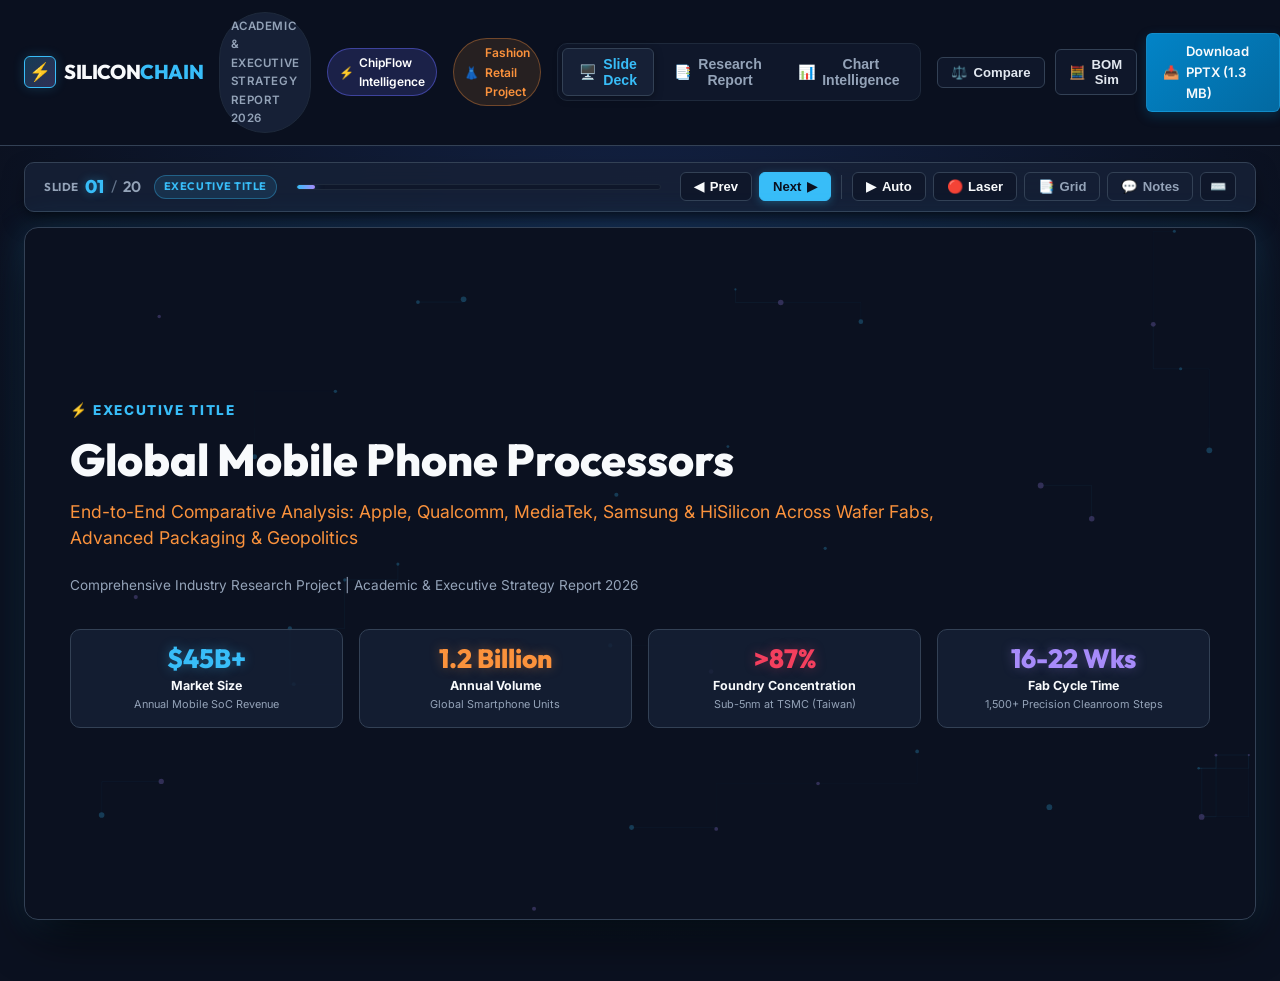
<file: index.html>
<!DOCTYPE html>
<html lang="en">
<head>
  <meta charset="UTF-8">
  <meta name="viewport" content="width=device-width, initial-scale=1.0">
  <title>Global Mobile Processor Supply Chain Analysis & Executive Presentation</title>
  <meta name="description" content="In-depth Supply Chain Analysis of Mobile Phone Processors across Apple, Qualcomm, MediaTek, Samsung, Google and HiSilicon. Features interactive 20-slide presentation, interactive BOM simulator, company comparator, and research report.">
  <link rel="preconnect" href="https://fonts.googleapis.com">
  <link rel="preconnect" href="https://fonts.gstatic.com" crossorigin>
  <link href="https://fonts.googleapis.com/css2?family=Inter:wght@300;400;500;600;700;800&family=Outfit:wght@400;500;600;700;800&display=swap" rel="stylesheet">
  <link rel="stylesheet" href="index.css">
</head>
<body class="dark-theme">
  <!-- Top Navigation Header -->
  <header class="app-header" id="mainHeader">
    <div class="header-left">
      <div class="logo-badge">
        <span class="chip-icon">⚡</span>
        <span class="logo-text">SILICON<span class="accent-text">CHAIN</span></span>
      </div>
      <div class="project-pill">Academic & Executive Strategy Report 2026</div>
      <!-- Quick Switcher to ChipFlow Project -->
      <a href="ChipFlow.html" class="project-switch-link" title="Open ChipFlow Intelligence Dashboard" style="background: rgba(99, 102, 241, 0.2); border-color: rgba(99, 102, 241, 0.5); color: #fff;">
        <span>⚡</span> ChipFlow Intelligence
      </a>
      <!-- Quick Switcher to Fashion Retail Project -->
      <a href="fashion_retail/index.html" class="project-switch-link" title="Switch to Fashion Retail Sales Project">
        <span>👗</span> Fashion Retail Project
      </a>
    </div>

    <!-- Mode Switcher -->
    <nav class="nav-tabs" id="navTabs">
      <button class="nav-tab active" data-view="presentation" id="tabPresentation">
        <span class="tab-icon">🖥️</span> Slide Deck
      </button>
      <button class="nav-tab" data-view="report" id="tabReport">
        <span class="tab-icon">📑</span> Research Report
      </button>
      <button class="nav-tab" data-view="charts" id="tabCharts">
        <span class="tab-icon">📊</span> Chart Intelligence
      </button>
    </nav>

    <!-- Header Actions & Interactive Tools -->
    <div class="header-right">
      <button class="btn-tool-action" id="btnOpenComparator" title="Compare Any 2 Chipmakers Side-by-Side (C)">
        <span>⚖️</span> Compare
      </button>
      <button class="btn-tool-action" id="btnOpenSimulator" title="Interactive Smartphone BOM & Margin Simulator (B)">
        <span>🧮</span> BOM Sim
      </button>
      <a href="mobile_processor_supply_chain_presentation.pptx" download class="btn-download" id="btnDownloadPPTX" title="Download genuine Microsoft PowerPoint (.pptx) file">
        <span class="icon">📥</span> Download PPTX (1.3 MB)
      </a>
      <button class="btn-icon" id="btnToggleFullscreen" title="Toggle Fullscreen (F)">
        <span>⛶</span>
      </button>
    </div>
  </header>

  <!-- Main App Container -->
  <main class="app-main">

    <!-- ================= VIEW 1: PRESENTATION SLIDE DECK ================= -->
    <section class="view-section active" id="viewPresentation">
      <!-- Presentation Player Toolbar -->
      <div class="deck-toolbar">
        <div class="slide-indicator">
          <span class="indicator-title">SLIDE</span>
          <span class="current-num" id="currentSlideNum">01</span>
          <span class="divider">/</span>
          <span class="total-num" id="totalSlidesNum">20</span>
          <span class="slide-category-badge" id="slideCategoryBadge">OVERVIEW</span>
        </div>

        <div class="progress-bar-container" title="Presentation Progress">
          <div class="progress-bar" id="presentationProgressBar"></div>
          <div class="autoplay-timer-bar" id="autoplayTimerBar"></div>
        </div>

        <div class="deck-controls">
          <button class="deck-btn" id="btnPrevSlide" title="Previous Slide (← / Space)">
            <span>◀</span> Prev
          </button>
          <button class="deck-btn btn-primary" id="btnNextSlide" title="Next Slide (→)">
            Next <span>▶</span>
          </button>
          
          <div class="control-divider"></div>

          <!-- Autoplay Button -->
          <button class="deck-btn btn-feature" id="btnToggleAutoplay" title="Toggle Auto-Play Slides (P)">
            <span id="autoplayIcon">▶</span> <span id="autoplayLabel">Auto</span>
          </button>

          <!-- Laser Pointer Button -->
          <button class="deck-btn btn-feature" id="btnToggleLaser" title="Toggle Interactive Laser Pointer (L)">
            <span>🔴</span> Laser
          </button>

          <!-- Grid Drawer -->
          <button class="deck-btn btn-outline" id="btnSlideDrawer" title="View All Slides Grid (G)">
            <span>📑</span> Grid
          </button>

          <!-- Speaker Notes -->
          <button class="deck-btn btn-outline" id="btnToggleNotes" title="Toggle Presenter Speaker Notes (N)">
            <span>💬</span> Notes
          </button>

          <!-- Shortcuts Guide -->
          <button class="deck-btn btn-icon-only" id="btnOpenShortcuts" title="Keyboard Shortcuts (?)">
            <span>⌨️</span>
          </button>
        </div>
      </div>

      <!-- Slide Viewport (16:9 Aspect Ratio Container) -->
      <div class="slide-viewport-wrapper" id="slideViewportWrapper">
        <!-- Ambient Circuit Canvas -->
        <canvas class="ambient-canvas" id="ambientCanvas"></canvas>

        <!-- Laser Pointer Element -->
        <div class="laser-pointer" id="laserPointer"></div>

        <!-- Slide Stage with Transition Animations -->
        <div class="slide-stage" id="slideStage">
          <!-- Slide contents dynamically rendered here -->
        </div>

        <!-- Slide Navigation Overlay Floaters (Hover Accessible) -->
        <button class="slide-nav-arrow arrow-left" id="arrowPrev" title="Previous Slide">‹</button>
        <button class="slide-nav-arrow arrow-right" id="arrowNext" title="Next Slide">›</button>
      </div>

      <!-- Presenter Speaker Notes Panel (Collapsible) -->
      <aside class="speaker-notes-panel" id="speakerNotesPanel">
        <div class="notes-header">
          <div class="notes-title">
            <span>🎙️</span> Presenter Speaker Notes & Talking Points
          </div>
          <button class="notes-close" id="btnCloseNotes">✕</button>
        </div>
        <div class="notes-content" id="speakerNotesText">
          Select or navigate to a slide to inspect executive speaking talking points.
        </div>
      </aside>

      <!-- Slide Drawer (Modal Grid of all 20 Slides) -->
      <div class="slide-drawer-overlay" id="slideDrawerOverlay">
        <div class="slide-drawer-modal">
          <div class="drawer-header">
            <div>
              <h3>Jump to Slide</h3>
              <p class="drawer-sub">Select any of the 20 comprehensive slides to navigate instantly</p>
            </div>
            <div class="drawer-header-actions">
              <input type="text" id="slideSearchInput" class="slide-search-input" placeholder="Filter slides (e.g., TSMC, Apple, BOM)...">
              <button class="drawer-close" id="btnCloseDrawer">✕</button>
            </div>
          </div>
          <div class="drawer-grid" id="drawerGrid">
            <!-- Populated via JavaScript -->
          </div>
        </div>
      </div>

      <!-- Keyboard Shortcuts Modal -->
      <div class="modal-overlay" id="shortcutsModalOverlay">
        <div class="custom-modal modal-sm">
          <div class="modal-header">
            <h3><span>⌨️</span> Presentation Keyboard Shortcuts</h3>
            <button class="modal-close" id="btnCloseShortcuts">✕</button>
          </div>
          <div class="modal-body">
            <div class="shortcuts-grid">
              <div class="shortcut-item"><kbd>→</kbd> or <kbd>Space</kbd> <span>Next Slide</span></div>
              <div class="shortcut-item"><kbd>←</kbd> <span>Previous Slide</span></div>
              <div class="shortcut-item"><kbd>P</kbd> <span>Play / Pause Autoplay</span></div>
              <div class="shortcut-item"><kbd>L</kbd> <span>Toggle Laser Pointer</span></div>
              <div class="shortcut-item"><kbd>C</kbd> <span>Open Company Comparator</span></div>
              <div class="shortcut-item"><kbd>B</kbd> <span>Open BOM Simulator</span></div>
              <div class="shortcut-item"><kbd>G</kbd> <span>Open Slides Grid Drawer</span></div>
              <div class="shortcut-item"><kbd>N</kbd> <span>Toggle Speaker Notes</span></div>
              <div class="shortcut-item"><kbd>F</kbd> <span>Toggle Fullscreen</span></div>
              <div class="shortcut-item"><kbd>Home</kbd> / <kbd>End</kbd> <span>First / Last Slide</span></div>
              <div class="shortcut-item"><kbd>Esc</kbd> <span>Close Any Modal</span></div>
              <div class="shortcut-item"><kbd>?</kbd> <span>Open This Shortcuts HUD</span></div>
            </div>
          </div>
        </div>
      </div>

      <!-- Interactive Competitor Comparator Modal -->
      <div class="modal-overlay" id="comparatorModalOverlay">
        <div class="custom-modal modal-lg">
          <div class="modal-header">
            <div>
              <h3><span>⚖️</span> Head-to-Head Mobile Silicon Comparator</h3>
              <p class="modal-sub">Select any two semiconductor firms to benchmark their architecture, foundry allocation, economics, and supply resilience.</p>
            </div>
            <button class="modal-close" id="btnCloseComparator">✕</button>
          </div>
          <div class="modal-body">
            <!-- Company Selection Dropdowns -->
            <div class="comparator-selectors">
              <div class="selector-box">
                <label>Company A:</label>
                <select id="selectCompA" class="custom-select">
                  <option value="apple">Apple Silicon</option>
                  <option value="qualcomm" selected>Qualcomm Snapdragon</option>
                  <option value="mediatek">MediaTek Dimensity</option>
                  <option value="samsung">Samsung Exynos</option>
                  <option value="google">Google Tensor</option>
                  <option value="hisilicon">HiSilicon (Huawei)</option>
                </select>
              </div>

              <div class="vs-badge">VS</div>

              <div class="selector-box">
                <label>Company B:</label>
                <select id="selectCompB" class="custom-select">
                  <option value="apple" selected>Apple Silicon</option>
                  <option value="qualcomm">Qualcomm Snapdragon</option>
                  <option value="mediatek">MediaTek Dimensity</option>
                  <option value="samsung">Samsung Exynos</option>
                  <option value="google">Google Tensor</option>
                  <option value="hisilicon">HiSilicon (Huawei)</option>
                </select>
              </div>
            </div>

            <!-- Dynamic Comparison Grid -->
            <div class="comparison-results" id="comparisonResults">
              <!-- Rendered dynamically via JS -->
            </div>
          </div>
        </div>
      </div>

      <!-- Interactive Smartphone BOM & Margin Simulator Modal -->
      <div class="modal-overlay" id="simulatorModalOverlay">
        <div class="custom-modal modal-xl">
          <div class="modal-header">
            <div>
              <h3><span>🧮</span> Interactive Smartphone BOM & Hardware Margin Simulator</h3>
              <p class="modal-sub">Simulate component cost trade-offs, foundry node pricing, and observe the direct impact of silicon costs on OEM profitability.</p>
            </div>
            <button class="modal-close" id="btnCloseSimulator">✕</button>
          </div>
          <div class="modal-body simulator-body">
            <!-- Left: Configurator Controls -->
            <div class="sim-controls">
              <div class="sim-group">
                <label class="sim-label">Preset Smartphone Tier:</label>
                <div class="sim-preset-buttons">
                  <button class="btn-preset active" data-preset="ultra_flagship">Ultra Flagship ($1,199)</button>
                  <button class="btn-preset" data-preset="flagship">Standard Flagship ($799)</button>
                  <button class="btn-preset" data-preset="midrange">Upper Mid-Tier ($499)</button>
                  <button class="btn-preset" data-preset="budget">Budget ($199)</button>
                </div>
              </div>

              <div class="sim-group">
                <label class="sim-label">Application Processor (SoC) & Node:</label>
                <select id="simSoC" class="custom-select">
                  <option value="185">3nm N3E Flagship SoC (Apple A18 / Snap 8 Elite) — $185</option>
                  <option value="130">3nm Value Flagship (MediaTek Dimensity 9400) — $130</option>
                  <option value="75">4nm Sub-Flagship (Snapdragon 7+ Gen 3 / Exynos 2400) — $75</option>
                  <option value="42">6nm High-Volume Mid-Tier (Dimensity 7050) — $42</option>
                  <option value="22">12nm Entry-Level 4G/5G (Unisoc T616) — $22</option>
                </select>
              </div>

              <div class="sim-group">
                <label class="sim-label">Display Subsystem:</label>
                <select id="simDisplay" class="custom-select">
                  <option value="95">6.8" LTPO 120Hz Curved OLED (Samsung/LG) — $95</option>
                  <option value="55">6.7" Rigid 120Hz OLED (BOE/Visionox) — $55</option>
                  <option value="25">6.6" 90Hz FHD+ IPS LCD — $25</option>
                </select>
              </div>

              <div class="sim-group">
                <label class="sim-label">Camera Array Subsystem:</label>
                <select id="simCamera" class="custom-select">
                  <option value="90">Triple 50MP Array + Periscope 5x Zoom (Sony Sensors) — $90</option>
                  <option value="50">Dual 50MP Main + Ultra-Wide — $50</option>
                  <option value="20">Single 50MP Main + 2MP Macro — $20</option>
                </select>
              </div>

              <div class="sim-group">
                <label class="sim-label">Memory & Storage (DRAM + Flash):</label>
                <select id="simMemory" class="custom-select">
                  <option value="65">16GB LPDDR5X + 512GB UFS 4.0 Storage — $65</option>
                  <option value="42">12GB LPDDR5X + 256GB UFS 3.1 Storage — $42</option>
                  <option value="22">6GB LPDDR4X + 128GB UFS 2.2 Storage — $22</option>
                </select>
              </div>

              <div class="sim-group">
                <label class="sim-label">Casing Materials & Frame:</label>
                <select id="simCasing" class="custom-select">
                  <option value="58">Grade 5 Titanium Frame + Ceramic Shield Glass — $58</option>
                  <option value="34">Aviation Aluminum Frame + Gorilla Glass Victus — $34</option>
                  <option value="14">Polycarbonate Composite Frame — $14</option>
                </select>
              </div>

              <div class="sim-group">
                <label class="sim-label">Target Smartphone Retail Price (MSRP):</label>
                <div class="slider-row">
                  <input type="range" id="simRetailSlider" min="150" max="1500" step="10" value="1199" class="custom-slider">
                  <span class="slider-val" id="simRetailVal">$1,199</span>
                </div>
              </div>
            </div>

            <!-- Right: Real-time Profitability & BOM Breakdown Output -->
            <div class="sim-output">
              <div class="output-card highlight">
                <div class="out-title">Total Hardware Bill of Materials (BOM)</div>
                <div class="out-value" id="simTotalBOM">$532</div>
                <div class="out-sub" id="simBOMSub">Excludes licensing royalties, software & freight</div>
              </div>

              <div class="output-row">
                <div class="output-card">
                  <div class="out-title">SoC Cost Share of BOM</div>
                  <div class="out-value accent-cyan" id="simSoCShare">34.8%</div>
                  <div class="out-sub" id="simSoCAmount">$185.00 allocated</div>
                </div>

                <div class="output-card">
                  <div class="out-title">Gross Hardware Margin</div>
                  <div class="out-value accent-emerald" id="simGrossMargin">$667 (55.6%)</div>
                  <div class="out-sub" id="simMarginHealth">Health: Premium Margin</div>
                </div>
              </div>

              <!-- Live Visual BOM Stack Bar -->
              <div class="bom-bar-wrap">
                <div class="bom-bar-label">Live BOM Subsystem Composition:</div>
                <div class="bom-stacked-bar" id="bomStackedBar">
                  <div class="stack-seg seg-soc" id="segSoC" style="width: 35%;" title="SoC & Modem"></div>
                  <div class="stack-seg seg-display" id="segDisplay" style="width: 18%;" title="Display"></div>
                  <div class="stack-seg seg-camera" id="segCamera" style="width: 17%;" title="Cameras"></div>
                  <div class="stack-seg seg-memory" id="segMemory" style="width: 12%;" title="Memory"></div>
                  <div class="stack-seg seg-casing" id="segCasing" style="width: 11%;" title="Casing"></div>
                  <div class="stack-seg seg-other" id="segOther" style="width: 7%;" title="RF/Power/Passives"></div>
                </div>
                <div class="bom-legend">
                  <span><i class="dot dot-soc"></i> SoC</span>
                  <span><i class="dot dot-display"></i> Display</span>
                  <span><i class="dot dot-camera"></i> Camera</span>
                  <span><i class="dot dot-memory"></i> Memory</span>
                  <span><i class="dot dot-casing"></i> Casing</span>
                  <span><i class="dot dot-other"></i> RF/Assembly</span>
                </div>
              </div>

              <!-- Strategic Insight Callout -->
              <div class="sim-insight-box" id="simInsightBox">
                <strong>Executive Reviewer Takeaway:</strong> With a 3nm flagship processor at $185, the processor alone represents over 34% of the phone's physical hardware costs. Only phones priced above $900 can sustain healthy gross margins (>50%) under cutting-edge node economics.
              </div>
            </div>
          </div>
        </div>
      </div>

    </section>

    <!-- ================= VIEW 2: RESEARCH REPORT ================= -->
    <section class="view-section" id="viewReport">
      <div class="report-layout">
        <!-- Sticky Table of Contents -->
        <aside class="report-sidebar">
          <div class="sidebar-sticky">
            <h4 class="sidebar-heading">REPORT NAVIGATION</h4>
            <ul class="toc-list" id="reportTOC">
              <li><a href="#rep-exec">1. Executive Summary</a></li>
              <li><a href="#rep-models">2. Business Models (Fabless vs IDM)</a></li>
              <li><a href="#rep-matrix">3. Competitor Matrix</a></li>
              <li><a href="#rep-apple">4. Apple Silicon Deep Dive</a></li>
              <li><a href="#rep-qualcomm">5. Qualcomm Snapdragon</a></li>
              <li><a href="#rep-mediatek">6. MediaTek Dimensity</a></li>
              <li><a href="#rep-samsung">7. Samsung Exynos & Foundry</a></li>
              <li><a href="#rep-special">8. Google Tensor & HiSilicon</a></li>
              <li><a href="#rep-tiers">9. 5-Tier Supply Chain Architecture</a></li>
              <li><a href="#rep-bom">10. Smartphone Bill of Materials</a></li>
              <li><a href="#rep-risks">11. Bullwhip Effect & Lead Times</a></li>
              <li><a href="#rep-geopolitics">12. Geopolitics & CHIPS Acts</a></li>
              <li><a href="#rep-future">13. 2nm GAA & Future Silicon</a></li>
              <li><a href="#rep-recommendations">14. Strategic Recommendations</a></li>
            </ul>

            <div class="sidebar-download-card">
              <h5>Official Presentation Deck</h5>
              <p>Download the fully editable widescreen .pptx presentation file.</p>
              <a href="mobile_processor_supply_chain_presentation.pptx" download class="btn-sidebar-download">
                📥 Download Presentation (.pptx)
              </a>
            </div>
          </div>
        </aside>

        <!-- Main Report Body -->
        <article class="report-body" id="reportBody">
          <div class="report-hero">
            <span class="report-tag">COMPREHENSIVE RESEARCH REPORT</span>
            <h1 class="report-title">Global Mobile Phone Processor Supply Chain Analysis</h1>
            <p class="report-subtitle">A Strategic Evaluation of Foundry Geopolitics, Advanced Packaging, Microarchitectural Shifts, and End-to-End Value Chains</p>
            <div class="report-meta">
              <span><strong>Author:</strong> Supply Chain Systems Research</span>
              <span><strong>Coverage:</strong> Apple, Qualcomm, MediaTek, Samsung, Google, HiSilicon, TSMC, ASML, ARM</span>
              <span><strong>Date:</strong> October 2026</span>
            </div>
          </div>

          <!-- Section 1 -->
          <section class="report-section" id="rep-exec">
            <h2>1. Executive Summary</h2>
            <p>The modern smartphone application processor (System-on-Chip, or SoC) represents the pinnacle of precision manufacturing, integrating between 15 billion and 20 billion transistors onto a single sliver of monocrystalline silicon measuring 100 to 125 square millimeters. In 2025–2026, the global smartphone processor industry commands over <strong>$45 billion in annual revenue</strong>, serving more than <strong>1.2 billion smartphones</strong> shipped globally each year.</p>
            
            <div class="report-kpi-grid">
              <div class="kpi-card accent-blue">
                <div class="kpi-val">$45B+</div>
                <div class="kpi-lbl">Global SoC Market Value</div>
                <div class="kpi-sub">Annual silicon revenues</div>
              </div>
              <div class="kpi-card accent-rose">
                <div class="kpi-val">&gt;87%</div>
                <div class="kpi-lbl">Sub-5nm Taiwan Share</div>
                <div class="kpi-sub">Concentrated at TSMC</div>
              </div>
              <div class="kpi-card accent-orange">
                <div class="kpi-val">$180+</div>
                <div class="kpi-lbl">Flagship SoC Cost</div>
                <div class="kpi-sub">+157% vs 2019 baseline</div>
              </div>
              <div class="kpi-card accent-emerald">
                <div class="kpi-val">100%</div>
                <div class="kpi-lbl">ASML EUV Monopoly</div>
                <div class="kpi-sub">Sole sub-7nm lithography</div>
              </div>
            </div>

            <p>While historically designed to balance raw CPU performance with battery life, mobile silicon has shifted radically into <strong>heterogeneous AI acceleration</strong>. The inclusion of high-throughput Neural Processing Units (NPUs) delivering 45–50+ TOPS, desktop-class ray tracing graphics, and integrated 5G/6G modems has made the processor the single costliest component in smartphones, commanding upwards of <strong>25% to 32% of total hardware Bill of Materials (BOM)</strong>.</p>
          </section>

          <!-- Section 2: Business Models -->
          <section class="report-section" id="rep-models">
            <h2>2. Semiconductor Operating Models: Fabless vs. IDM vs. Pure-Play Foundry</h2>
            <div class="models-grid">
              <div class="model-box">
                <div class="model-badge">MODEL 1</div>
                <h3>Captive Fabless (Apple, Google)</h3>
                <p>Silicon is engineered exclusively for proprietary first-party devices. Chips are treated as a system enabler rather than an independent profit center, amortized across retail device price tags exceeding $1,000. Apple leverages massive cash reserves to pre-buy entire initial node runs (such as TSMC's 3nm N3B).</p>
              </div>
              <div class="model-box">
                <div class="model-badge">MODEL 2</div>
                <h3>Merchant Fabless (Qualcomm, MediaTek)</h3>
                <p>Silicon is designed and sold to third-party smartphone OEMs globally. Highly vulnerable to OEM ordering cycles and consumer replacement volatility. Must balance aggressive R&D tape-out expenses against OEM margin resistance.</p>
              </div>
              <div class="model-box">
                <div class="model-badge">MODEL 3</div>
                <h3>Integrated Device Manufacturer (Samsung)</h3>
                <p>System LSI designs processors, while Samsung Foundry manufactures them. Internal friction frequently arises when captive mobile divisions (Samsung Galaxy MX) reject internal Exynos silicon due to lower foundry yields or thermal throttling compared to TSMC-made Snapdragon chips.</p>
              </div>
              <div class="model-box">
                <div class="model-badge">MODEL 4</div>
                <h3>Pure-Play Foundry (TSMC)</h3>
                <p>Dedicated contract manufacturing. By pledging never to create competing consumer hardware, TSMC commands the trust of direct competitors (Apple, Qualcomm, MediaTek, AMD, Nvidia), yielding colossal manufacturing scale and unrivaled yield learning curves.</p>
              </div>
            </div>
          </section>

          <!-- Section 3: Comparative Matrix -->
          <section class="report-section" id="rep-matrix">
            <h2>3. Cross-Company Comparative Matrix</h2>
            <div class="table-responsive">
              <table class="report-table">
                <thead>
                  <tr>
                    <th>Company</th>
                    <th>Flagship Chip</th>
                    <th>Model</th>
                    <th>CPU Architecture</th>
                    <th>Foundry</th>
                    <th>Node</th>
                    <th>Unit Share</th>
                    <th>Rev Share</th>
                    <th>Est. Cost</th>
                  </tr>
                </thead>
                <tbody>
                  <tr>
                    <td><strong>Apple</strong></td>
                    <td>A18 Pro / A17 Pro</td>
                    <td>Captive Fabless</td>
                    <td>Custom Apple ARMv9</td>
                    <td>TSMC</td>
                    <td>3nm (N3B/E)</td>
                    <td>18%</td>
                    <td>38%</td>
                    <td>$110-$135</td>
                  </tr>
                  <tr>
                    <td><strong>Qualcomm</strong></td>
                    <td>Snapdragon 8 Elite</td>
                    <td>Merchant Fabless</td>
                    <td>Custom Oryon (Nuvia)</td>
                    <td>TSMC</td>
                    <td>3nm (N3E)</td>
                    <td>28%</td>
                    <td>34%</td>
                    <td>$180-$200</td>
                  </tr>
                  <tr>
                    <td><strong>MediaTek</strong></td>
                    <td>Dimensity 9400</td>
                    <td>Merchant Fabless</td>
                    <td>All-Big ARM Cortex</td>
                    <td>TSMC</td>
                    <td>3nm (N3E)</td>
                    <td>37%</td>
                    <td>17%</td>
                    <td>$120-$140</td>
                  </tr>
                  <tr>
                    <td><strong>Samsung</strong></td>
                    <td>Exynos 2400 / 2500</td>
                    <td>Hybrid IDM</td>
                    <td>Stock ARM Cortex</td>
                    <td>Samsung</td>
                    <td>4nm / 3nm GAA</td>
                    <td>5%</td>
                    <td>5%</td>
                    <td>$100-$120</td>
                  </tr>
                  <tr>
                    <td><strong>Google</strong></td>
                    <td>Tensor G4 / G5</td>
                    <td>Captive Fabless</td>
                    <td>Custom TPU / ARM</td>
                    <td>Samsung &rarr; TSMC</td>
                    <td>4nm &rarr; 3nm</td>
                    <td>1.5%</td>
                    <td>1%</td>
                    <td>$90-$110</td>
                  </tr>
                  <tr>
                    <td><strong>HiSilicon</strong></td>
                    <td>Kirin 9010 / 9000s</td>
                    <td>Captive (Sanctioned)</td>
                    <td>Custom Taishan</td>
                    <td>SMIC</td>
                    <td>7nm DUV Multi</td>
                    <td>3%</td>
                    <td>3%</td>
                    <td>$140+ equiv.</td>
                  </tr>
                </tbody>
              </table>
            </div>
          </section>

          <!-- Section 4: Supply Chain Tiers -->
          <section class="report-section" id="rep-tiers">
            <h2>4. The 5-Tier Supply Chain Architecture</h2>
            <div class="tier-flow">
              <div class="tier-card tier-4">
                <div class="tier-tag">TIER 4</div>
                <h4>Raw Materials & Specialty Chemicals</h4>
                <p>Electronic-grade polysilicon refined to 99.999999999% purity. 300mm silicon ingots sliced by <strong>Shin-Etsu</strong> and <strong>SUMCO</strong> (Japan, >55% market share). High-purity photoresists from JSR/TOK, ultra-pure hydrogen fluoride, and noble gases (purified Neon from Ukraine/regional refiners).</p>
              </div>
              <div class="tier-card tier-3">
                <div class="tier-tag">TIER 3</div>
                <h4>Equipment (SME), EDA Software & Architectural IP</h4>
                <p>The <strong>ASML EUV Lithography</strong> monopoly (Netherlands). Etch and deposition equipment from Applied Materials, Lam Research, and Tokyo Electron. Logic synthesis and place-and-route software duopoly from <strong>Synopsys</strong> and <strong>Cadence</strong>. Architectural foundation from <strong>ARM Holdings</strong>.</p>
              </div>
              <div class="tier-card tier-2">
                <div class="tier-tag">TIER 2</div>
                <h4>Advanced Wafer Fabrication (Foundries)</h4>
                <p>Pure-play foundry giant <strong>TSMC</strong> fabricates >87% of all sub-5nm mobile processors in Taiwan (GigaFabs in Tainan and Hsinchu). Secondary fabrication at Samsung Foundry (S. Korea) and SMIC (China). Cycle time spans 16 to 22 weeks through 1,500+ chemical and laser steps.</p>
              </div>
              <div class="tier-card tier-1">
                <div class="tier-tag">TIER 1</div>
                <h4>Advanced Packaging, Assembly & Test (OSAT)</h4>
                <p>Wafer-Level Fan-Out (TSMC InFO-PoP) stacking LPDDR5X DRAM directly on top of the SoC via micro-copper pillars. Merchant packaging handled by <strong>ASE Group</strong>, <strong>Amkor</strong>, and <strong>JCET</strong>. Automated Test Equipment (ATE) verification by Advantest and Teradyne.</p>
              </div>
              <div class="tier-card tier-0">
                <div class="tier-tag">TIER 0</div>
                <h4>OEM Surface Mount Integration & Global Distribution</h4>
                <p>Surface Mount Technology (SMT) onto main logic boards by Foxconn, Pegatron, Luxshare, and Samsung Vietnam. High-value, temperature-controlled air freight delivery to international distribution centers in Anchorage, Louisville, Frankfurt, and Dubai.</p>
              </div>
            </div>
          </section>

          <!-- Section 5: BOM Cost Breakdown -->
          <section class="report-section" id="rep-bom">
            <h2>5. Bill of Materials (BOM) & Economic Escalation</h2>
            <p>Process node migration is experiencing sharp cost inflation. While a 28nm processed wafer cost ~$3,000 in 2011, a cutting-edge 3nm wafer exceeds $20,500, and upcoming 2nm GAA wafers are slated to hit $28,000 to $30,000. In a flagship smartphone with an overall hardware BOM of ~$560, the application processor and 5G RF subsystem account for roughly <strong>$165 (29.5%)</strong>, surpassing the display ($95) and camera modules ($88).</p>
            
            <div class="chart-embed-box">
              <img src="charts/bom_cost_breakdown.png" alt="Smartphone BOM Cost Breakdown" class="report-img">
              <div class="img-caption">Figure 1: Hardware Bill of Materials (BOM) allocation in a premium flagship smartphone ($560 Total BOM).</div>
            </div>
          </section>

          <!-- Section 6: Geopolitics -->
          <section class="report-section" id="rep-geopolitics">
            <h2>6. Geopolitical Realignment & CHIPS Acts</h2>
            <p>The geographic concentration of advanced semiconductor manufacturing in Taiwan poses an unprecedented single-point-of-failure risk to the global economy. In response, Western governments have initiated multi-billion-dollar industrial reshoring initiatives:</p>
            <ul>
              <li><strong>US CHIPS and Science Act ($52.7B):</strong> Subsidizing TSMC's $65B Fab 21 in Phoenix, Arizona, and Samsung's advanced foundry complex in Taylor, Texas. However, the lack of domestic US advanced packaging (InFO/CoWoS) means Arizona-made wafers must still be shipped back to Taiwan for packaging.</li>
              <li><strong>European Chips Act (€43B):</strong> Focused on automotive and industrial semiconductors, highlighted by TSMC's ESMC fab joint-venture in Dresden, Germany.</li>
              <li><strong>Chinese Domestic Substitution:</strong> Spurred by US Entity List restrictions, China has directed hundreds of billions into its domestic IC ecosystem, relying on SMIC and DUV multi-patterning to preserve domestic mobile silicon autonomy.</li>
            </ul>
          </section>

          <!-- Section 7: Future Outlook -->
          <section class="report-section" id="rep-future">
            <h2>7. Future Technology Roadmaps (2026–2030)</h2>
            <div class="tech-card-grid">
              <div class="tech-card">
                <h4>2nm Gate-All-Around (GAA)</h4>
                <p>Nanosheet transistor channels surrounded on all four sides by the gate electrode, eliminating quantum leakage and boosting power efficiency by 25-30%.</p>
              </div>
              <div class="tech-card">
                <h4>Backside Power Delivery (BSPDN)</h4>
                <p>Moving power distribution rails to the reverse side of the silicon wafer (TSMC A16 / Intel PowerVia), eliminating IR drop and boosting clock frequencies.</p>
              </div>
              <div class="tech-card">
                <h4>Mobile Disaggregated Chiplets</h4>
                <p>Partitioning monolithic processors into modular compute chiplets (2nm) and I/O modem chiplets (6nm/7nm) connected via UCIe low-latency interfaces.</p>
              </div>
              <div class="tech-card">
                <h4>On-Device Generative AI Real Estate</h4>
                <p>NPU silicon allocation expanding to >20% of the total die area, paired with high-bandwidth LPDDR6 memory delivering >150 GB/s bandwidth.</p>
              </div>
            </div>
          </section>

          <!-- Section 8: Recommendations -->
          <section class="report-section" id="rep-recommendations">
            <h2>8. Strategic Recommendations</h2>
            <div class="recommendations-container">
              <div class="rec-column">
                <h3>For Smartphone OEMs</h3>
                <ol>
                  <li><strong>Diversify Silicon Sourcing:</strong> Avoid exclusive dependency on Qualcomm by dual-sourcing MediaTek Dimensity across regional SKUs to maintain bargaining leverage.</li>
                  <li><strong>12-to-18-Month Allocation Contracts:</strong> Transition from short-term spot purchases to rolling capacity commitments with take-or-pay flexibility.</li>
                  <li><strong>Software-Silicon Co-Design:</strong> Optimize internal neural runtimes to maximize TOPS efficiency on mature nodes.</li>
                </ol>
              </div>
              <div class="rec-column">
                <h3>For Chip Designers</h3>
                <ol>
                  <li><strong>Maintain Dual-Foundry Portability:</strong> Design Process Design Kits (PDKs) with cross-foundry compatibility between TSMC and Samsung Foundry.</li>
                  <li><strong>Hedge Architectural Royalties:</strong> Expand R&D into the open-source <strong>RISC-V</strong> architecture to insulate corporate profit pools from Arm licensing changes.</li>
                  <li><strong>Pioneer Mobile Chiplets:</strong> Disaggregate analog RF modems from compute dies to reduce exposure to $28,000+ 2nm wafer costs.</li>
                </ol>
              </div>
            </div>
          </section>
        </article>
      </div>
    </section>

    <!-- ================= VIEW 3: CHART GALLERY ================= -->
    <section class="view-section" id="viewCharts">
      <div class="charts-view-container">
        <div class="charts-header">
          <h2>Semiconductor Supply Chain Visual Intelligence</h2>
          <p>High-resolution empirical datasets, market distribution models, and economic cost breakdown charts.</p>
        </div>

        <div class="charts-grid">
          <!-- Chart 1 -->
          <div class="chart-card">
            <div class="chart-card-header">
              <span class="chart-tag">MARKET SHARE</span>
              <h3>Global Smartphone SoC Market Share: Units vs. Value Capture</h3>
            </div>
            <div class="chart-image-wrap">
              <img src="charts/market_share_soc.png" alt="Market Share by Volume vs Revenue" class="gallery-img">
            </div>
            <div class="chart-insights">
              <strong>Key Insight:</strong> MediaTek commands the unit volume leadership (~37%) via mass-market budget devices, while Apple (~38%) and Qualcomm (~34%) capture over 72% of all dollar revenues in the global industry.
            </div>
          </div>

          <!-- Chart 2 -->
          <div class="chart-card">
            <div class="chart-card-header">
              <span class="chart-tag accent-rose">FOUNDRY CONCENTRATION</span>
              <h3>Sub-5nm Advanced Node Wafer Fabrication Capacity (<5nm)</h3>
            </div>
            <div class="chart-image-wrap">
              <img src="charts/foundry_advanced_nodes.png" alt="Advanced Node Foundry Share" class="gallery-img">
            </div>
            <div class="chart-insights">
              <strong>Key Insight:</strong> TSMC in Taiwan controls 87% of the world's sub-5nm fabrication capacity. Samsung Foundry holds ~10%, while Intel Foundry and SMIC account for the remainder.
            </div>
          </div>

          <!-- Chart 3 -->
          <div class="chart-card">
            <div class="chart-card-header">
              <span class="chart-tag accent-orange">WAFER ECONOMICS</span>
              <h3>Escalation of Advanced Semiconductor Wafer Costs by Node</h3>
            </div>
            <div class="chart-image-wrap">
              <img src="charts/wafer_cost_escalation.png" alt="Wafer Cost Escalation" class="gallery-img">
            </div>
            <div class="chart-insights">
              <strong>Key Insight:</strong> Moore's Law cost-per-transistor scaling has ended. Processed 300mm wafer costs have increased from $3,000 at 28nm to $20,500 at 3nm, approaching $28,000 for 2nm GAA.
            </div>
          </div>

          <!-- Chart 4 -->
          <div class="chart-card">
            <div class="chart-card-header">
              <span class="chart-tag accent-purple">HARDWARE BOM ALLOCATION</span>
              <h3>Estimated Bill of Materials (BOM) Breakdown - Flagship Tier</h3>
            </div>
            <div class="chart-image-wrap">
              <img src="charts/bom_cost_breakdown.png" alt="Smartphone BOM Breakdown" class="gallery-img">
            </div>
            <div class="chart-insights">
              <strong>Key Insight:</strong> The application processor and RF modem subsystem ($165) constitute 29.5% of total hardware BOM, exceeding displays ($95), camera arrays ($88), and memory ($62).
            </div>
          </div>

          <!-- Chart 5 -->
          <div class="chart-card full-width">
            <div class="chart-card-header">
              <span class="chart-tag accent-emerald">STRATEGIC RESILIENCE</span>
              <h3>Supply Chain Resilience & Strategic Control Comparison (Radar Chart)</h3>
            </div>
            <div class="chart-image-wrap center">
              <img src="charts/company_resilience_radar.png" alt="Company Resilience Radar" class="gallery-img radar-img">
            </div>
            <div class="chart-insights">
              <strong>Key Insight:</strong> Apple excels in margins, custom microarchitecture, and packaging control, but faces extreme single-source Taiwan foundry risk. Samsung boasts geographic insulation and in-house foundries, but trails in node yields and margins.
            </div>
          </div>
        </div>
      </div>
    </section>

  </main>

  <!-- JavaScript application logic -->
  <script src="index.js"></script>
</body>
</html>
</file>
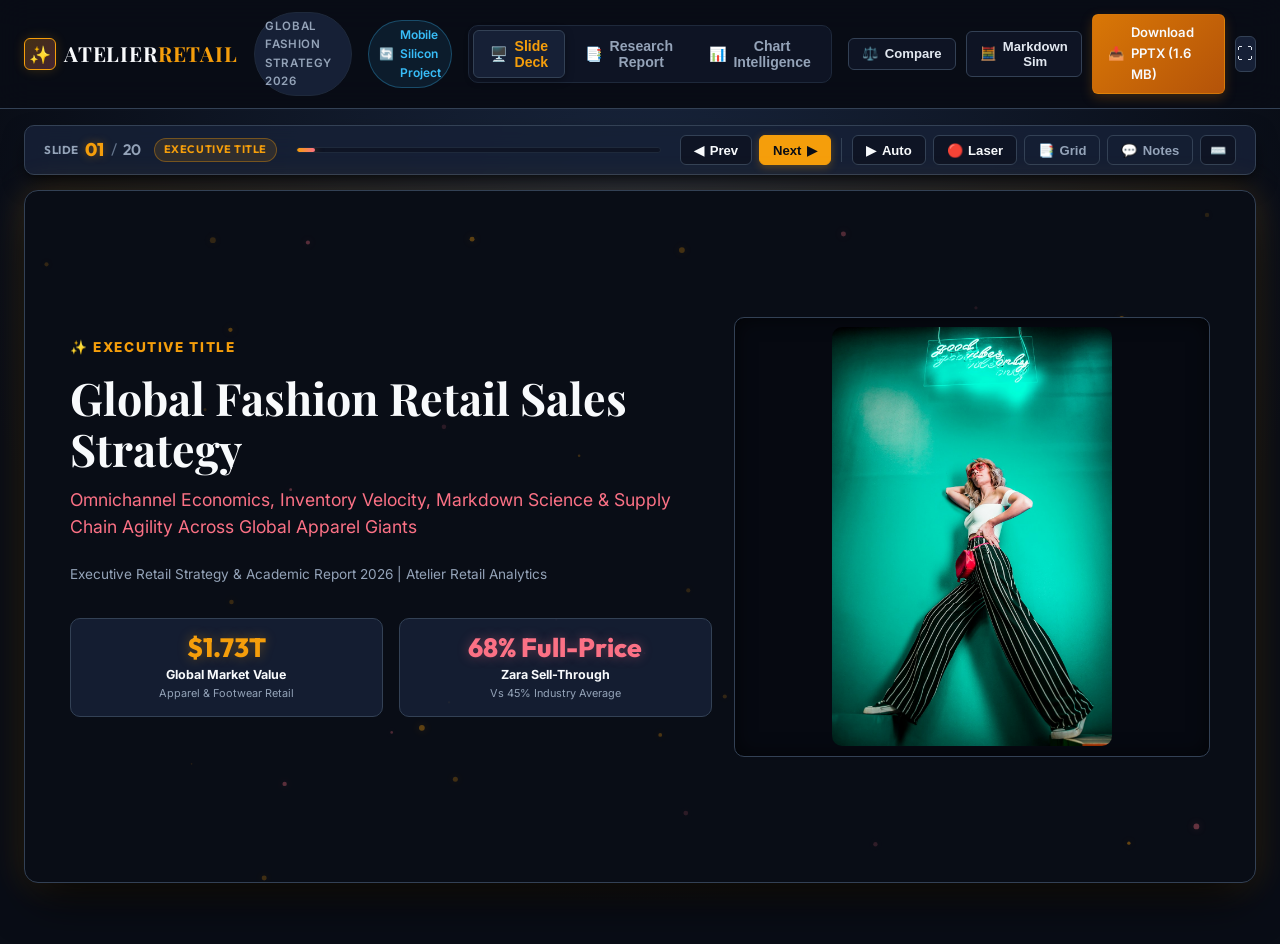
<file: fashion_retail/index.html>
<!DOCTYPE html>
<html lang="en">
<head>
  <meta charset="UTF-8">
  <meta name="viewport" content="width=device-width, initial-scale=1.0">
  <title>Global Fashion Retail Sales Analysis & Executive Presentation 2026</title>
  <meta name="description" content="Strategic Fashion Retail Sales Analysis across Zara, Shein, Nike, LVMH, and Uniqlo. Features interactive 20-slide presentation, markdown & margin simulator, brand comparator, and research report.">
  <link rel="preconnect" href="https://fonts.googleapis.com">
  <link rel="preconnect" href="https://fonts.gstatic.com" crossorigin>
  <link href="https://fonts.googleapis.com/css2?family=Inter:wght@300;400;500;600;700;800&family=Outfit:wght@400;500;600;700;800&family=Playfair+Display:ital,wght@0,600;0,700;1,600&display=swap" rel="stylesheet">
  <link rel="stylesheet" href="index.css">
</head>
<body class="dark-theme">
  <!-- Top Navigation Header -->
  <header class="app-header" id="mainHeader">
    <div class="header-left">
      <div class="logo-badge">
        <span class="fashion-icon">✨</span>
        <span class="logo-text">ATELIER<span class="accent-gold">RETAIL</span></span>
      </div>
      <div class="project-pill">Global Fashion Strategy 2026</div>

      <!-- Quick Switcher to Other Project -->
      <a href="../index.html" class="project-switch-link" title="Switch to Mobile Processor Supply Chain Project">
        <span>🔄</span> Mobile Silicon Project
      </a>
    </div>

    <!-- Mode Switcher -->
    <nav class="nav-tabs" id="navTabs">
      <button class="nav-tab active" data-view="presentation" id="tabPresentation">
        <span class="tab-icon">🖥️</span> Slide Deck
      </button>
      <button class="nav-tab" data-view="report" id="tabReport">
        <span class="tab-icon">📑</span> Research Report
      </button>
      <button class="nav-tab" data-view="charts" id="tabCharts">
        <span class="tab-icon">📊</span> Chart Intelligence
      </button>
    </nav>

    <!-- Header Actions & Interactive Tools -->
    <div class="header-right">
      <button class="btn-tool-action" id="btnOpenComparator" title="Compare Any 2 Fashion Brands Side-by-Side (C)">
        <span>⚖️</span> Compare
      </button>
      <button class="btn-tool-action" id="btnOpenSimulator" title="Interactive Fashion Markdown & Margin Simulator (B)">
        <span>🧮</span> Markdown Sim
      </button>
      <a href="fashion_retail_sales_presentation.pptx" download class="btn-download" id="btnDownloadPPTX" title="Download genuine Microsoft PowerPoint (.pptx) file">
        <span class="icon">📥</span> Download PPTX (1.6 MB)
      </a>
      <button class="btn-icon" id="btnToggleFullscreen" title="Toggle Fullscreen (F)">
        <span>⛶</span>
      </button>
    </div>
  </header>

  <!-- Main App Container -->
  <main class="app-main">

    <!-- ================= VIEW 1: PRESENTATION SLIDE DECK ================= -->
    <section class="view-section active" id="viewPresentation">
      <!-- Presentation Player Toolbar -->
      <div class="deck-toolbar">
        <div class="slide-indicator">
          <span class="indicator-title">SLIDE</span>
          <span class="current-num" id="currentSlideNum">01</span>
          <span class="divider">/</span>
          <span class="total-num" id="totalSlidesNum">20</span>
          <span class="slide-category-badge" id="slideCategoryBadge">OVERVIEW</span>
        </div>

        <div class="progress-bar-container" title="Presentation Progress">
          <div class="progress-bar" id="presentationProgressBar"></div>
          <div class="autoplay-timer-bar" id="autoplayTimerBar"></div>
        </div>

        <div class="deck-controls">
          <button class="deck-btn" id="btnPrevSlide" title="Previous Slide (← / Space)">
            <span>◀</span> Prev
          </button>
          <button class="deck-btn btn-primary" id="btnNextSlide" title="Next Slide (→)">
            Next <span>▶</span>
          </button>
          
          <div class="control-divider"></div>

          <!-- Autoplay Button -->
          <button class="deck-btn btn-feature" id="btnToggleAutoplay" title="Toggle Auto-Play Slides (P)">
            <span id="autoplayIcon">▶</span> <span id="autoplayLabel">Auto</span>
          </button>

          <!-- Laser Pointer Button -->
          <button class="deck-btn btn-feature" id="btnToggleLaser" title="Toggle Interactive Laser Pointer (L)">
            <span>🔴</span> Laser
          </button>

          <!-- Grid Drawer -->
          <button class="deck-btn btn-outline" id="btnSlideDrawer" title="View All Slides Grid (G)">
            <span>📑</span> Grid
          </button>

          <!-- Speaker Notes -->
          <button class="deck-btn btn-outline" id="btnToggleNotes" title="Toggle Presenter Speaker Notes (N)">
            <span>💬</span> Notes
          </button>

          <!-- Shortcuts Guide -->
          <button class="deck-btn btn-icon-only" id="btnOpenShortcuts" title="Keyboard Shortcuts (?)">
            <span>⌨️</span>
          </button>
        </div>
      </div>

      <!-- Slide Viewport (16:9 Aspect Ratio Container) -->
      <div class="slide-viewport-wrapper" id="slideViewportWrapper">
        <!-- Ambient Gold Sparkle Canvas -->
        <canvas class="ambient-canvas" id="ambientCanvas"></canvas>

        <!-- Laser Pointer Element -->
        <div class="laser-pointer" id="laserPointer"></div>

        <!-- Slide Stage with Transition Animations -->
        <div class="slide-stage" id="slideStage">
          <!-- Slide contents dynamically rendered here -->
        </div>

        <!-- Slide Navigation Overlay Floaters (Hover Accessible) -->
        <button class="slide-nav-arrow arrow-left" id="arrowPrev" title="Previous Slide">‹</button>
        <button class="slide-nav-arrow arrow-right" id="arrowNext" title="Next Slide">›</button>
      </div>

      <!-- Presenter Speaker Notes Panel (Collapsible) -->
      <aside class="speaker-notes-panel" id="speakerNotesPanel">
        <div class="notes-header">
          <div class="notes-title">
            <span>🎙️</span> Fashion Strategy Presenter Notes & Talking Points
          </div>
          <button class="notes-close" id="btnCloseNotes">✕</button>
        </div>
        <div class="notes-content" id="speakerNotesText">
          Select or navigate to a slide to inspect executive speaking talking points.
        </div>
      </aside>

      <!-- Slide Drawer (Modal Grid of all 20 Slides) -->
      <div class="slide-drawer-overlay" id="slideDrawerOverlay">
        <div class="slide-drawer-modal">
          <div class="drawer-header">
            <div>
              <h3>Jump to Slide</h3>
              <p class="drawer-sub">Select any of the 20 comprehensive fashion strategy slides</p>
            </div>
            <div class="drawer-header-actions">
              <input type="text" id="slideSearchInput" class="slide-search-input" placeholder="Filter slides (e.g., Zara, Shein, Returns)...">
              <button class="drawer-close" id="btnCloseDrawer">✕</button>
            </div>
          </div>
          <div class="drawer-grid" id="drawerGrid">
            <!-- Populated via JavaScript -->
          </div>
        </div>
      </div>

      <!-- Keyboard Shortcuts Modal -->
      <div class="modal-overlay" id="shortcutsModalOverlay">
        <div class="custom-modal modal-sm">
          <div class="modal-header">
            <h3><span>⌨️</span> Presentation Keyboard Shortcuts</h3>
            <button class="modal-close" id="btnCloseShortcuts">✕</button>
          </div>
          <div class="modal-body">
            <div class="shortcuts-grid">
              <div class="shortcut-item"><kbd>→</kbd> or <kbd>Space</kbd> <span>Next Slide</span></div>
              <div class="shortcut-item"><kbd>←</kbd> <span>Previous Slide</span></div>
              <div class="shortcut-item"><kbd>P</kbd> <span>Play / Pause Autoplay</span></div>
              <div class="shortcut-item"><kbd>L</kbd> <span>Toggle Laser Pointer</span></div>
              <div class="shortcut-item"><kbd>C</kbd> <span>Open Brand Comparator</span></div>
              <div class="shortcut-item"><kbd>B</kbd> <span>Open Markdown & Margin Simulator</span></div>
              <div class="shortcut-item"><kbd>G</kbd> <span>Open Slides Grid Drawer</span></div>
              <div class="shortcut-item"><kbd>N</kbd> <span>Toggle Speaker Notes</span></div>
              <div class="shortcut-item"><kbd>F</kbd> <span>Toggle Fullscreen</span></div>
              <div class="shortcut-item"><kbd>Home</kbd> / <kbd>End</kbd> <span>First / Last Slide</span></div>
              <div class="shortcut-item"><kbd>Esc</kbd> <span>Close Any Modal</span></div>
              <div class="shortcut-item"><kbd>?</kbd> <span>Open This Shortcuts HUD</span></div>
            </div>
          </div>
        </div>
      </div>

      <!-- Interactive Brand Comparator Modal -->
      <div class="modal-overlay" id="comparatorModalOverlay">
        <div class="custom-modal modal-lg">
          <div class="modal-header">
            <div>
              <h3><span>⚖️</span> Head-to-Head Fashion Brand Comparator</h3>
              <p class="modal-sub">Benchmark business models, design-to-rack speed, inventory turns, full-price sell-through, and margin resilience.</p>
            </div>
            <button class="modal-close" id="btnCloseComparator">✕</button>
          </div>
          <div class="modal-body">
            <!-- Brand Selection Dropdowns -->
            <div class="comparator-selectors">
              <div class="selector-box">
                <label>Brand A:</label>
                <select id="selectCompA" class="custom-select">
                  <option value="zara" selected>Inditex / Zara</option>
                  <option value="shein">Shein (Ultra-Fast)</option>
                  <option value="nike">Nike Inc.</option>
                  <option value="lvmh">LVMH (Luxury)</option>
                  <option value="uniqlo">Fast Retailing (Uniqlo)</option>
                  <option value="hm">H&M Group</option>
                </select>
              </div>

              <div class="vs-badge">VS</div>

              <div class="selector-box">
                <label>Brand B:</label>
                <select id="selectCompB" class="custom-select">
                  <option value="zara">Inditex / Zara</option>
                  <option value="shein" selected>Shein (Ultra-Fast)</option>
                  <option value="nike">Nike Inc.</option>
                  <option value="lvmh">LVMH (Luxury)</option>
                  <option value="uniqlo">Fast Retailing (Uniqlo)</option>
                  <option value="hm">H&M Group</option>
                </select>
              </div>
            </div>

            <!-- Dynamic Comparison Grid -->
            <div class="comparison-results" id="comparisonResults">
              <!-- Rendered dynamically via JS -->
            </div>
          </div>
        </div>
      </div>

      <!-- Interactive Fashion Retail Markdown & Margin Simulator Modal -->
      <div class="modal-overlay" id="simulatorModalOverlay">
        <div class="custom-modal modal-xl">
          <div class="modal-header">
            <div>
              <h3><span>🧮</span> Interactive Fashion Markdown & Margin Simulator</h3>
              <p class="modal-sub">Simulate seasonal sell-through rates, clearance discounts, and e-commerce return rates to observe retail profitability.</p>
            </div>
            <button class="modal-close" id="btnCloseSimulator">✕</button>
          </div>
          <div class="modal-body simulator-body">
            <!-- Left: Configurator Controls -->
            <div class="sim-controls">
              <div class="sim-group">
                <label class="sim-label">Preset Garment Archetype:</label>
                <div class="sim-preset-buttons">
                  <button class="btn-preset active" data-preset="luxury_coat">Haute Couture Coat ($950)</button>
                  <button class="btn-preset" data-preset="tailored_blazer">Zara Tailored Blazer ($120)</button>
                  <button class="btn-preset" data-preset="athleisure_hoodie">Nike Tech Hoodie ($95)</button>
                  <button class="btn-preset" data-preset="fast_dress">Shein Summer Dress ($22)</button>
                </div>
              </div>

              <div class="sim-group">
                <label class="sim-label">Initial Full Retail Tag Price (MSRP):</label>
                <div class="slider-row">
                  <input type="range" id="simMSRP" min="15" max="1200" step="5" value="120" class="custom-slider">
                  <span class="slider-val" id="simMSRPVal">$120</span>
                </div>
              </div>

              <div class="sim-group">
                <label class="sim-label">Production & CMT Manufacturing Cost per Unit:</label>
                <div class="slider-row">
                  <input type="range" id="simCOGS" min="4" max="250" step="1" value="26" class="custom-slider">
                  <span class="slider-val" id="simCOGSVal">$26</span>
                </div>
              </div>

              <div class="sim-group">
                <label class="sim-label">Full-Price Sell-Through Rate (% sold before discount):</label>
                <div class="slider-row">
                  <input type="range" id="simFullPriceSellThrough" min="20" max="95" step="1" value="68" class="custom-slider">
                  <span class="slider-val" id="simFullPriceVal">68%</span>
                </div>
                <span class="slider-hint">Industry Avg: 45% | Zara: 68% | Luxury: 95%+</span>
              </div>

              <div class="sim-group">
                <label class="sim-label">End-of-Season Markdown Discount Rate:</label>
                <select id="simMarkdownDiscount" class="custom-select">
                  <option value="0.20">20% Off (Gentle Seasonal Sale)</option>
                  <option value="0.40" selected>40% Off (Standard Semi-Annual Clearance)</option>
                  <option value="0.60">60% Off (Aggressive Liquidation Sale)</option>
                </select>
              </div>

              <div class="sim-group">
                <label class="sim-label">E-Commerce Return Rate:</label>
                <div class="slider-row">
                  <input type="range" id="simReturnRate" min="5" max="45" step="1" value="25" class="custom-slider">
                  <span class="slider-val" id="simReturnVal">25%</span>
                </div>
                <span class="slider-hint">In-Store Avg: 8-10% | Online Apparel Avg: 25-35%</span>
              </div>
            </div>

            <!-- Right: Real-time Profitability Output -->
            <div class="sim-output">
              <div class="output-card highlight">
                <div class="out-title">Average Realized Selling Price</div>
                <div class="out-value accent-gold" id="simRealizedPrice">$104.64</div>
                <div class="out-sub" id="simRealizedSub">Effective net revenue after markdown discounts</div>
              </div>

              <div class="output-row">
                <div class="output-card">
                  <div class="out-title">Effective Gross Margin</div>
                  <div class="out-value accent-emerald" id="simGrossMarginPct">59.8%</div>
                  <div class="out-sub" id="simGrossMarginDollar">$62.50 per unit</div>
                </div>

                <div class="output-card">
                  <div class="out-title">Net Operating Profit (EBIT)</div>
                  <div class="out-value accent-cyan" id="simNetMarginDollar">$14.20 (13.6%)</div>
                  <div class="out-sub" id="simMarginHealth">Health: Strong Profitability</div>
                </div>
              </div>

              <!-- Live Cost Allocation Stacked Bar -->
              <div class="bom-bar-wrap">
                <div class="bom-bar-label">Unit Revenue Allocation Breakdown:</div>
                <div class="bom-stacked-bar" id="fashionStackedBar">
                  <div class="stack-seg seg-cogs" id="segCOGS" style="width: 25%;" title="Manufacturing COGS"></div>
                  <div class="stack-seg seg-store" id="segStore" style="width: 24%;" title="Store Labor & Rent"></div>
                  <div class="stack-seg seg-marketing" id="segMarketing" style="width: 14%;" title="Marketing & CAC"></div>
                  <div class="stack-seg seg-returns" id="segReturns" style="width: 11%;" title="Returns & Freight"></div>
                  <div class="stack-seg seg-markdown" id="segMarkdown" style="width: 12%;" title="Markdown Loss"></div>
                  <div class="stack-seg seg-profit" id="segProfit" style="width: 14%;" title="Net EBIT Profit"></div>
                </div>
                <div class="bom-legend">
                  <span><i class="dot dot-cogs"></i> Manufacturing</span>
                  <span><i class="dot dot-store"></i> Store & Rent</span>
                  <span><i class="dot dot-marketing"></i> Marketing</span>
                  <span><i class="dot dot-returns"></i> Returns</span>
                  <span><i class="dot dot-markdown"></i> Markdown Loss</span>
                  <span><i class="dot dot-profit"></i> Net Profit</span>
                </div>
              </div>

              <!-- Strategic Insight Box -->
              <div class="sim-insight-box" id="simInsightBox">
                <strong>Executive Reviewer Takeaway:</strong> With a 68% full-price sell-through rate, the retailer recovers strong gross margins. Boosting full-price sales by just 10% delivers a 2.4x higher profit increase than attempting to cut fabric manufacturing costs.
              </div>
            </div>
          </div>
        </div>
      </div>

    </section>

    <!-- ================= VIEW 2: RESEARCH REPORT ================= -->
    <section class="view-section" id="viewReport">
      <div class="report-layout">
        <!-- Sticky Table of Contents -->
        <aside class="report-sidebar">
          <div class="sidebar-sticky">
            <h4 class="sidebar-heading">REPORT NAVIGATION</h4>
            <ul class="toc-list" id="reportTOC">
              <li><a href="#rep-exec">1. Executive Summary</a></li>
              <li><a href="#rep-models">2. Business Models & Archetypes</a></li>
              <li><a href="#rep-matrix">3. Competitor Matrix</a></li>
              <li><a href="#rep-tiers">4. 5-Tier Supply Chain Architecture</a></li>
              <li><a href="#rep-omnichannel">5. Omnichannel & 50/50 Channel Split</a></li>
              <li><a href="#rep-economics">6. Unit Economics of $100 Garment</a></li>
              <li><a href="#rep-returns">7. Reverse Logistics & Returns</a></li>
              <li><a href="#rep-markdowns">8. Markdown Science & AI Pricing</a></li>
              <li><a href="#rep-tech">9. Tech Stack, RFID & Computer Vision</a></li>
              <li><a href="#rep-sustainability">10. ESG, Circularity & Strategic Playbook</a></li>
            </ul>

            <div class="sidebar-download-card">
              <h5>Official Presentation Deck</h5>
              <p>Download the fully editable widescreen .pptx presentation file.</p>
              <a href="fashion_retail_sales_presentation.pptx" download class="btn-sidebar-download">
                📥 Download Presentation (.pptx)
              </a>
            </div>
          </div>
        </aside>

        <!-- Main Report Body -->
        <article class="report-body" id="reportBody">
          <div class="report-hero">
            <span class="report-tag">COMPREHENSIVE RESEARCH REPORT</span>
            <h1 class="report-title">Global Fashion Retail Sales & Omnichannel Strategy Analysis</h1>
            <p class="report-subtitle">A Strategic Evaluation of Inventory Velocity, Markdown Optimization, Omnichannel Fulfillment, and Supply Chain Agility</p>
            <div class="report-meta">
              <span><strong>Author:</strong> Fashion Retail Analytics Group</span>
              <span><strong>Coverage:</strong> Inditex (Zara), Shein, Nike, LVMH, Fast Retailing (Uniqlo), H&M</span>
              <span><strong>Date:</strong> October 2026</span>
            </div>
          </div>

          <!-- Section 1 -->
          <section class="report-section" id="rep-exec">
            <h2>1. Executive Summary</h2>
            <p>The global apparel and footwear retail market represents an economic colossus valued at <strong>over $1.73 trillion annually</strong>, supporting millions of global manufacturing and retail jobs. Historically driven by traditional six-month seasonal cycles (Spring/Summer and Autumn/Winter), the fashion industry has undergone a seismic revolution catalyzed by <strong>omnichannel shopping, algorithmic trend discovery, agile supply chain nearshoring, and ultra-fast on-demand manufacturing</strong>.</p>
            
            <div class="report-kpi-grid">
              <div class="kpi-card accent-gold">
                <div class="kpi-val">$1.73T</div>
                <div class="kpi-lbl">Global Market Value</div>
                <div class="kpi-sub">Apparel & Footwear Retail</div>
              </div>
              <div class="kpi-card accent-emerald">
                <div class="kpi-val">68%</div>
                <div class="kpi-lbl">Zara Full-Price Sell-Thru</div>
                <div class="kpi-sub">Vs 45% Industry Average</div>
              </div>
              <div class="kpi-card accent-rose">
                <div class="kpi-val">28.5%</div>
                <div class="kpi-lbl">E-Commerce Return Rate</div>
                <div class="kpi-sub">Triples in-store return rate</div>
              </div>
              <div class="kpi-card accent-cyan">
                <div class="kpi-val">7-15 Days</div>
                <div class="kpi-lbl">Agile Cycle Time</div>
                <div class="kpi-sub">Design to consumer rack</div>
              </div>
            </div>

            <p>Today's retail winners are those that maintain <strong>velocity over volume</strong>. By producing in small batches (100–500 units) and nearshoring production in Portugal, Morocco, Turkey, and Mexico, agile brands like Zara and Shein dramatically cut design-to-rack lead times, protect gross margins from markdown erosion, and minimize dead-stock inventory.</p>
          </section>

          <!-- Section 2: Business Models -->
          <section class="report-section" id="rep-models">
            <h2>2. Fashion Retail Operating Models & Archetypes</h2>
            <div class="models-grid">
              <div class="model-box">
                <div class="model-badge">MODEL 1</div>
                <h3>Ultra-Fast Digital On-Demand (Shein, Temu)</h3>
                <p>Digital-only platforms producing clothing in micro-batches of 50 to 100 units based on algorithmic trend scraping. Automated reorders are placed within 48 hours as demand spikes. Cross-border air shipping leverages de minimis customs duty exemptions.</p>
              </div>
              <div class="model-box">
                <div class="model-badge">MODEL 2</div>
                <h3>Agile Nearshore Fast Fashion (Inditex / Zara)</h3>
                <p>Over 50% of production nearshored in Spain, Portugal, Morocco, and Turkey. Turnaround from sketch to store racks occurs in 15 to 20 days. Deliberate store scarcity drives superior full-price sell-through rates (>68%).</p>
              </div>
              <div class="model-box">
                <div class="model-badge">MODEL 3</div>
                <h3>Performance Sportswear (Nike, Lululemon, Adidas)</h3>
                <p>Long-cycle product development (6 to 9 months) requiring complex footwear injection tooling, performance textiles, and multi-year athlete sponsorships. Balances wholesale mall distribution with digital DTC apps.</p>
              </div>
              <div class="model-box">
                <div class="model-badge">MODEL 4</div>
                <h3>Artisanal Luxury & Haute Couture (LVMH, Hermès)</h3>
                <p>Engineered exclusivity and zero promotional markdowns. Handcrafted artisanal workshops in France and Italy; trophy flagship real estate on Fifth Avenue and Champs-Élysées. Gross margins exceed 70%.</p>
              </div>
            </div>
          </section>

          <!-- Section 3: Comparative Matrix -->
          <section class="report-section" id="rep-matrix">
            <h2>3. Cross-Company Comparative Matrix</h2>
            <div class="table-responsive">
              <table class="report-table">
                <thead>
                  <tr>
                    <th>Company</th>
                    <th>Annual Revenue</th>
                    <th>Business Model</th>
                    <th>Design-to-Rack</th>
                    <th>Sourcing Hubs</th>
                    <th>Turns / Yr</th>
                    <th>Full-Price %</th>
                    <th>Gross Margin</th>
                  </tr>
                </thead>
                <tbody>
                  <tr>
                    <td><strong>Inditex (Zara)</strong></td>
                    <td>$38.5 Billion</td>
                    <td>Agile Nearshore Fast</td>
                    <td>15 – 21 Days</td>
                    <td>Spain, Portugal, Morocco</td>
                    <td>8.2x</td>
                    <td>68%</td>
                    <td>57.8%</td>
                  </tr>
                  <tr>
                    <td><strong>Shein</strong></td>
                    <td>$34.0 Billion</td>
                    <td>Ultra-Fast Digital</td>
                    <td>7 – 10 Days</td>
                    <td>Guangzhou (China)</td>
                    <td>12.5x</td>
                    <td>~50%</td>
                    <td>44.0%</td>
                  </tr>
                  <tr>
                    <td><strong>Nike Inc.</strong></td>
                    <td>$51.4 Billion</td>
                    <td>Sportswear & Footwear</td>
                    <td>6 – 9 Months</td>
                    <td>Vietnam, Indonesia</td>
                    <td>3.8x</td>
                    <td>58%</td>
                    <td>44.6%</td>
                  </tr>
                  <tr>
                    <td><strong>LVMH Fashion</strong></td>
                    <td>$46.2 Billion</td>
                    <td>Artisanal Luxury</td>
                    <td>6 – 12 Months</td>
                    <td>France, Italy</td>
                    <td>2.1x</td>
                    <td>98%</td>
                    <td>72.5%</td>
                  </tr>
                  <tr>
                    <td><strong>Uniqlo (Fast Retailing)</strong></td>
                    <td>$20.8 Billion</td>
                    <td>Functional LifeWear</td>
                    <td>3 – 6 Months</td>
                    <td>China, Vietnam, Bangladesh</td>
                    <td>5.5x</td>
                    <td>74%</td>
                    <td>52.4%</td>
                  </tr>
                  <tr>
                    <td><strong>H&M Group</strong></td>
                    <td>$22.3 Billion</td>
                    <td>Traditional Fast Fashion</td>
                    <td>45 – 60 Days</td>
                    <td>Bangladesh, India, China</td>
                    <td>4.2x</td>
                    <td>48%</td>
                    <td>51.2%</td>
                  </tr>
                </tbody>
              </table>
            </div>
          </section>

          <!-- Section 4: Supply Chain Tiers -->
          <section class="report-section" id="rep-tiers">
            <h2>4. The 5-Tier Fashion Supply Chain Architecture</h2>
            <div class="tier-flow">
              <div class="tier-card tier-4">
                <div class="tier-tag">TIER 4</div>
                <h4>Raw Agricultural & Petrochemical Fiber Production</h4>
                <p>Natural cotton farming in India, US, and Brazil. Synthetic petroleum-derived polymers (polyester, nylon, elastane) representing over 65% of all global garment fibers produced annually.</p>
              </div>
              <div class="tier-card tier-3">
                <div class="tier-tag">TIER 3</div>
                <h4>Yarn Spinning, Weaving, Knitting & Fabric Finishing</h4>
                <p>Textile mills in China, India, Pakistan, and Turkey. Dyeing, bleaching, and chemical finishes consuming millions of cubic meters of fresh water; subject to rigorous wastewater environmental compliance.</p>
              </div>
              <div class="tier-card tier-2">
                <div class="tier-tag">TIER 2</div>
                <h4>Garment Manufacturing (Cut-Make-Trim / CMT)</h4>
                <p>Labor-intensive garment assembly sewing lines in Bangladesh, Vietnam, Cambodia, Indonesia, Mexico, and Morocco. Modernizing with automated fabric laser-cutting and digital marker optimization.</p>
              </div>
              <div class="tier-card tier-1">
                <div class="tier-tag">TIER 1</div>
                <h4>Global Freight, Consolidation & Regional Fulfillment Hubs</h4>
                <p>Intermodal ocean freight (20–30 days) versus high-speed dedicated air cargo (2–4 days). Automated fulfillment centers utilizing AutoStore robots, pocket sorters, and item-level RFID scanning.</p>
              </div>
              <div class="tier-card tier-0">
                <div class="tier-tag">TIER 0</div>
                <h4>Omnichannel Retail, DTC E-Commerce & Reverse Logistics</h4>
                <p>Experiential flagship store merchandising, Buy-Online-Pick-Up-In-Store (BOPIS), and ship-from-store operations. Reverse logistics processing centers inspecting, sanitizing, and restocking returned apparel.</p>
              </div>
            </div>
          </section>

          <!-- Section 5: Unit Economics -->
          <section class="report-section" id="rep-economics">
            <h2>5. Unit Economics of a $100 Retail Garment</h2>
            <p>In a standard $100 retail apparel item, raw manufacturing represents less than a quarter of the consumer price tag. Physical retail rent and staffing ($24), e-commerce reverse logistics ($11), and markdown clearance losses ($13) consume the vast majority of margins, leaving an average net operating profit (EBIT) of approximately <strong>10% ($10.00)</strong>.</p>
            
            <div class="chart-embed-box">
              <img src="charts/retail_cost_breakdown.png" alt="Retail Cost Breakdown" class="report-img">
              <div class="img-caption">Figure 1: Allocation of expenditures per $100 retail apparel garment.</div>
            </div>
          </section>

          <!-- Section 6: Reverse Logistics -->
          <section class="report-section" id="rep-returns">
            <h2>6. The Reverse Logistics Crisis: E-Commerce Returns</h2>
            <p>The primary economic challenge of digital fashion retail is the return rate. While physical in-store apparel returns average <strong>8% to 10%</strong>, online fashion return rates reach <strong>25% to 35%</strong> (and over 40% for formal dresses). This creates an <strong>$800 billion global reverse logistics drag</strong>. Retailers are countering by ending free mail returns, charging $2.50–$4.00 per mail return parcel, and deploying AI virtual sizing tools.</p>
            
            <div class="chart-embed-box">
              <img src="charts/inventory_turnover_leadtime.png" alt="Inventory Turnover vs Lead Time" class="report-img">
              <div class="img-caption">Figure 2: Design-to-rack velocity and annual inventory turns across key fashion models.</div>
            </div>
          </section>

          <!-- Section 7: Sustainability -->
          <section class="report-section" id="rep-sustainability">
            <h2>7. ESG, Circularity & Strategic Recommendations</h2>
            <div class="recommendations-container">
              <div class="rec-column">
                <h3>For Fashion Retail Executives</h3>
                <ol>
                  <li><strong>Nearshore 30-40% of Volume:</strong> Establish rapid-response nearshore manufacturing (within 1,500 miles of retail markets) to execute 15-day reorders of proven seasonal bestsellers.</li>
                  <li><strong>Deploy Store-Level Dynamic Markdowns:</strong> Eliminate blanket 40% off sales; liquidate excess inventory with localized AI price optimization algorithms.</li>
                  <li><strong>Universal RFID Deployment:</strong> Mandate RFID tags on all garments to achieve >99% inventory accuracy and turn stores into micro-fulfillment centers.</li>
                </ol>
              </div>
              <div class="rec-column">
                <h3>For Circularity & Compliance</h3>
                <ol>
                  <li><strong>Prepare for Digital Product Passports:</strong> Audit textile supply chain traceability ahead of the European Union's 2027 DPP mandate.</li>
                  <li><strong>Capture Secondary Re-Commerce:</strong> Launch brand-owned secondhand trade-in programs (e.g. Zara Pre-Owned) to recapture secondary market profit pools.</li>
                  <li><strong>Eliminate Unrestricted Free Returns:</strong> Charge nominal mail return fees while keeping in-store drop-offs free to protect margins and drive store foot traffic.</li>
                </ol>
              </div>
            </div>
          </section>
        </article>
      </div>
    </section>

    <!-- ================= VIEW 3: CHART GALLERY ================= -->
    <section class="view-section" id="viewCharts">
      <div class="charts-view-container">
        <div class="charts-header">
          <h2>Fashion Retail Sales Visual Intelligence</h2>
          <p>Empirical market data, channel evolution trends, and unit economic cost breakdowns.</p>
        </div>

        <div class="charts-grid">
          <!-- Chart 1 -->
          <div class="chart-card">
            <div class="chart-card-header">
              <span class="chart-tag accent-gold">ANNUAL REVENUE BENCHMARKS</span>
              <h3>Global Fashion Retail Giants: Annual Revenue Benchmarks</h3>
            </div>
            <div class="chart-image-wrap">
              <img src="charts/fashion_market_share.png" alt="Annual Revenue Benchmarks" class="gallery-img">
            </div>
            <div class="chart-insights">
              <strong>Key Insight:</strong> Nike ($51B+) and LVMH Fashion ($46B+) lead in top-line revenue and operating margins, while Inditex / Zara ($38.5B) and Shein ($34B) dominate volume velocity.
            </div>
          </div>

          <!-- Chart 2 -->
          <div class="chart-card">
            <div class="chart-card-header">
              <span class="chart-tag accent-cyan">CHANNEL EVOLUTION</span>
              <h3>Omnichannel Convergence: In-Store vs E-Commerce vs Social Shopping</h3>
            </div>
            <div class="chart-image-wrap">
              <img src="charts/omnichannel_sales_split.png" alt="Omnichannel Sales Split" class="gallery-img">
            </div>
            <div class="chart-insights">
              <strong>Key Insight:</strong> Physical stores have stabilized at ~50% of global sales, proving the enduring value of in-person touch and fit. Social and live shopping has surged to 17% of total sales.
            </div>
          </div>

          <!-- Chart 3 -->
          <div class="chart-card">
            <div class="chart-card-header">
              <span class="chart-tag accent-rose">INVENTORY TURNS & VELOCITY</span>
              <h3>Design-to-Rack Lead Time vs. Annual Inventory Turnover</h3>
            </div>
            <div class="chart-image-wrap">
              <img src="charts/inventory_turnover_leadtime.png" alt="Inventory Turnover vs Lead Time" class="gallery-img">
            </div>
            <div class="chart-insights">
              <strong>Key Insight:</strong> Shein (7 days / 12.5 turns) and Zara (15 days / 8.2 turns) compound working capital efficiency, vastly outperforming traditional retailers with 180-day lead times.
            </div>
          </div>

          <!-- Chart 4 -->
          <div class="chart-card">
            <div class="chart-card-header">
              <span class="chart-tag accent-gold">UNIT ECONOMICS</span>
              <h3>Garment Unit Cost Allocation ($100 Retail Garment)</h3>
            </div>
            <div class="chart-image-wrap">
              <img src="charts/retail_cost_breakdown.png" alt="Unit Cost Breakdown" class="gallery-img">
            </div>
            <div class="chart-insights">
              <strong>Key Insight:</strong> Store rent ($24), online returns ($11), and markdown write-downs ($13) exceed manufacturing costs ($22), leaving an average net EBIT margin of ~10%.
            </div>
          </div>

          <!-- Chart 5 -->
          <div class="chart-card full-width">
            <div class="chart-card-header">
              <span class="chart-tag accent-emerald">STRATEGIC AGILITY RADAR</span>
              <h3>Fashion Retail Agility & Competitiveness Radar (Scale 1-10)</h3>
            </div>
            <div class="chart-image-wrap center">
              <img src="charts/brand_resilience_radar.png" alt="Brand Resilience Radar" class="gallery-img radar-img">
            </div>
            <div class="chart-insights">
              <strong>Key Insight:</strong> LVMH commands unmatched gross margin power (10/10) with zero discounting. Zara balances rapid speed with 68% full-price sell-through, while Shein dominates digital reach.
            </div>
          </div>
        </div>
      </div>
    </section>

  </main>

  <!-- JavaScript application logic -->
  <script src="index.js"></script>
</body>
</html>
</file>
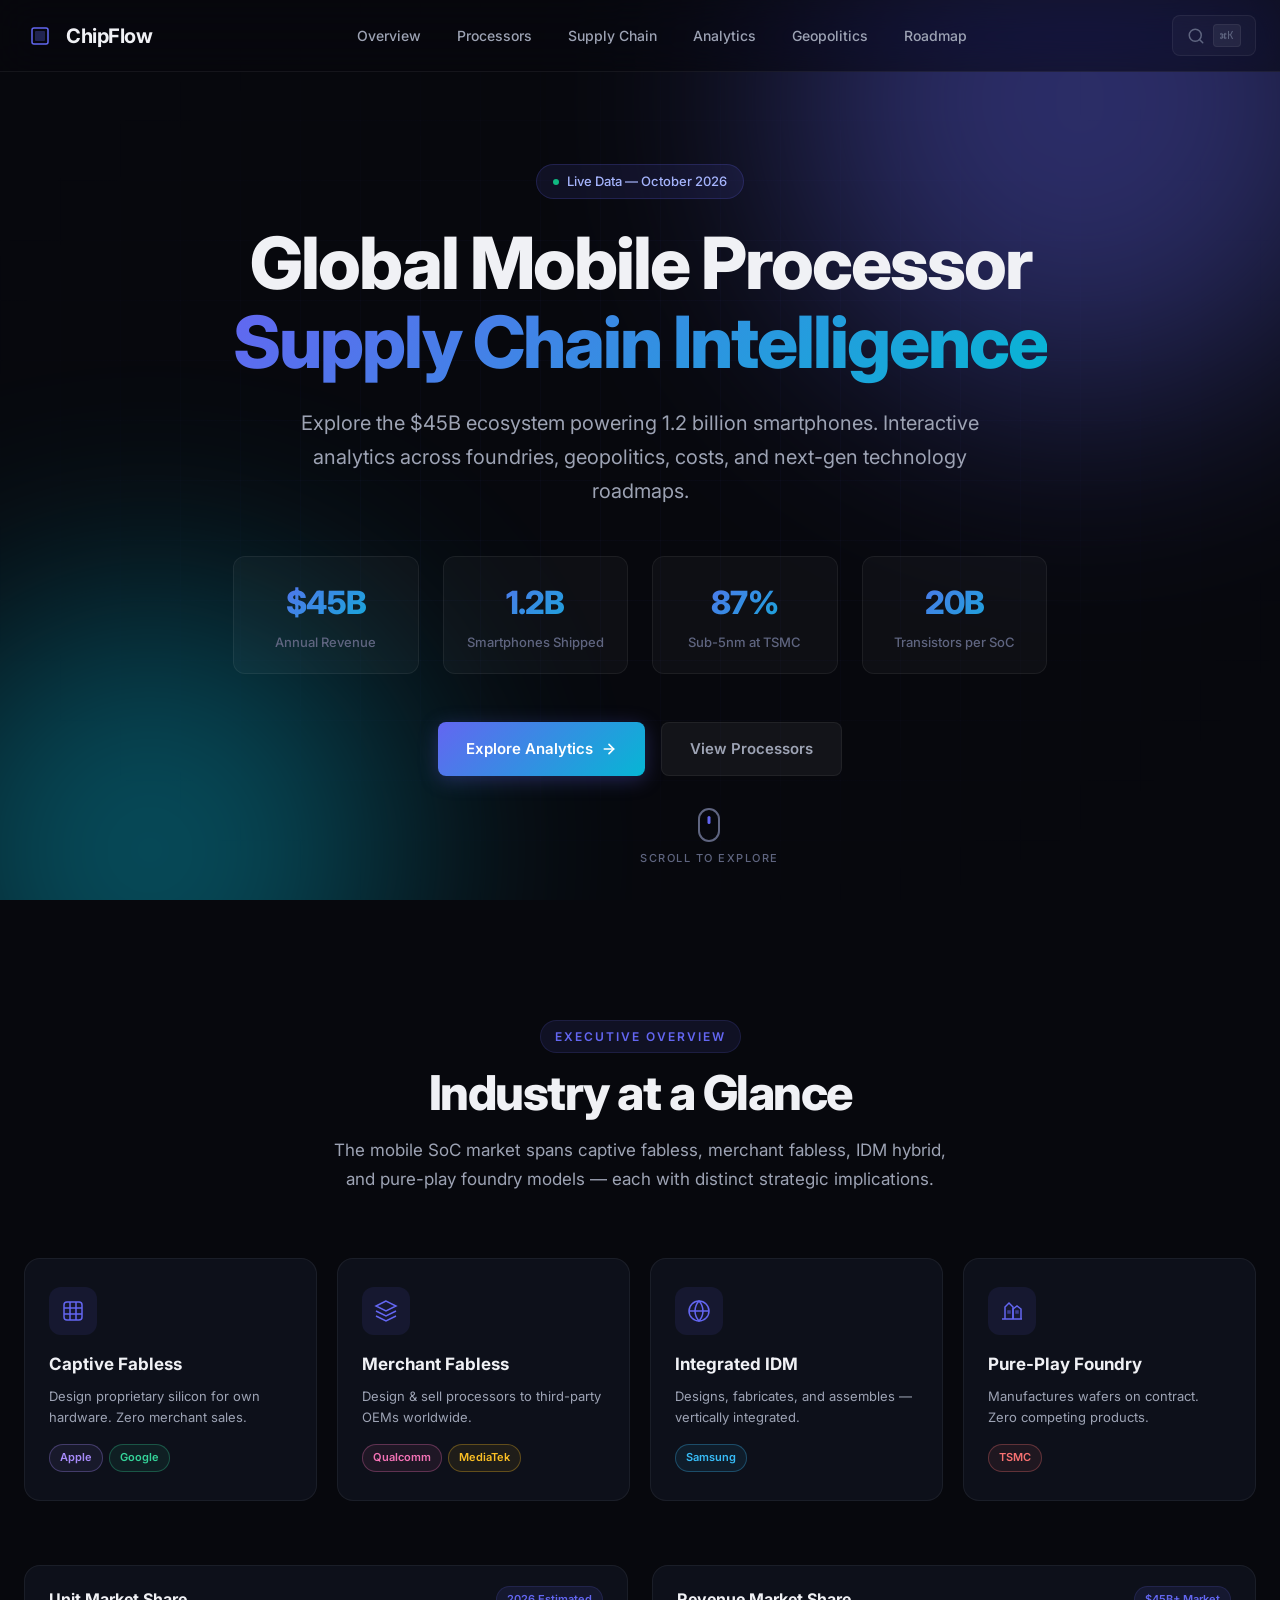
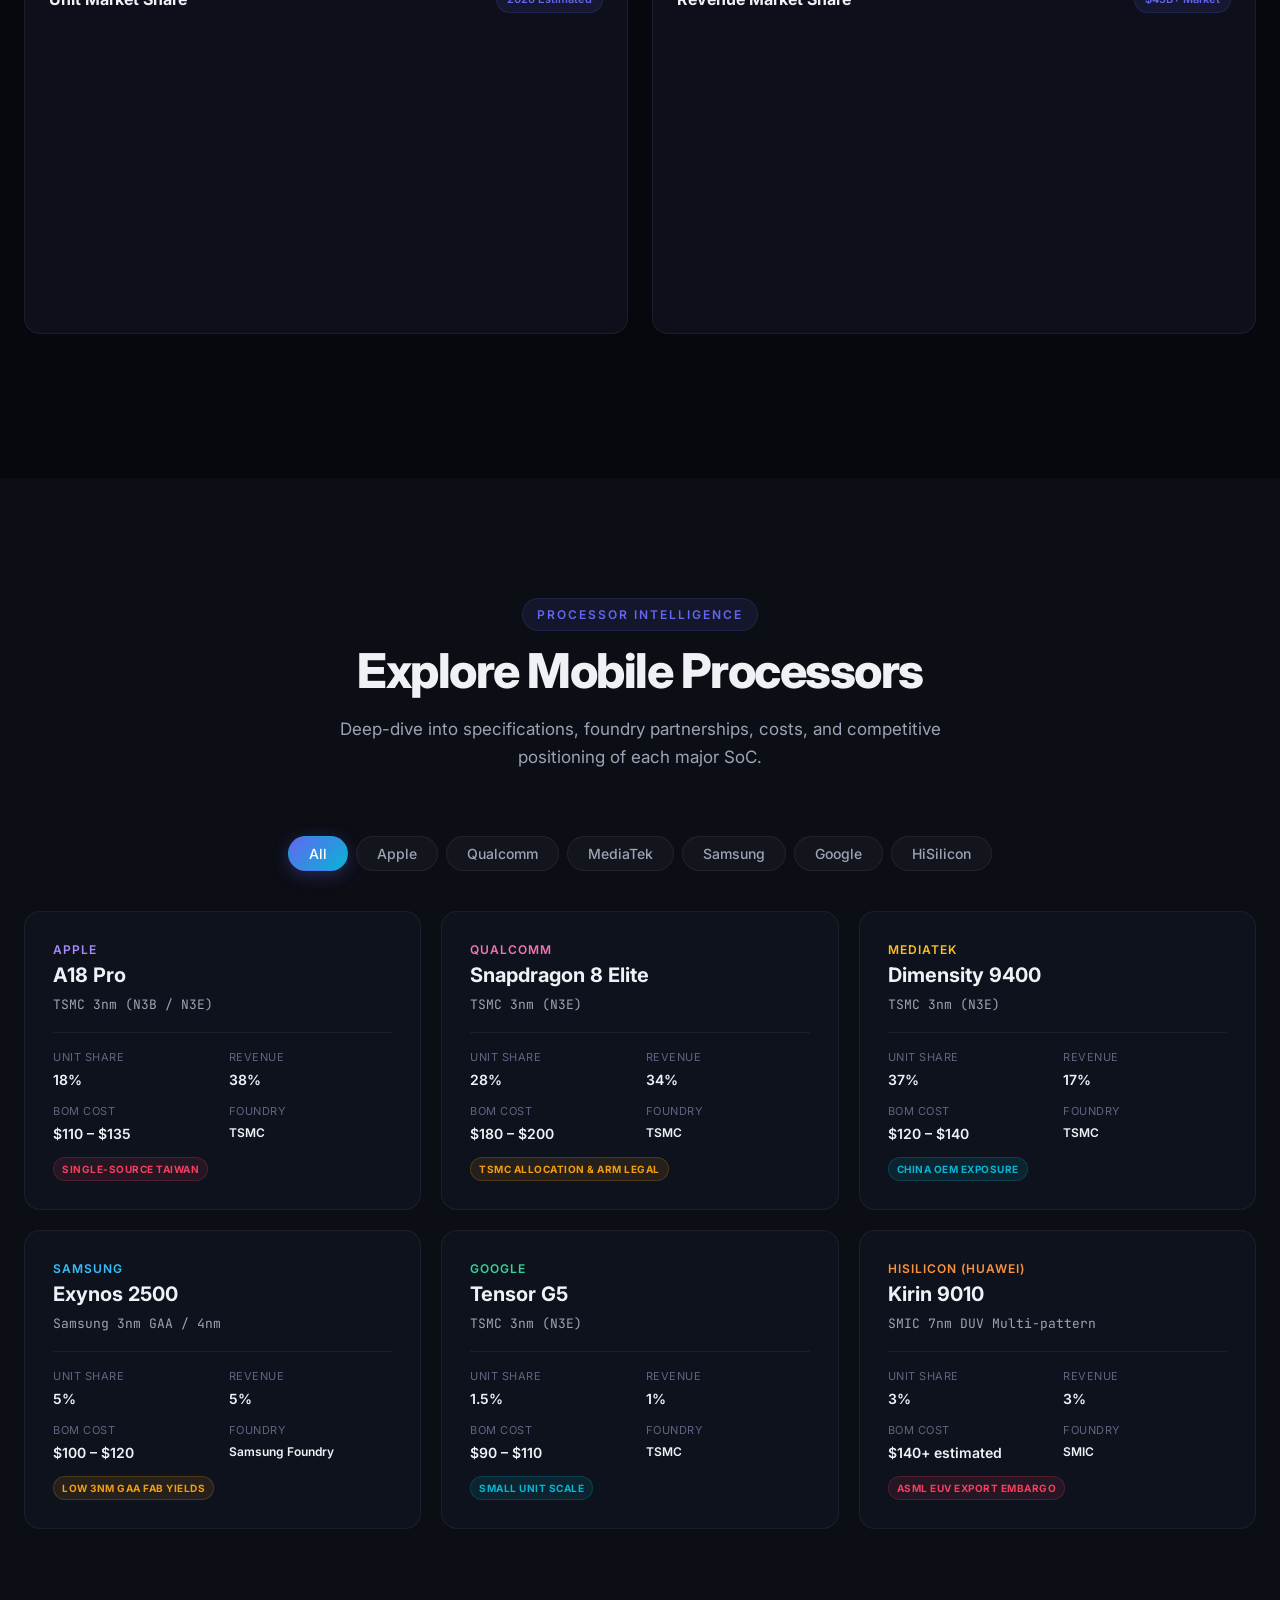
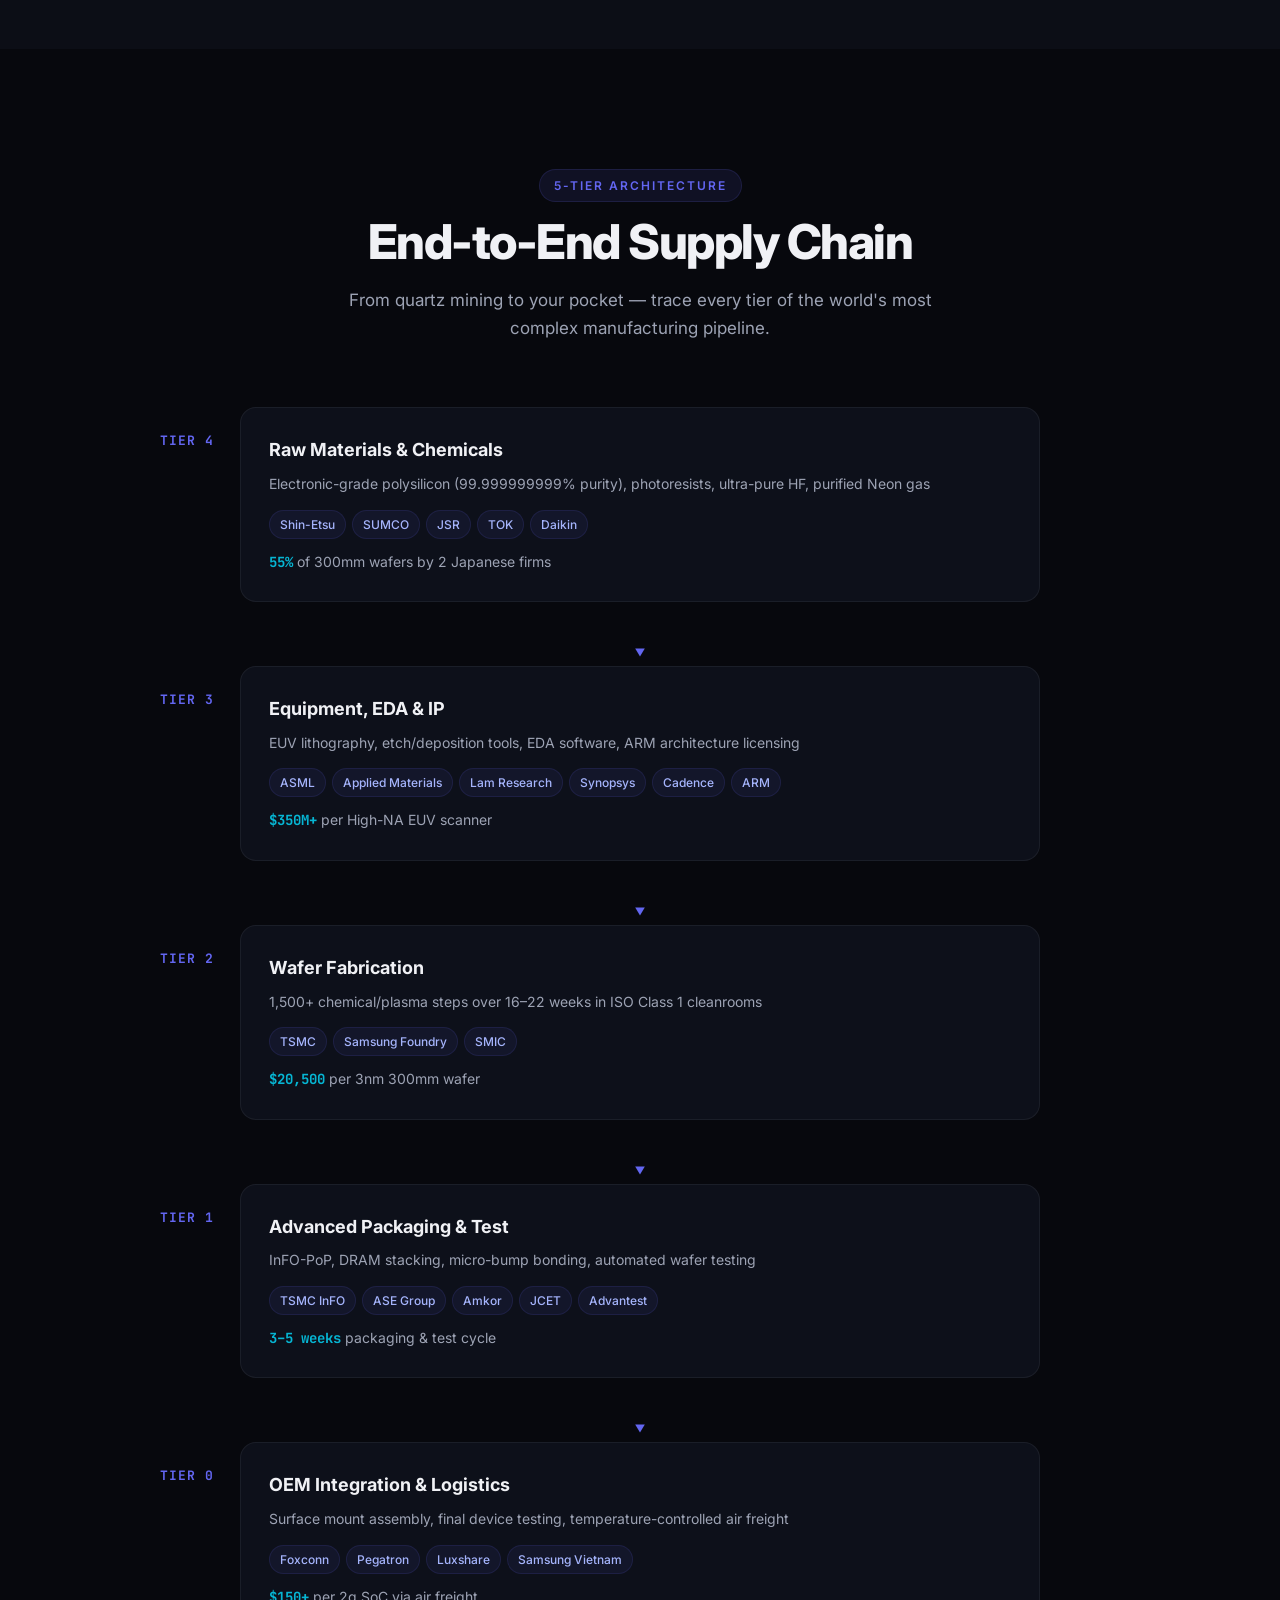
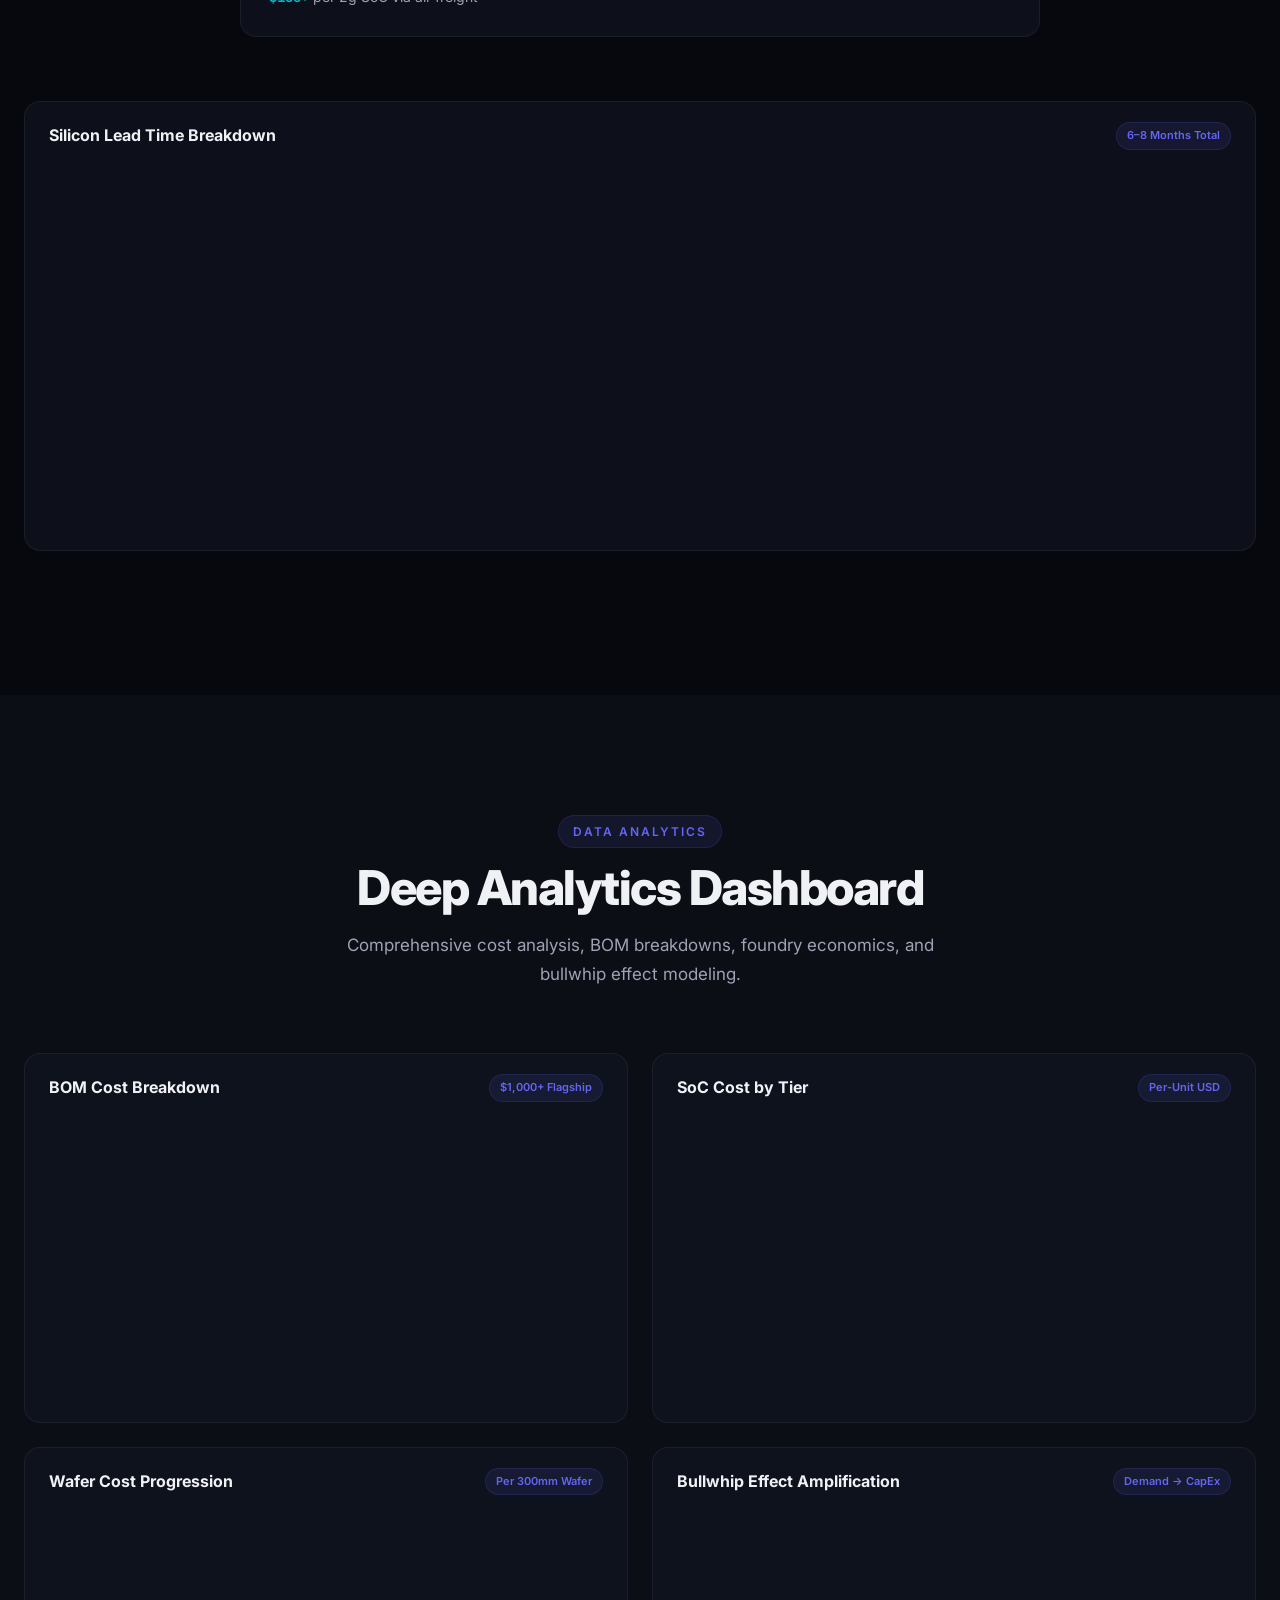
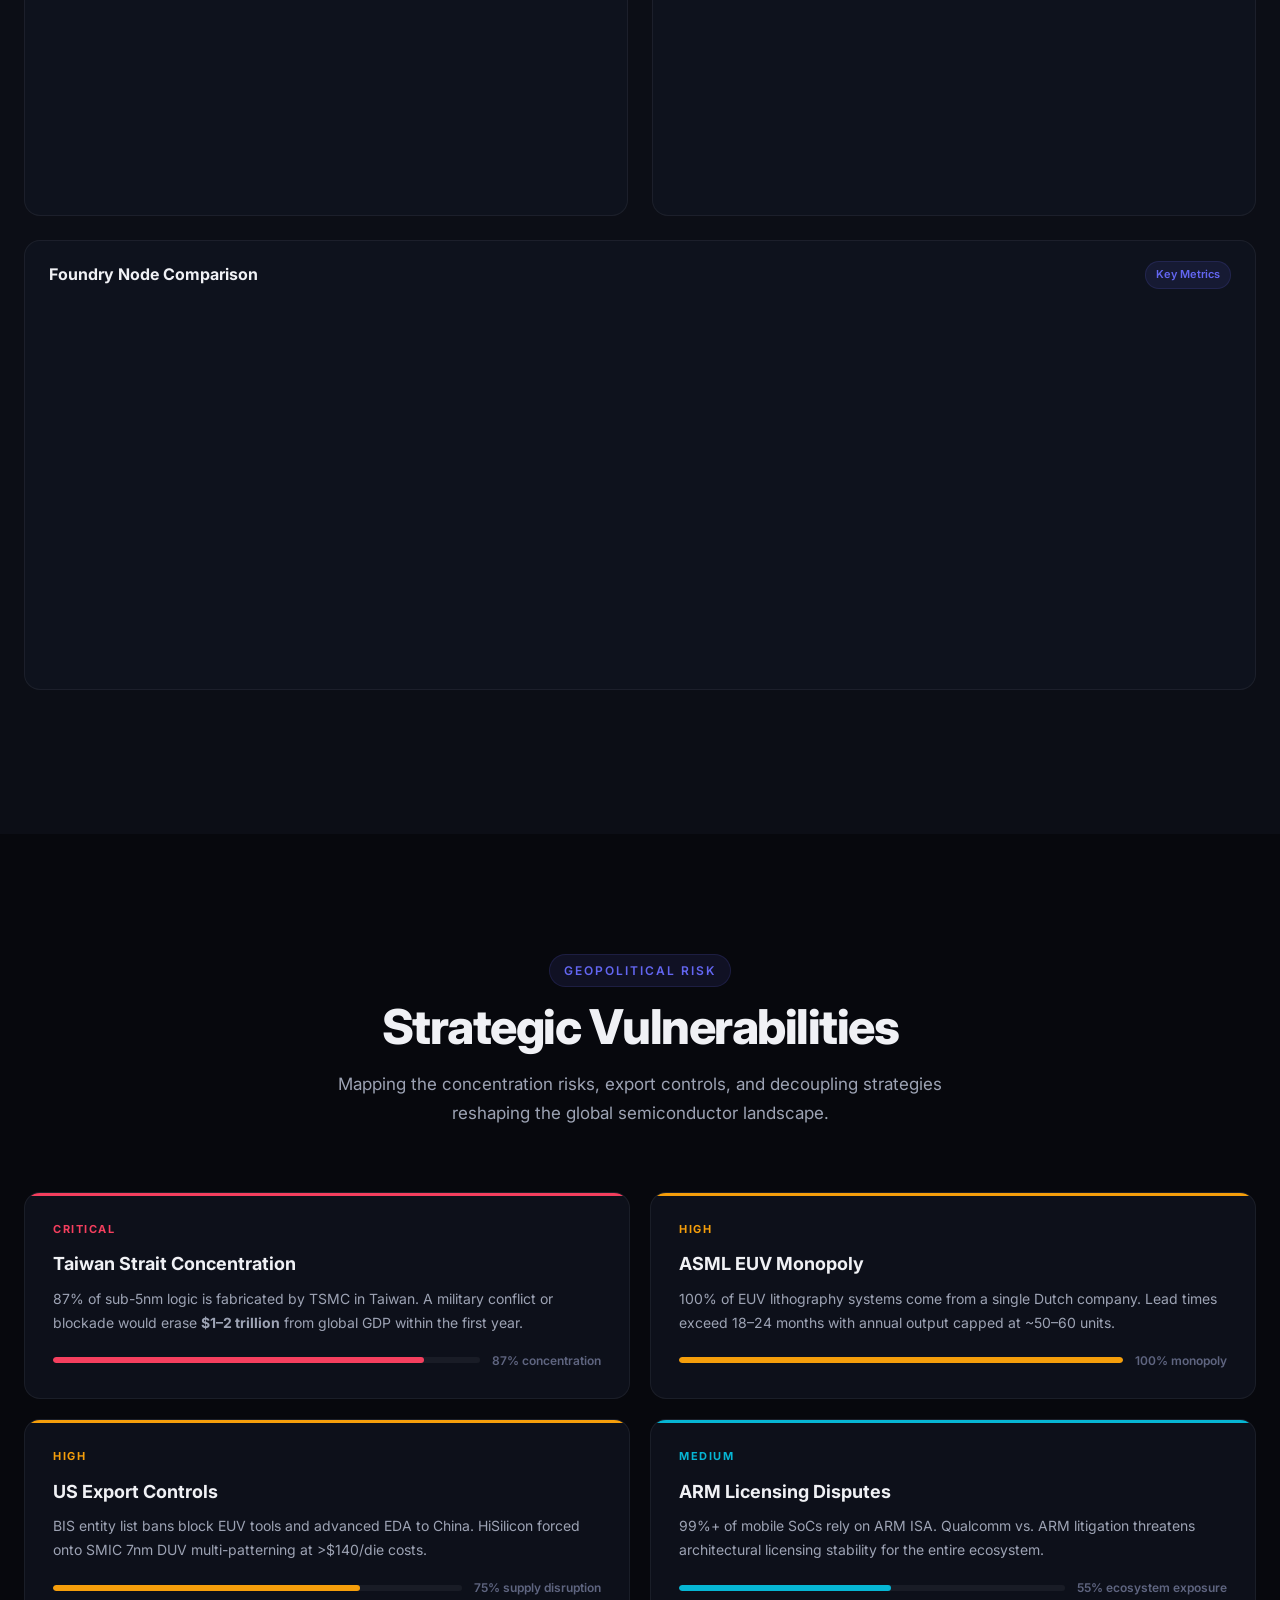
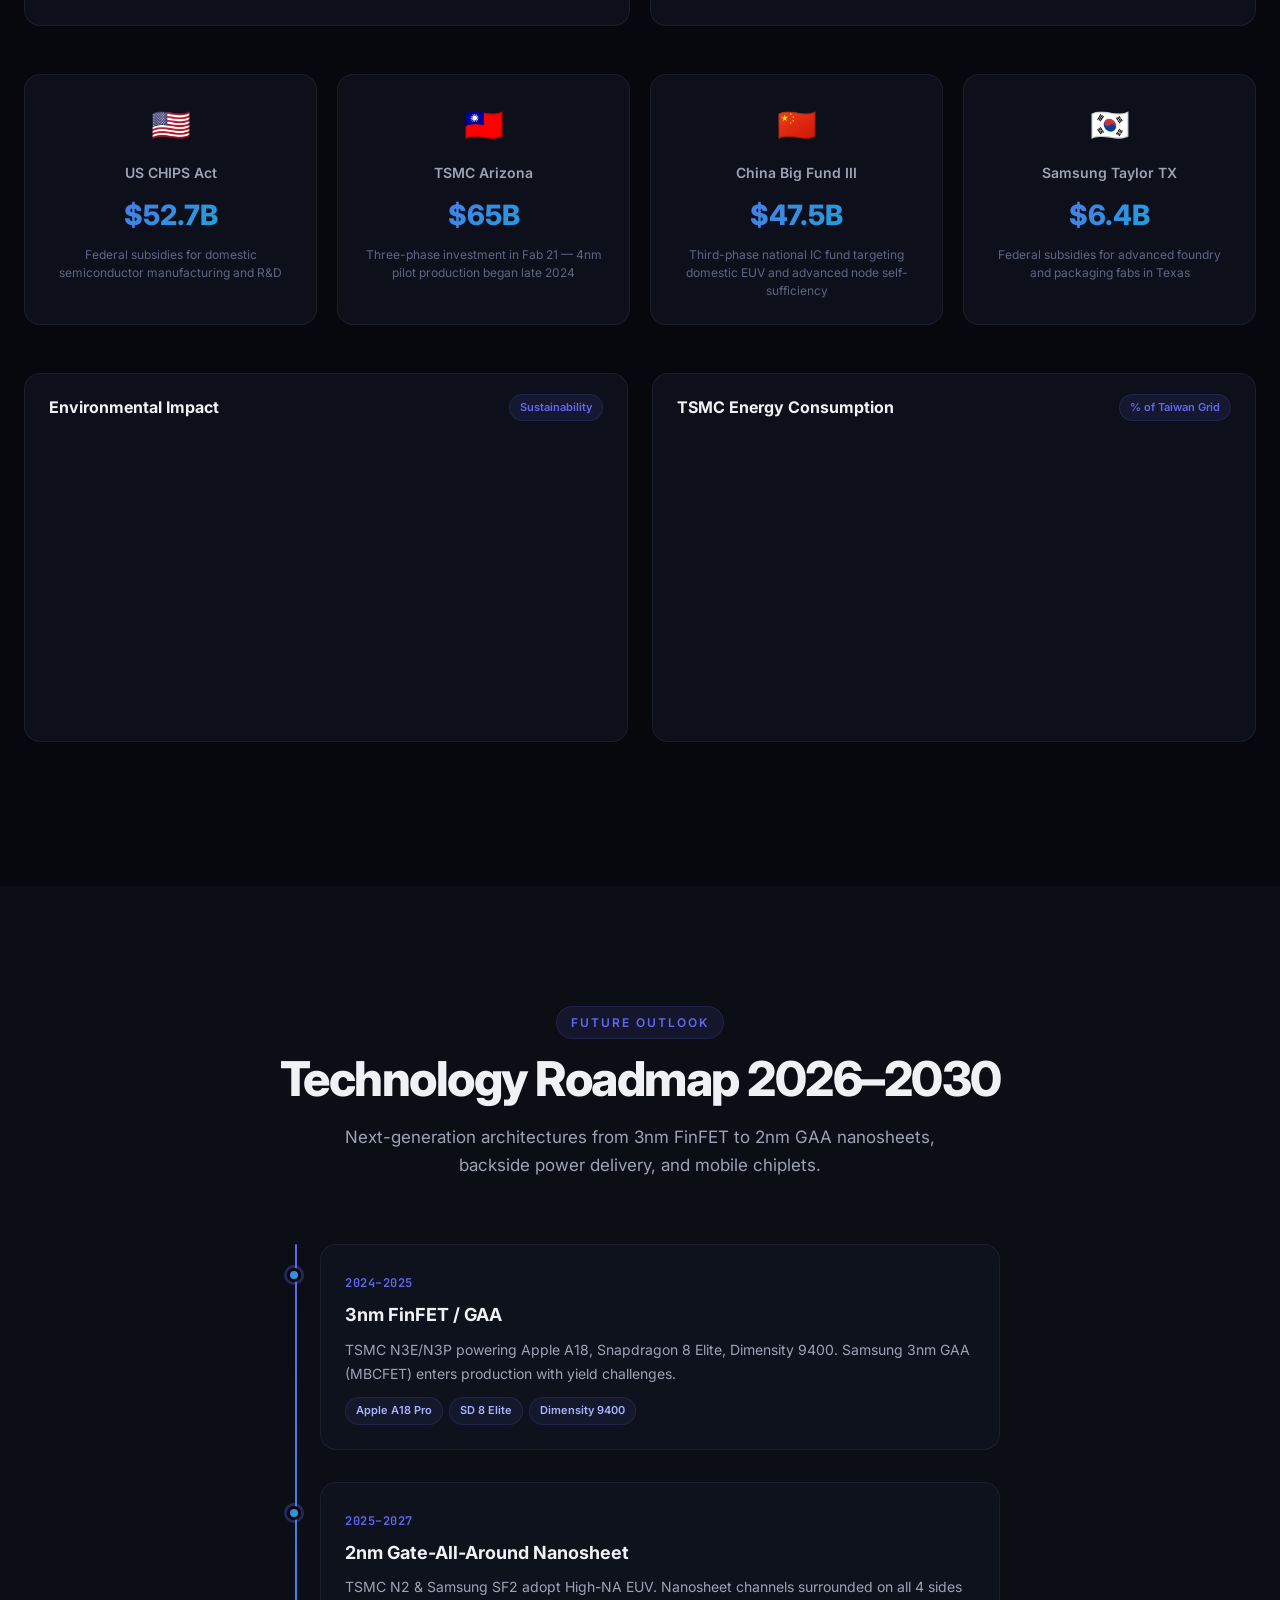
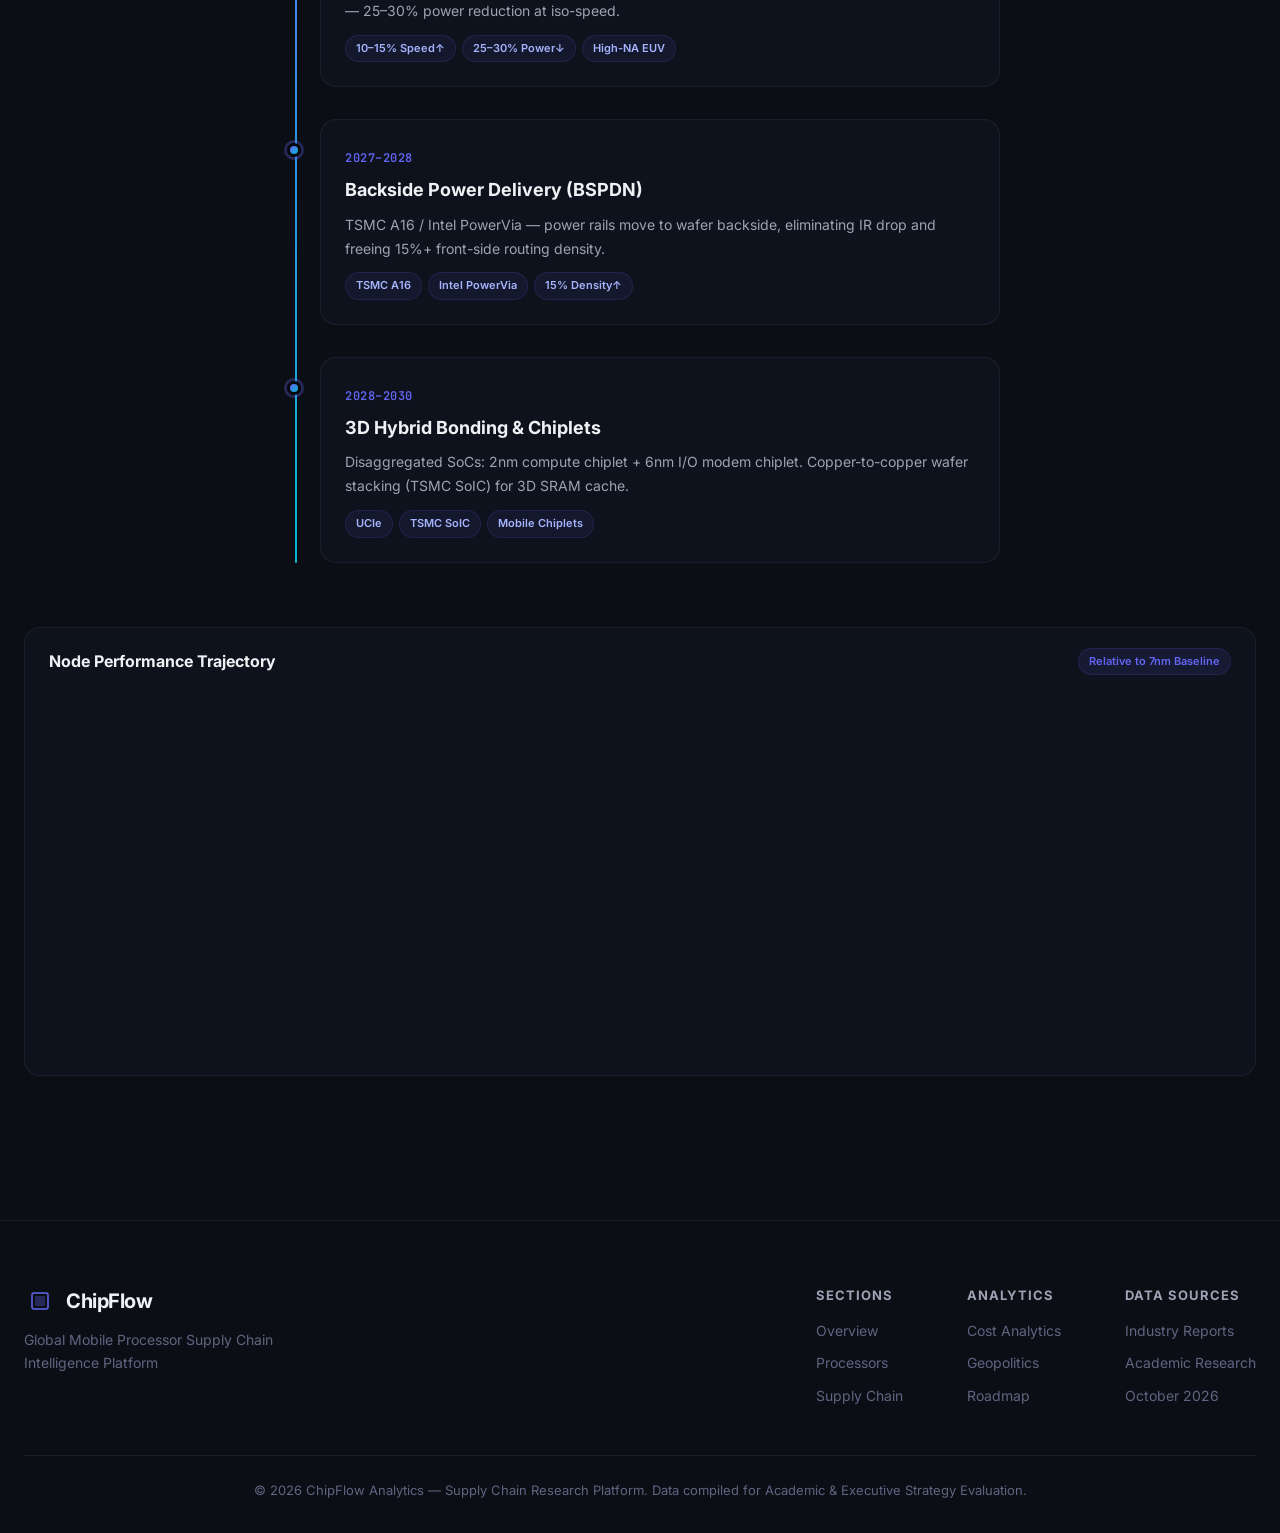
<file: supply-chain/index.html>
<!DOCTYPE html>
<html lang="en">
<head>
  <meta charset="UTF-8" />
  <meta name="viewport" content="width=device-width, initial-scale=1.0" />
  <title>ChipFlow — Mobile Processor Supply Chain Intelligence</title>
  <meta name="description" content="Interactive supply chain analytics dashboard for global mobile phone processors. Explore market share, BOM costs, geopolitical risks, and technology roadmaps for Apple, Qualcomm, MediaTek, Samsung, and more." />
  <link rel="preconnect" href="https://fonts.googleapis.com" />
  <link rel="preconnect" href="https://fonts.gstatic.com" crossorigin />
  <link href="https://fonts.googleapis.com/css2?family=Inter:wght@300;400;500;600;700;800;900&family=JetBrains+Mono:wght@400;500;600&display=swap" rel="stylesheet" />
  <script src="chart.min.js"></script>
  <script src="chartjs-plugin-datalabels.min.js"></script>
  <link rel="stylesheet" href="styles.css" />
</head>
<body>

  <!-- ═══════════════════════ PRELOADER ═══════════════════════ -->
  <div id="preloader" class="preloader">
    <div class="preloader-inner">
      <div class="chip-icon">
        <svg viewBox="0 0 64 64" fill="none" xmlns="http://www.w3.org/2000/svg">
          <rect x="16" y="16" width="32" height="32" rx="4" stroke="url(#grad)" stroke-width="2.5"/>
          <rect x="22" y="22" width="20" height="20" rx="2" fill="url(#grad)" opacity="0.15"/>
          <rect x="26" y="26" width="12" height="12" rx="1" fill="url(#grad)" opacity="0.4"/>
          <!-- Pins -->
          <line x1="20" y1="16" x2="20" y2="6" stroke="url(#grad)" stroke-width="2" stroke-linecap="round"/>
          <line x1="28" y1="16" x2="28" y2="6" stroke="url(#grad)" stroke-width="2" stroke-linecap="round"/>
          <line x1="36" y1="16" x2="36" y2="6" stroke="url(#grad)" stroke-width="2" stroke-linecap="round"/>
          <line x1="44" y1="16" x2="44" y2="6" stroke="url(#grad)" stroke-width="2" stroke-linecap="round"/>
          <line x1="20" y1="48" x2="20" y2="58" stroke="url(#grad)" stroke-width="2" stroke-linecap="round"/>
          <line x1="28" y1="48" x2="28" y2="58" stroke="url(#grad)" stroke-width="2" stroke-linecap="round"/>
          <line x1="36" y1="48" x2="36" y2="58" stroke="url(#grad)" stroke-width="2" stroke-linecap="round"/>
          <line x1="44" y1="48" x2="44" y2="58" stroke="url(#grad)" stroke-width="2" stroke-linecap="round"/>
          <line x1="16" y1="20" x2="6" y2="20" stroke="url(#grad)" stroke-width="2" stroke-linecap="round"/>
          <line x1="16" y1="28" x2="6" y2="28" stroke="url(#grad)" stroke-width="2" stroke-linecap="round"/>
          <line x1="16" y1="36" x2="6" y2="36" stroke="url(#grad)" stroke-width="2" stroke-linecap="round"/>
          <line x1="16" y1="44" x2="6" y2="44" stroke="url(#grad)" stroke-width="2" stroke-linecap="round"/>
          <line x1="48" y1="20" x2="58" y2="20" stroke="url(#grad)" stroke-width="2" stroke-linecap="round"/>
          <line x1="48" y1="28" x2="58" y2="28" stroke="url(#grad)" stroke-width="2" stroke-linecap="round"/>
          <line x1="48" y1="36" x2="58" y2="36" stroke="url(#grad)" stroke-width="2" stroke-linecap="round"/>
          <line x1="48" y1="44" x2="58" y2="44" stroke="url(#grad)" stroke-width="2" stroke-linecap="round"/>
          <defs>
            <linearGradient id="grad" x1="0" y1="0" x2="64" y2="64">
              <stop offset="0%" stop-color="#6366f1"/>
              <stop offset="100%" stop-color="#06b6d4"/>
            </linearGradient>
          </defs>
        </svg>
      </div>
      <p class="preloader-text">Initializing ChipFlow Analytics…</p>
      <div class="preloader-bar"><div class="preloader-bar-fill"></div></div>
    </div>
  </div>

  <!-- ═══════════════════════ NAVBAR ═══════════════════════ -->
  <nav id="navbar" class="navbar">
    <div class="nav-inner">
      <a href="#hero" class="nav-logo">
        <svg class="nav-logo-icon" viewBox="0 0 32 32" fill="none"><rect x="8" y="8" width="16" height="16" rx="2" stroke="url(#navGrad)" stroke-width="1.5"/><rect x="11" y="11" width="10" height="10" rx="1" fill="url(#navGrad)" opacity=".3"/><line x1="12" y1="8" x2="12" y2="3" stroke="url(#navGrad)" stroke-width="1.2" stroke-linecap="round"/><line x1="16" y1="8" x2="16" y2="3" stroke="url(#navGrad)" stroke-width="1.2" stroke-linecap="round"/><line x1="20" y1="8" x2="20" y2="3" stroke="url(#navGrad)" stroke-width="1.2" stroke-linecap="round"/><line x1="12" y1="24" x2="12" y2="29" stroke="url(#navGrad)" stroke-width="1.2" stroke-linecap="round"/><line x1="16" y1="24" x2="16" y2="29" stroke="url(#navGrad)" stroke-width="1.2" stroke-linecap="round"/><line x1="20" y1="24" x2="20" y2="29" stroke="url(#navGrad)" stroke-width="1.2" stroke-linecap="round"/><line x1="8" y1="12" x2="3" y2="12" stroke="url(#navGrad)" stroke-width="1.2" stroke-linecap="round"/><line x1="8" y1="16" x2="3" y2="16" stroke="url(#navGrad)" stroke-width="1.2" stroke-linecap="round"/><line x1="8" y1="20" x2="3" y2="20" stroke="url(#navGrad)" stroke-width="1.2" stroke-linecap="round"/><line x1="24" y1="12" x2="29" y2="12" stroke="url(#navGrad)" stroke-width="1.2" stroke-linecap="round"/><line x1="24" y1="16" x2="29" y2="16" stroke="url(#navGrad)" stroke-width="1.2" stroke-linecap="round"/><line x1="24" y1="20" x2="29" y2="20" stroke="url(#navGrad)" stroke-width="1.2" stroke-linecap="round"/><defs><linearGradient id="navGrad" x1="0" y1="0" x2="32" y2="32"><stop offset="0%" stop-color="#6366f1"/><stop offset="100%" stop-color="#06b6d4"/></linearGradient></defs></svg>
        <span>ChipFlow</span>
      </a>
      <ul class="nav-links">
        <li><a href="#overview" class="nav-link" data-section="overview">Overview</a></li>
        <li><a href="#processors" class="nav-link" data-section="processors">Processors</a></li>
        <li><a href="#supply-chain" class="nav-link" data-section="supply-chain">Supply Chain</a></li>
        <li><a href="#analytics" class="nav-link" data-section="analytics">Analytics</a></li>
        <li><a href="#geopolitics" class="nav-link" data-section="geopolitics">Geopolitics</a></li>
        <li><a href="#roadmap" class="nav-link" data-section="roadmap">Roadmap</a></li>
      </ul>
      <div class="nav-actions">
        <div class="search-trigger" id="searchTrigger">
          <svg width="18" height="18" viewBox="0 0 24 24" fill="none" stroke="currentColor" stroke-width="2" stroke-linecap="round"><circle cx="11" cy="11" r="8"/><line x1="21" y1="21" x2="16.65" y2="16.65"/></svg>
          <span class="search-shortcut">⌘K</span>
        </div>
        <button class="hamburger" id="hamburger" aria-label="Menu">
          <span></span><span></span><span></span>
        </button>
      </div>
    </div>
  </nav>

  <!-- ═══════════════════════ SEARCH MODAL ═══════════════════════ -->
  <div class="search-overlay" id="searchOverlay">
    <div class="search-modal">
      <div class="search-input-wrap">
        <svg width="20" height="20" viewBox="0 0 24 24" fill="none" stroke="currentColor" stroke-width="2" stroke-linecap="round"><circle cx="11" cy="11" r="8"/><line x1="21" y1="21" x2="16.65" y2="16.65"/></svg>
        <input type="text" id="searchInput" class="search-input" placeholder="Search processors, foundries, technologies…" autocomplete="off" />
        <kbd class="search-esc">ESC</kbd>
      </div>
      <div class="search-results" id="searchResults">
        <div class="search-empty">
          <svg width="48" height="48" viewBox="0 0 24 24" fill="none" stroke="currentColor" stroke-width="1" opacity="0.3"><circle cx="11" cy="11" r="8"/><line x1="21" y1="21" x2="16.65" y2="16.65"/></svg>
          <p>Type to search across processors, technologies, and supply chain data</p>
        </div>
      </div>
    </div>
  </div>

  <!-- ═══════════════════════ MOBILE NAV ═══════════════════════ -->
  <div class="mobile-nav" id="mobileNav">
    <ul class="mobile-nav-links">
      <li><a href="#overview" class="mobile-nav-link">Overview</a></li>
      <li><a href="#processors" class="mobile-nav-link">Processors</a></li>
      <li><a href="#supply-chain" class="mobile-nav-link">Supply Chain</a></li>
      <li><a href="#analytics" class="mobile-nav-link">Analytics</a></li>
      <li><a href="#geopolitics" class="mobile-nav-link">Geopolitics</a></li>
      <li><a href="#roadmap" class="mobile-nav-link">Roadmap</a></li>
    </ul>
  </div>

  <main>
    <!-- ═══════════════════════ HERO ═══════════════════════ -->
    <section id="hero" class="hero">
      <div class="hero-bg">
        <div class="hero-grid"></div>
        <div class="hero-glow hero-glow-1"></div>
        <div class="hero-glow hero-glow-2"></div>
        <div class="hero-particles" id="heroParticles"></div>
      </div>
      <div class="hero-content">
        <div class="hero-badge">
          <span class="badge-dot"></span>
          <span>Live Data — October 2026</span>
        </div>
        <h1 class="hero-title">
          Global Mobile Processor<br/>
          <span class="hero-gradient-text">Supply Chain Intelligence</span>
        </h1>
        <p class="hero-subtitle">
          Explore the $45B ecosystem powering 1.2 billion smartphones. Interactive analytics across foundries, geopolitics, costs, and next-gen technology roadmaps.
        </p>
        <div class="hero-stats">
          <div class="hero-stat" data-count="45">
            <span class="hero-stat-value" id="statRevenue">$0B</span>
            <span class="hero-stat-label">Annual Revenue</span>
          </div>
          <div class="hero-stat" data-count="1.2">
            <span class="hero-stat-value" id="statShipments">0B</span>
            <span class="hero-stat-label">Smartphones Shipped</span>
          </div>
          <div class="hero-stat" data-count="87">
            <span class="hero-stat-value" id="statTSMC">0%</span>
            <span class="hero-stat-label">Sub-5nm at TSMC</span>
          </div>
          <div class="hero-stat" data-count="20">
            <span class="hero-stat-value" id="statTransistors">0B</span>
            <span class="hero-stat-label">Transistors per SoC</span>
          </div>
        </div>
        <div class="hero-cta">
          <a href="#overview" class="btn btn-primary">
            Explore Analytics
            <svg width="16" height="16" viewBox="0 0 24 24" fill="none" stroke="currentColor" stroke-width="2.5" stroke-linecap="round" stroke-linejoin="round"><line x1="5" y1="12" x2="19" y2="12"/><polyline points="12 5 19 12 12 19"/></svg>
          </a>
          <a href="#processors" class="btn btn-ghost">
            View Processors
          </a>
        </div>
      </div>
      <div class="scroll-indicator">
        <div class="scroll-mouse"><div class="scroll-dot"></div></div>
        <span>Scroll to explore</span>
      </div>
    </section>

    <!-- ═══════════════════════ OVERVIEW ═══════════════════════ -->
    <section id="overview" class="section">
      <div class="container">
        <div class="section-header">
          <span class="section-tag">Executive Overview</span>
          <h2 class="section-title">Industry at a Glance</h2>
          <p class="section-subtitle">The mobile SoC market spans captive fabless, merchant fabless, IDM hybrid, and pure-play foundry models — each with distinct strategic implications.</p>
        </div>

        <div class="business-models-grid">
          <div class="model-card" data-model="captive">
            <div class="model-icon">
              <svg viewBox="0 0 24 24" fill="none" stroke="currentColor" stroke-width="1.5"><rect x="3" y="3" width="18" height="18" rx="3"/><path d="M9 3v18M15 3v18M3 9h18M3 15h18"/></svg>
            </div>
            <h3>Captive Fabless</h3>
            <p>Design proprietary silicon for own hardware. Zero merchant sales.</p>
            <div class="model-companies">
              <span class="company-chip apple">Apple</span>
              <span class="company-chip google">Google</span>
            </div>
          </div>
          <div class="model-card" data-model="merchant">
            <div class="model-icon">
              <svg viewBox="0 0 24 24" fill="none" stroke="currentColor" stroke-width="1.5"><path d="M12 2L2 7l10 5 10-5-10-5z"/><path d="M2 17l10 5 10-5"/><path d="M2 12l10 5 10-5"/></svg>
            </div>
            <h3>Merchant Fabless</h3>
            <p>Design & sell processors to third-party OEMs worldwide.</p>
            <div class="model-companies">
              <span class="company-chip qualcomm">Qualcomm</span>
              <span class="company-chip mediatek">MediaTek</span>
            </div>
          </div>
          <div class="model-card" data-model="idm">
            <div class="model-icon">
              <svg viewBox="0 0 24 24" fill="none" stroke="currentColor" stroke-width="1.5"><circle cx="12" cy="12" r="10"/><path d="M12 2a15.3 15.3 0 0 1 4 10 15.3 15.3 0 0 1-4 10 15.3 15.3 0 0 1-4-10 15.3 15.3 0 0 1 4-10z"/><path d="M2 12h20"/></svg>
            </div>
            <h3>Integrated IDM</h3>
            <p>Designs, fabricates, and assembles — vertically integrated.</p>
            <div class="model-companies">
              <span class="company-chip samsung">Samsung</span>
            </div>
          </div>
          <div class="model-card" data-model="foundry">
            <div class="model-icon">
              <svg viewBox="0 0 24 24" fill="none" stroke="currentColor" stroke-width="1.5"><path d="M2 20h20"/><path d="M5 20V8l4-4 4 4v12"/><path d="M13 20V10l4-3 4 3v10"/><rect x="8" y="12" width="2" height="2" fill="currentColor" opacity=".5"/><rect x="16" y="12" width="2" height="2" fill="currentColor" opacity=".5"/></svg>
            </div>
            <h3>Pure-Play Foundry</h3>
            <p>Manufactures wafers on contract. Zero competing products.</p>
            <div class="model-companies">
              <span class="company-chip tsmc">TSMC</span>
            </div>
          </div>
        </div>

        <!-- Market share charts row -->
        <div class="charts-row">
          <div class="chart-card">
            <div class="chart-header">
              <h3>Unit Market Share</h3>
              <span class="chart-badge">2026 Estimated</span>
            </div>
            <div class="chart-body">
              <canvas id="chartUnitShare"></canvas>
            </div>
          </div>
          <div class="chart-card">
            <div class="chart-header">
              <h3>Revenue Market Share</h3>
              <span class="chart-badge">$45B+ Market</span>
            </div>
            <div class="chart-body">
              <canvas id="chartRevenueShare"></canvas>
            </div>
          </div>
        </div>
      </div>
    </section>

    <!-- ═══════════════════════ PROCESSORS ═══════════════════════ -->
    <section id="processors" class="section section-alt">
      <div class="container">
        <div class="section-header">
          <span class="section-tag">Processor Intelligence</span>
          <h2 class="section-title">Explore Mobile Processors</h2>
          <p class="section-subtitle">Deep-dive into specifications, foundry partnerships, costs, and competitive positioning of each major SoC.</p>
        </div>

        <!-- Filter bar -->
        <div class="filter-bar">
          <button class="filter-btn active" data-filter="all">All</button>
          <button class="filter-btn" data-filter="apple">Apple</button>
          <button class="filter-btn" data-filter="qualcomm">Qualcomm</button>
          <button class="filter-btn" data-filter="mediatek">MediaTek</button>
          <button class="filter-btn" data-filter="samsung">Samsung</button>
          <button class="filter-btn" data-filter="google">Google</button>
          <button class="filter-btn" data-filter="hisilicon">HiSilicon</button>
        </div>

        <!-- Processor cards -->
        <div class="processor-grid" id="processorGrid">
          <!-- Cards are generated by JS -->
        </div>

        <!-- Processor detail modal -->
        <div class="processor-modal-overlay" id="processorModal">
          <div class="processor-modal">
            <button class="modal-close" id="modalClose">&times;</button>
            <div class="modal-content" id="modalContent">
              <!-- Filled by JS -->
            </div>
          </div>
        </div>
      </div>
    </section>

    <!-- ═══════════════════════ SUPPLY CHAIN ═══════════════════════ -->
    <section id="supply-chain" class="section">
      <div class="container">
        <div class="section-header">
          <span class="section-tag">5-Tier Architecture</span>
          <h2 class="section-title">End-to-End Supply Chain</h2>
          <p class="section-subtitle">From quartz mining to your pocket — trace every tier of the world's most complex manufacturing pipeline.</p>
        </div>

        <div class="supply-chain-visual">
          <div class="tier-card" data-tier="4">
            <div class="tier-number">Tier 4</div>
            <div class="tier-content">
              <h3>Raw Materials & Chemicals</h3>
              <p>Electronic-grade polysilicon (99.999999999% purity), photoresists, ultra-pure HF, purified Neon gas</p>
              <div class="tier-companies">
                <span>Shin-Etsu</span><span>SUMCO</span><span>JSR</span><span>TOK</span><span>Daikin</span>
              </div>
              <div class="tier-stat">
                <strong>55%</strong> of 300mm wafers by 2 Japanese firms
              </div>
            </div>
            <div class="tier-connector">
              <svg viewBox="0 0 24 60"><line x1="12" y1="0" x2="12" y2="48" stroke="url(#tierGrad)" stroke-width="2" stroke-dasharray="4 4"/><polygon points="6,48 18,48 12,58" fill="url(#tierGrad)"/><defs><linearGradient id="tierGrad" x1="0" y1="0" x2="0" y2="60"><stop offset="0%" stop-color="#6366f1"/><stop offset="100%" stop-color="#06b6d4"/></linearGradient></defs></svg>
            </div>
          </div>

          <div class="tier-card" data-tier="3">
            <div class="tier-number">Tier 3</div>
            <div class="tier-content">
              <h3>Equipment, EDA & IP</h3>
              <p>EUV lithography, etch/deposition tools, EDA software, ARM architecture licensing</p>
              <div class="tier-companies">
                <span>ASML</span><span>Applied Materials</span><span>Lam Research</span><span>Synopsys</span><span>Cadence</span><span>ARM</span>
              </div>
              <div class="tier-stat">
                <strong>$350M+</strong> per High-NA EUV scanner
              </div>
            </div>
            <div class="tier-connector">
              <svg viewBox="0 0 24 60"><line x1="12" y1="0" x2="12" y2="48" stroke="url(#tierGrad2)" stroke-width="2" stroke-dasharray="4 4"/><polygon points="6,48 18,48 12,58" fill="url(#tierGrad2)"/><defs><linearGradient id="tierGrad2" x1="0" y1="0" x2="0" y2="60"><stop offset="0%" stop-color="#6366f1"/><stop offset="100%" stop-color="#06b6d4"/></linearGradient></defs></svg>
            </div>
          </div>

          <div class="tier-card" data-tier="2">
            <div class="tier-number">Tier 2</div>
            <div class="tier-content">
              <h3>Wafer Fabrication</h3>
              <p>1,500+ chemical/plasma steps over 16–22 weeks in ISO Class 1 cleanrooms</p>
              <div class="tier-companies">
                <span>TSMC</span><span>Samsung Foundry</span><span>SMIC</span>
              </div>
              <div class="tier-stat">
                <strong>$20,500</strong> per 3nm 300mm wafer
              </div>
            </div>
            <div class="tier-connector">
              <svg viewBox="0 0 24 60"><line x1="12" y1="0" x2="12" y2="48" stroke="url(#tierGrad3)" stroke-width="2" stroke-dasharray="4 4"/><polygon points="6,48 18,48 12,58" fill="url(#tierGrad3)"/><defs><linearGradient id="tierGrad3" x1="0" y1="0" x2="0" y2="60"><stop offset="0%" stop-color="#6366f1"/><stop offset="100%" stop-color="#06b6d4"/></linearGradient></defs></svg>
            </div>
          </div>

          <div class="tier-card" data-tier="1">
            <div class="tier-number">Tier 1</div>
            <div class="tier-content">
              <h3>Advanced Packaging & Test</h3>
              <p>InFO-PoP, DRAM stacking, micro-bump bonding, automated wafer testing</p>
              <div class="tier-companies">
                <span>TSMC InFO</span><span>ASE Group</span><span>Amkor</span><span>JCET</span><span>Advantest</span>
              </div>
              <div class="tier-stat">
                <strong>3–5 weeks</strong> packaging & test cycle
              </div>
            </div>
            <div class="tier-connector">
              <svg viewBox="0 0 24 60"><line x1="12" y1="0" x2="12" y2="48" stroke="url(#tierGrad4)" stroke-width="2" stroke-dasharray="4 4"/><polygon points="6,48 18,48 12,58" fill="url(#tierGrad4)"/><defs><linearGradient id="tierGrad4" x1="0" y1="0" x2="0" y2="60"><stop offset="0%" stop-color="#6366f1"/><stop offset="100%" stop-color="#06b6d4"/></linearGradient></defs></svg>
            </div>
          </div>

          <div class="tier-card" data-tier="0">
            <div class="tier-number">Tier 0</div>
            <div class="tier-content">
              <h3>OEM Integration & Logistics</h3>
              <p>Surface mount assembly, final device testing, temperature-controlled air freight</p>
              <div class="tier-companies">
                <span>Foxconn</span><span>Pegatron</span><span>Luxshare</span><span>Samsung Vietnam</span>
              </div>
              <div class="tier-stat">
                <strong>$150+</strong> per 2g SoC via air freight
              </div>
            </div>
          </div>
        </div>

        <!-- Lead times chart -->
        <div class="charts-row">
          <div class="chart-card chart-card-wide">
            <div class="chart-header">
              <h3>Silicon Lead Time Breakdown</h3>
              <span class="chart-badge">6–8 Months Total</span>
            </div>
            <div class="chart-body chart-body-tall">
              <canvas id="chartLeadTimes"></canvas>
            </div>
          </div>
        </div>
      </div>
    </section>

    <!-- ═══════════════════════ ANALYTICS ═══════════════════════ -->
    <section id="analytics" class="section section-alt">
      <div class="container">
        <div class="section-header">
          <span class="section-tag">Data Analytics</span>
          <h2 class="section-title">Deep Analytics Dashboard</h2>
          <p class="section-subtitle">Comprehensive cost analysis, BOM breakdowns, foundry economics, and bullwhip effect modeling.</p>
        </div>

        <div class="charts-row">
          <div class="chart-card">
            <div class="chart-header">
              <h3>BOM Cost Breakdown</h3>
              <span class="chart-badge">$1,000+ Flagship</span>
            </div>
            <div class="chart-body">
              <canvas id="chartBOM"></canvas>
            </div>
          </div>
          <div class="chart-card">
            <div class="chart-header">
              <h3>SoC Cost by Tier</h3>
              <span class="chart-badge">Per-Unit USD</span>
            </div>
            <div class="chart-body">
              <canvas id="chartSoCCost"></canvas>
            </div>
          </div>
        </div>

        <div class="charts-row">
          <div class="chart-card">
            <div class="chart-header">
              <h3>Wafer Cost Progression</h3>
              <span class="chart-badge">Per 300mm Wafer</span>
            </div>
            <div class="chart-body">
              <canvas id="chartWaferCost"></canvas>
            </div>
          </div>
          <div class="chart-card">
            <div class="chart-header">
              <h3>Bullwhip Effect Amplification</h3>
              <span class="chart-badge">Demand → CapEx</span>
            </div>
            <div class="chart-body">
              <canvas id="chartBullwhip"></canvas>
            </div>
          </div>
        </div>

        <!-- Foundry comparison -->
        <div class="charts-row">
          <div class="chart-card chart-card-wide">
            <div class="chart-header">
              <h3>Foundry Node Comparison</h3>
              <span class="chart-badge">Key Metrics</span>
            </div>
            <div class="chart-body chart-body-tall">
              <canvas id="chartFoundryComparison"></canvas>
            </div>
          </div>
        </div>
      </div>
    </section>

    <!-- ═══════════════════════ GEOPOLITICS ═══════════════════════ -->
    <section id="geopolitics" class="section">
      <div class="container">
        <div class="section-header">
          <span class="section-tag">Geopolitical Risk</span>
          <h2 class="section-title">Strategic Vulnerabilities</h2>
          <p class="section-subtitle">Mapping the concentration risks, export controls, and decoupling strategies reshaping the global semiconductor landscape.</p>
        </div>

        <div class="risk-grid">
          <div class="risk-card risk-critical">
            <div class="risk-level">CRITICAL</div>
            <h3>Taiwan Strait Concentration</h3>
            <p>87% of sub-5nm logic is fabricated by TSMC in Taiwan. A military conflict or blockade would erase <strong>$1–2 trillion</strong> from global GDP within the first year.</p>
            <div class="risk-metric">
              <div class="risk-bar" style="--risk-pct: 87%"><div class="risk-bar-fill"></div></div>
              <span>87% concentration</span>
            </div>
          </div>
          <div class="risk-card risk-high">
            <div class="risk-level">HIGH</div>
            <h3>ASML EUV Monopoly</h3>
            <p>100% of EUV lithography systems come from a single Dutch company. Lead times exceed 18–24 months with annual output capped at ~50–60 units.</p>
            <div class="risk-metric">
              <div class="risk-bar" style="--risk-pct: 100%"><div class="risk-bar-fill"></div></div>
              <span>100% monopoly</span>
            </div>
          </div>
          <div class="risk-card risk-high">
            <div class="risk-level">HIGH</div>
            <h3>US Export Controls</h3>
            <p>BIS entity list bans block EUV tools and advanced EDA to China. HiSilicon forced onto SMIC 7nm DUV multi-patterning at >$140/die costs.</p>
            <div class="risk-metric">
              <div class="risk-bar" style="--risk-pct: 75%"><div class="risk-bar-fill"></div></div>
              <span>75% supply disruption</span>
            </div>
          </div>
          <div class="risk-card risk-medium">
            <div class="risk-level">MEDIUM</div>
            <h3>ARM Licensing Disputes</h3>
            <p>99%+ of mobile SoCs rely on ARM ISA. Qualcomm vs. ARM litigation threatens architectural licensing stability for the entire ecosystem.</p>
            <div class="risk-metric">
              <div class="risk-bar" style="--risk-pct: 55%"><div class="risk-bar-fill"></div></div>
              <span>55% ecosystem exposure</span>
            </div>
          </div>
        </div>

        <!-- CHIPS Act & Investment -->
        <div class="investment-cards">
          <div class="invest-card">
            <div class="invest-icon">🇺🇸</div>
            <h4>US CHIPS Act</h4>
            <div class="invest-value">$52.7B</div>
            <p>Federal subsidies for domestic semiconductor manufacturing and R&D</p>
          </div>
          <div class="invest-card">
            <div class="invest-icon">🇹🇼</div>
            <h4>TSMC Arizona</h4>
            <div class="invest-value">$65B</div>
            <p>Three-phase investment in Fab 21 — 4nm pilot production began late 2024</p>
          </div>
          <div class="invest-card">
            <div class="invest-icon">🇨🇳</div>
            <h4>China Big Fund III</h4>
            <div class="invest-value">$47.5B</div>
            <p>Third-phase national IC fund targeting domestic EUV and advanced node self-sufficiency</p>
          </div>
          <div class="invest-card">
            <div class="invest-icon">🇰🇷</div>
            <h4>Samsung Taylor TX</h4>
            <div class="invest-value">$6.4B</div>
            <p>Federal subsidies for advanced foundry and packaging fabs in Texas</p>
          </div>
        </div>

        <!-- Environmental/ESG -->
        <div class="charts-row">
          <div class="chart-card">
            <div class="chart-header">
              <h3>Environmental Impact</h3>
              <span class="chart-badge">Sustainability</span>
            </div>
            <div class="chart-body">
              <canvas id="chartESG"></canvas>
            </div>
          </div>
          <div class="chart-card">
            <div class="chart-header">
              <h3>TSMC Energy Consumption</h3>
              <span class="chart-badge">% of Taiwan Grid</span>
            </div>
            <div class="chart-body">
              <canvas id="chartEnergy"></canvas>
            </div>
          </div>
        </div>
      </div>
    </section>

    <!-- ═══════════════════════ ROADMAP ═══════════════════════ -->
    <section id="roadmap" class="section section-alt">
      <div class="container">
        <div class="section-header">
          <span class="section-tag">Future Outlook</span>
          <h2 class="section-title">Technology Roadmap 2026–2030</h2>
          <p class="section-subtitle">Next-generation architectures from 3nm FinFET to 2nm GAA nanosheets, backside power delivery, and mobile chiplets.</p>
        </div>

        <div class="timeline">
          <div class="timeline-item" data-year="2024-2025">
            <div class="timeline-dot"></div>
            <div class="timeline-card">
              <span class="timeline-year">2024–2025</span>
              <h3>3nm FinFET / GAA</h3>
              <p>TSMC N3E/N3P powering Apple A18, Snapdragon 8 Elite, Dimensity 9400. Samsung 3nm GAA (MBCFET) enters production with yield challenges.</p>
              <div class="timeline-chips">
                <span>Apple A18 Pro</span><span>SD 8 Elite</span><span>Dimensity 9400</span>
              </div>
            </div>
          </div>
          <div class="timeline-item" data-year="2025-2027">
            <div class="timeline-dot"></div>
            <div class="timeline-card">
              <span class="timeline-year">2025–2027</span>
              <h3>2nm Gate-All-Around Nanosheet</h3>
              <p>TSMC N2 & Samsung SF2 adopt High-NA EUV. Nanosheet channels surrounded on all 4 sides — 25–30% power reduction at iso-speed.</p>
              <div class="timeline-chips">
                <span>10–15% Speed↑</span><span>25–30% Power↓</span><span>High-NA EUV</span>
              </div>
            </div>
          </div>
          <div class="timeline-item" data-year="2027-2028">
            <div class="timeline-dot"></div>
            <div class="timeline-card">
              <span class="timeline-year">2027–2028</span>
              <h3>Backside Power Delivery (BSPDN)</h3>
              <p>TSMC A16 / Intel PowerVia — power rails move to wafer backside, eliminating IR drop and freeing 15%+ front-side routing density.</p>
              <div class="timeline-chips">
                <span>TSMC A16</span><span>Intel PowerVia</span><span>15% Density↑</span>
              </div>
            </div>
          </div>
          <div class="timeline-item" data-year="2028-2030">
            <div class="timeline-dot"></div>
            <div class="timeline-card">
              <span class="timeline-year">2028–2030</span>
              <h3>3D Hybrid Bonding & Chiplets</h3>
              <p>Disaggregated SoCs: 2nm compute chiplet + 6nm I/O modem chiplet. Copper-to-copper wafer stacking (TSMC SoIC) for 3D SRAM cache.</p>
              <div class="timeline-chips">
                <span>UCIe</span><span>TSMC SoIC</span><span>Mobile Chiplets</span>
              </div>
            </div>
          </div>
        </div>

        <!-- Roadmap performance chart -->
        <div class="charts-row">
          <div class="chart-card chart-card-wide">
            <div class="chart-header">
              <h3>Node Performance Trajectory</h3>
              <span class="chart-badge">Relative to 7nm Baseline</span>
            </div>
            <div class="chart-body chart-body-tall">
              <canvas id="chartRoadmap"></canvas>
            </div>
          </div>
        </div>
      </div>
    </section>
  </main>

  <!-- ═══════════════════════ FOOTER ═══════════════════════ -->
  <footer class="footer">
    <div class="container">
      <div class="footer-inner">
        <div class="footer-brand">
          <span class="nav-logo">
            <svg class="nav-logo-icon" viewBox="0 0 32 32" fill="none"><rect x="8" y="8" width="16" height="16" rx="2" stroke="url(#fGrad)" stroke-width="1.5"/><rect x="11" y="11" width="10" height="10" rx="1" fill="url(#fGrad)" opacity=".3"/><defs><linearGradient id="fGrad" x1="0" y1="0" x2="32" y2="32"><stop offset="0%" stop-color="#6366f1"/><stop offset="100%" stop-color="#06b6d4"/></linearGradient></defs></svg>
            <span>ChipFlow</span>
          </span>
          <p>Global Mobile Processor Supply Chain Intelligence Platform</p>
        </div>
        <div class="footer-links">
          <div class="footer-col">
            <h4>Sections</h4>
            <a href="#overview">Overview</a>
            <a href="#processors">Processors</a>
            <a href="#supply-chain">Supply Chain</a>
          </div>
          <div class="footer-col">
            <h4>Analytics</h4>
            <a href="#analytics">Cost Analytics</a>
            <a href="#geopolitics">Geopolitics</a>
            <a href="#roadmap">Roadmap</a>
          </div>
          <div class="footer-col">
            <h4>Data Sources</h4>
            <a href="#">Industry Reports</a>
            <a href="#">Academic Research</a>
            <a href="#">October 2026</a>
          </div>
        </div>
      </div>
      <div class="footer-bottom">
        <p>© 2026 ChipFlow Analytics — Supply Chain Research Platform. Data compiled for Academic & Executive Strategy Evaluation.</p>
      </div>
    </div>
  </footer>

  <script src="app.js"></script>
</body>
</html>
</file>
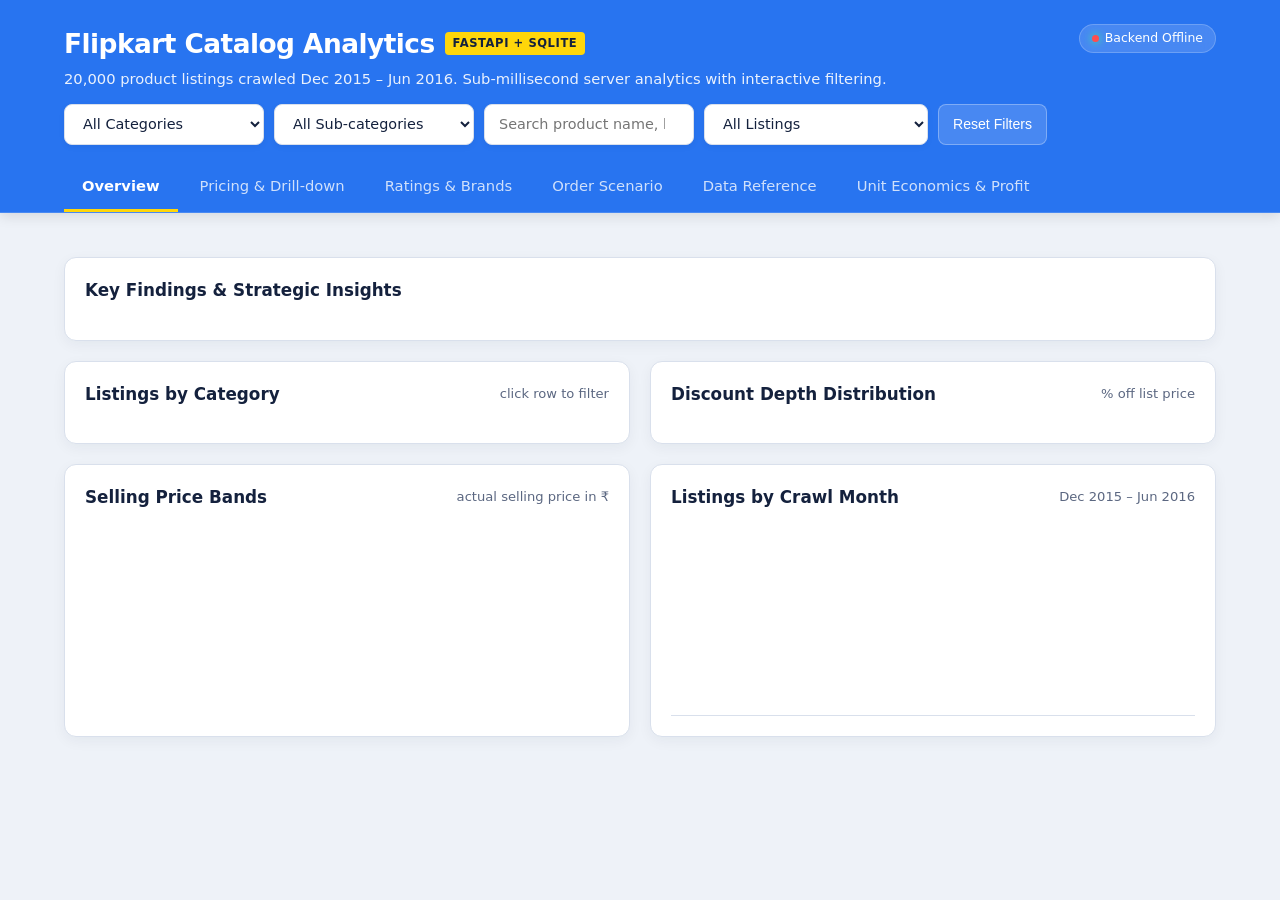
<file: supply-chain/flipkart-analytics/frontend/index.html>
<!DOCTYPE html>
<html lang="en">
<head>
  <meta charset="utf-8">
  <meta name="viewport" content="width=device-width, initial-scale=1, viewport-fit=cover">
  <title>Flipkart Catalog Analytics — Enterprise Intelligence</title>
  <meta name="description" content="High-performance catalog intelligence and financial scenario simulation for 20,000 Flipkart listings.">
  <link rel="stylesheet" href="styles.css">
</head>
<body>

  <!-- Loading indicator badge -->
  <div class="loading-indicator" id="loadingIndicator">
    <div class="spinner"></div>
    <span>Crunching catalog data…</span>
  </div>

  <header>
    <div class="header-top">
      <div>
        <h1>
          <span>Flipkart Catalog Analytics</span>
          <span class="brand-badge">FastAPI + SQLite</span>
        </h1>
        <p>20,000 product listings crawled Dec 2015 – Jun 2016. Sub-millisecond server analytics with interactive filtering.</p>
      </div>
      <div class="api-badge">
        <span class="status-dot"></span>
        <span id="backendStatus">Backend Online</span>
      </div>
    </div>

    <!-- Global Interactive Filter Bar -->
    <div class="ctl">
      <select id="cat" aria-label="Category">
        <option value="">All Categories</option>
      </select>
      <select id="sub" aria-label="Sub-category">
        <option value="">All Sub-categories</option>
      </select>
      <input id="q" type="search" placeholder="Search product name, brand, or specs…" aria-label="Search">
      <select id="fk" aria-label="Flipkart Advantage">
        <option value="-1">All Listings</option>
        <option value="1">Flipkart Advantage Only</option>
        <option value="0">Non-Advantage Only</option>
      </select>
      <button class="clear-btn" id="clearFiltersBtn" title="Reset all filters">Reset Filters</button>
    </div>

    <!-- Navigation Tabs -->
    <nav id="nav">
      <button class="on" data-view="0">Overview</button>
      <button data-view="1">Pricing & Drill-down</button>
      <button data-view="2">Ratings & Brands</button>
      <button data-view="3">Order Scenario</button>
      <button data-view="4">Data Reference</button>
      <button data-view="5">Unit Economics & Profit</button>
    </nav>
  </header>

  <!-- View 0: Overview -->
  <main id="v0" class="on">
    <section class="kpis" id="kpis"></section>
    
    <div class="card w12">
      <h2>Key Findings & Strategic Insights</h2>
      <ul class="ins" id="ins"></ul>
    </div>

    <div class="card">
      <h2>Listings by Category <small>click row to filter</small></h2>
      <div class="bar-chart-container" id="bCat"></div>
    </div>

    <div class="card">
      <h2>Discount Depth Distribution <small>% off list price</small></h2>
      <div class="bar-chart-container" id="bDisc"></div>
    </div>

    <div class="card">
      <h2>Selling Price Bands <small>actual selling price in ₹</small></h2>
      <div class="bar-chart-container" id="bPrice"></div>
    </div>

    <div class="card">
      <h2>Listings by Crawl Month <small>Dec 2015 – Jun 2016</small></h2>
      <div class="cols" id="cMon"></div>
    </div>
  </main>

  <!-- View 1: Pricing & Drill-down -->
  <main id="v1">
    <div class="card w12">
      <h2>Price vs Discount Scatter Plot <small>Each dot is a listing (up to 2,500 sampled); Blue = Flipkart Advantage</small></h2>
      <div id="sc-container">
        <canvas id="sc-canvas"></canvas>
        <div class="sc-tooltip" id="scTooltip"></div>
      </div>
    </div>

    <div class="card">
      <h2>Average Discount by Category <small>% off list price</small></h2>
      <div class="bar-chart-container" id="bAD"></div>
    </div>

    <div class="card">
      <h2>Flipkart Advantage vs Other Listings <small>Fulfillment comparison</small></h2>
      <div style="overflow-x:auto">
        <table id="fkT">
          <thead>
            <tr>
              <th>Fulfillment Type</th>
              <th class="n">Listings</th>
              <th class="n">Avg Retail</th>
              <th class="n">Avg Selling</th>
              <th class="n">Avg Discount</th>
              <th class="n">Avg Rating</th>
            </tr>
          </thead>
          <tbody></tbody>
        </table>
      </div>
    </div>

    <div class="card w12">
      <h2>Sub-category Drill-down <small>Click any row to filter catalog</small></h2>
      <div style="overflow-x:auto; max-height: 440px;">
        <table id="subT">
          <thead>
            <tr>
              <th>Sub-Category</th>
              <th>Parent Category</th>
              <th class="n">Listings</th>
              <th class="n">Avg Retail</th>
              <th class="n">Avg Selling</th>
              <th class="n">Avg Discount</th>
              <th class="n">% Advantage</th>
            </tr>
          </thead>
          <tbody></tbody>
        </table>
      </div>
    </div>
  </main>

  <!-- View 2: Ratings & Brands -->
  <main id="v2">
    <div class="card">
      <h2>Rating Distribution <small>Rated products only</small></h2>
      <div class="cols" id="cRat"></div>
    </div>

    <div class="card">
      <h2>Average Discount by Rating Tier <small>Promotional pricing correlation</small></h2>
      <div class="bar-chart-container" id="bRD"></div>
    </div>

    <div class="card w12">
      <h2>Brand Leaderboard <small>Top 30 named brands by listing volume</small></h2>
      <div style="overflow-x:auto; max-height: 480px;">
        <table id="brT">
          <thead>
            <tr>
              <th>Brand Name</th>
              <th class="n">Listings</th>
              <th class="n">Avg Selling Price</th>
              <th class="n">Avg Discount</th>
              <th class="n">Avg Rating</th>
              <th class="n">Rating Count</th>
            </tr>
          </thead>
          <tbody></tbody>
        </table>
      </div>
    </div>
  </main>

  <!-- View 3: Order Scenario Planner -->
  <main id="v3">
    <div class="card w12">
      <h2>Order Scenario Demand Planner</h2>
      <p style="margin: 0 0 14px; color: var(--mute)">
        The dataset contains crawled product listings without transactional order logs. This interactive simulation models projected Gross Merchandise Value (GMV) and promotional discounts given away across various unit demand assumptions.
      </p>
      
      <div class="sl">
        <div class="sl-group">
          <label for="u">Hypothetical Units Sold per Listing: <b id="uv">5</b></label>
          <input id="u" type="range" min="1" max="50" value="5">
        </div>
      </div>

      <div class="kpis" id="sk"></div>
    </div>

    <div class="card">
      <h2>Projected Sales Value by Category <small>GMV in ₹</small></h2>
      <div class="bar-chart-container" id="bGMV"></div>
    </div>

    <div class="card">
      <h2>Discount Given Away by Category <small>Total savings in ₹</small></h2>
      <div class="bar-chart-container" id="bDG"></div>
    </div>
  </main>

  <!-- View 4: Data Reference & Catalog Explorer -->
  <main id="v4">
    <div class="card w12">
      <h2>Catalog Data Reference <small id="cnt"></small></h2>
      <p style="margin: 0 0 14px; color: var(--mute)">
        Browse, filter, and inspect all 20,000 product listings loaded from <code>flipkart_com-ecommerce_sample.csv</code>. Click any row to expand high-resolution photos, parsed technical specifications, and metadata.
      </p>
      
      <div style="overflow-x:auto">
        <table id="dt">
          <thead>
            <tr>
              <th>Image</th>
              <th class="sortable" data-sort="name">Product Name</th>
              <th class="sortable" data-sort="category">Category</th>
              <th class="n sortable" data-sort="retail_price">Retail (₹)</th>
              <th class="n sortable" data-sort="discounted_price">Selling (₹)</th>
              <th class="n sortable" data-sort="discount_pct">Discount</th>
              <th class="n sortable" data-sort="rating">Rating</th>
              <th>Advantage</th>
              <th>Brand</th>
            </tr>
          </thead>
          <tbody></tbody>
        </table>
      </div>

      <div class="pg">
        <button class="b" id="pv">Previous</button>
        <span id="pn">Page 1 of 1</span>
        <button class="b" id="nx">Next</button>
      </div>

      <!-- Detail Card Drawer -->
      <div class="det" id="det"></div>
    </div>

    <div class="card w12">
      <h2>Dataset Column Dictionary <small>15 Metadata Fields</small></h2>
      <div style="overflow-x:auto">
        <table>
          <thead>
            <tr>
              <th>Field Name</th>
              <th>Data Type</th>
              <th>Description & Schema Notes</th>
            </tr>
          </thead>
          <tbody id="dict"></tbody>
        </table>
      </div>
    </div>
  </main>

  <!-- View 5: Unit Economics & Profit Simulator -->
  <main id="v5">
    <div class="card w12">
      <h2>Total Sales & Net Profit Simulator <small>Unit Economics Model</small></h2>
      <p style="margin: 0 0 14px; color: var(--mute)">
        Test business viability and profitability across catalog categories. Profit is calculated as <code>(Selling Price − Product Cost − Commission − Shipping) × Units</code> for every individual listing.
      </p>

      <div class="sl">
        <div class="sl-group">
          <label for="pu">Units per listing: <b id="puv">5</b></label>
          <input id="pu" type="range" min="1" max="50" value="5">
        </div>
        <div class="sl-group">
          <label for="pc">Product cost (% of list MRP): <b id="pcv">35%</b></label>
          <input id="pc" type="range" min="10" max="90" value="35">
        </div>
        <div class="sl-group">
          <label for="pm">Commission (% of selling price): <b id="pmv">8%</b></label>
          <input id="pm" type="range" min="0" max="25" value="8">
        </div>
        <div class="sl-group">
          <label for="ps">Shipping per unit: <b id="psv">₹40</b></label>
          <input id="ps" type="range" min="0" max="200" step="5" value="40">
        </div>
      </div>

      <div class="kpis" id="pk"></div>
    </div>

    <div class="card">
      <h2>Projected Sales by Category <small>₹ Revenue</small></h2>
      <div class="bar-chart-container" id="pS"></div>
    </div>

    <div class="card">
      <h2>Estimated Profit by Category <small>₹ Net Profit</small></h2>
      <div class="bar-chart-container" id="pP"></div>
    </div>

    <div class="card">
      <h2>Profit by Crawl Month <small>Historical monthly economics</small></h2>
      <div class="bar-chart-container" id="pM"></div>
    </div>

    <div class="card">
      <h2>Profit by Discount Depth <small>Margin erosion vs volume</small></h2>
      <div class="bar-chart-container" id="pD"></div>
    </div>

    <div class="card">
      <h2>Top 10 Most Profitable Listings <small>High-margin contributors</small></h2>
      <div class="bar-chart-container" id="pT"></div>
    </div>

    <div class="card">
      <h2>Top 10 Least Profitable Listings <small>Loss-makers after COGS & fees</small></h2>
      <div class="bar-chart-container" id="pL"></div>
    </div>

    <div class="card w12">
      <h2>Full Profit & Loss Breakdown by Category</h2>
      <div style="overflow-x:auto">
        <table id="plT">
          <thead>
            <tr>
              <th>Category</th>
              <th class="n">Listings</th>
              <th class="n">Gross Sales</th>
              <th class="n">COGS (Cost)</th>
              <th class="n">Commission</th>
              <th class="n">Shipping</th>
              <th class="n">Net Profit</th>
              <th class="n">Net Margin %</th>
            </tr>
          </thead>
          <tbody></tbody>
        </table>
      </div>
    </div>
  </main>

  <script src="app.js"></script>
</body>
</html>
</file>
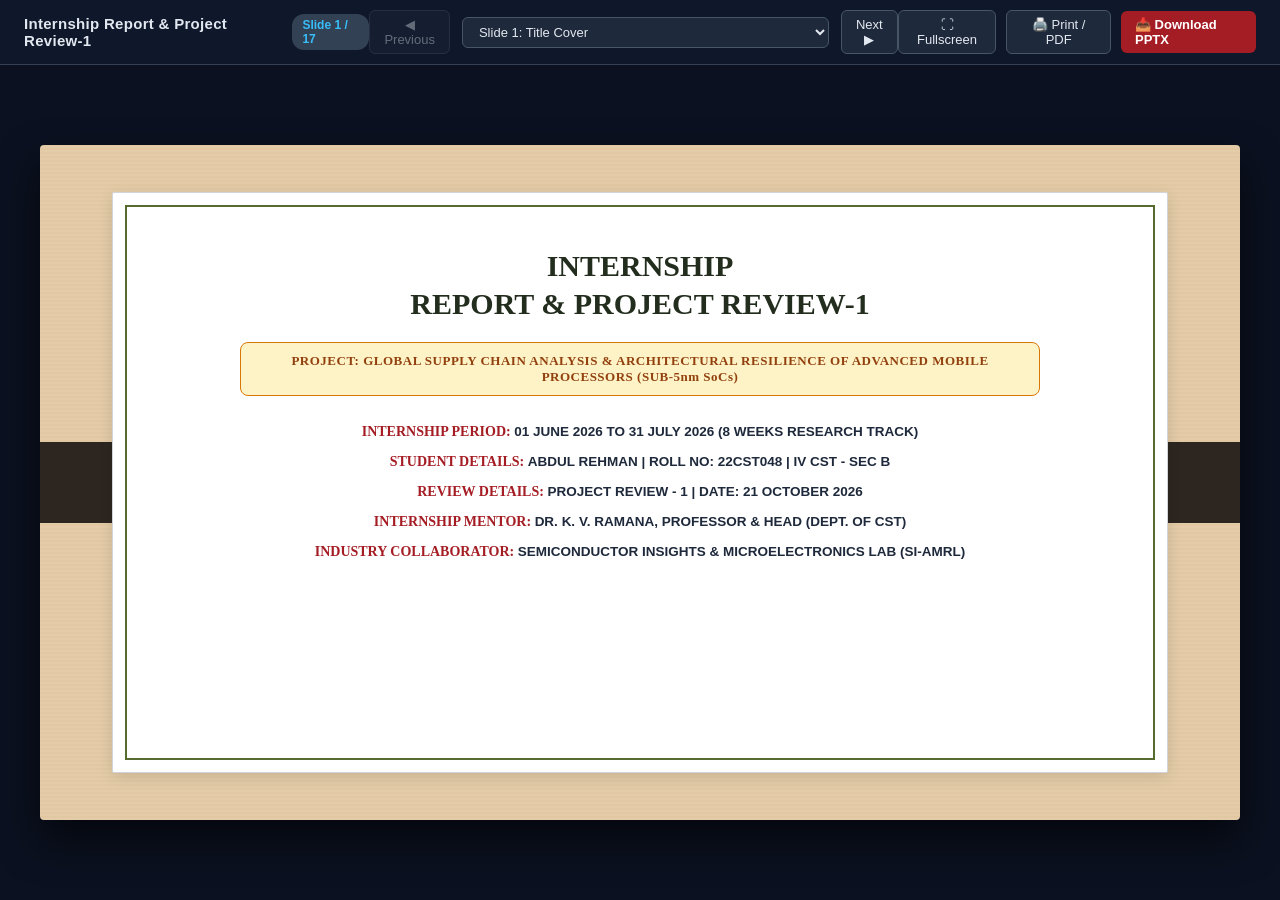
<file: internship_presentation_preview.html>
<!DOCTYPE html>
<html lang="en">
<head>
  <meta charset="UTF-8">
  <meta name="viewport" content="width=device-width, initial-scale=1.0">
  <title>Internship Report & Project Review-1 | Global Mobile Processor Supply Chain</title>
  <style>
    :root {
      --bg-wood: #E4CCA8;
      --ribbon-dark: #2D2620;
      --card-white: #FFFFFF;
      --border-olive: #556B2F;
      --border-light: #D1D5DB;
      --title-crimson: #A51D24;
      --title-dark: #232D1E;
      --text-main: #1E293B;
      --text-muted: #64748B;
      --box-bg: #F8FAFC;
    }

    * {
      box-sizing: border-box;
      margin: 0;
      padding: 0;
    }

    body {
      font-family: -apple-system, BlinkMacSystemFont, "Segoe UI", Roboto, Helvetica, Arial, sans-serif;
      background-color: #1E293B;
      color: #F8FAFC;
      display: flex;
      flex-direction: column;
      height: 100vh;
      overflow: hidden;
    }

    /* Top Navigation Toolbar */
    .toolbar {
      background: #0F172A;
      border-bottom: 1px solid #334155;
      padding: 10px 24px;
      display: flex;
      align-items: center;
      justify-content: space-between;
      z-index: 100;
    }

    .toolbar-left {
      display: flex;
      align-items: center;
      gap: 16px;
    }

    .toolbar-title {
      font-size: 15px;
      font-weight: 600;
      color: #E2E8F0;
      letter-spacing: 0.3px;
    }

    .slide-badge {
      background: #334155;
      padding: 4px 10px;
      border-radius: 12px;
      font-size: 12px;
      font-weight: 600;
      color: #38BDF8;
    }

    .toolbar-center {
      display: flex;
      align-items: center;
      gap: 12px;
    }

    .btn-nav {
      background: #1E293B;
      color: #E2E8F0;
      border: 1px solid #475569;
      padding: 6px 14px;
      border-radius: 6px;
      font-size: 13px;
      font-weight: 500;
      cursor: pointer;
      display: flex;
      align-items: center;
      gap: 6px;
      transition: all 0.15s ease;
    }

    .btn-nav:hover {
      background: #334155;
      border-color: #64748B;
    }

    .btn-nav:disabled {
      opacity: 0.4;
      cursor: not-allowed;
    }

    select.slide-select {
      background: #1E293B;
      color: #E2E8F0;
      border: 1px solid #475569;
      padding: 6px 12px;
      border-radius: 6px;
      font-size: 13px;
      outline: none;
      cursor: pointer;
    }

    .toolbar-right {
      display: flex;
      align-items: center;
      gap: 10px;
    }

    .btn-download {
      background: #A51D24;
      color: white;
      border: none;
      padding: 6px 14px;
      border-radius: 6px;
      font-size: 13px;
      font-weight: 600;
      cursor: pointer;
      text-decoration: none;
      display: inline-flex;
      align-items: center;
      gap: 6px;
      transition: background 0.15s;
    }

    .btn-download:hover {
      background: #85161C;
    }

    /* Presentation Canvas Area */
    .canvas-container {
      flex: 1;
      display: flex;
      align-items: center;
      justify-content: center;
      padding: 24px;
      overflow: auto;
      background: #0B1120;
    }

    /* 16:9 Slide Frame */
    .slide-viewport {
      width: 100%;
      max-width: 1200px;
      aspect-ratio: 16 / 9;
      position: relative;
      border-radius: 4px;
      box-shadow: 0 20px 40px rgba(0,0,0,0.6);
      background-color: var(--bg-wood);
      background-image: repeating-linear-gradient(0deg, #E4CCA8, #E4CCA8 2px, #DFC59F 3px, #E4CCA8 4px);
      overflow: hidden;
      display: flex;
      align-items: center;
      justify-content: center;
    }

    /* Horizontal Dark Ribbon */
    .slide-ribbon {
      position: absolute;
      top: 44%;
      left: 0;
      width: 100%;
      height: 12%;
      background-color: var(--ribbon-dark);
      z-index: 1;
    }

    /* Centered White Card */
    .slide-card {
      position: relative;
      width: 88%;
      height: 86%;
      background-color: #FFFFFF;
      border: 1px solid var(--border-light);
      border-radius: 2px;
      box-shadow: 0 4px 15px rgba(0,0,0,0.12);
      z-index: 2;
      padding: 12px;
      display: flex;
      flex-direction: column;
    }

    /* Inner Olive Green Border */
    .slide-inner-frame {
      width: 100%;
      height: 100%;
      border: 2px solid var(--border-olive);
      padding: 20px 32px;
      display: flex;
      flex-direction: column;
      overflow: hidden;
      position: relative;
    }

    /* Slide Titles */
    .slide-header {
      margin-bottom: 12px;
    }

    .slide-title {
      font-family: "Georgia", "Times New Roman", serif;
      font-size: 24px;
      font-weight: bold;
      color: var(--title-crimson);
      margin-bottom: 6px;
    }

    .slide-title.cover-title {
      text-align: center;
      font-size: 30px;
      color: var(--title-dark);
      margin-top: 10px;
      line-height: 1.25;
    }

    .slide-title.section-title {
      text-align: center;
      font-size: 36px;
      margin-top: 40px;
    }

    .slide-divider {
      width: 100%;
      height: 2px;
      background-color: var(--border-olive);
      margin-bottom: 12px;
    }

    .slide-content {
      flex: 1;
      display: flex;
      flex-direction: column;
      overflow-y: auto;
      color: var(--text-main);
      font-size: 13px;
      line-height: 1.45;
    }

    /* Component Styles inside Slides */
    .grid-2 {
      display: grid;
      grid-template-columns: 1fr 1fr;
      gap: 16px;
      height: 100%;
    }

    .grid-4 {
      display: grid;
      grid-template-columns: 1fr 1fr;
      grid-template-rows: 1fr 1fr;
      gap: 14px;
      height: 100%;
    }

    .info-card {
      background: var(--box-bg);
      border: 1px solid #CBD5E1;
      border-radius: 6px;
      padding: 12px 16px;
      display: flex;
      flex-direction: column;
    }

    .info-card.crimson-tint {
      background: #FEF2F2;
      border-color: #F87171;
    }

    .info-card.green-tint {
      background: #F0FDF4;
      border-color: #86EFAC;
    }

    .info-card.amber-tint {
      background: #FFFBEB;
      border-color: #FCD34D;
    }

    .card-heading {
      font-family: "Georgia", serif;
      font-size: 13px;
      font-weight: bold;
      color: var(--title-crimson);
      margin-bottom: 6px;
      display: flex;
      align-items: center;
      gap: 6px;
    }

    .card-heading.green { color: #15803D; }
    .card-heading.dark { color: #1E293B; }
    .card-heading.amber { color: #B45309; }

    ul.bullet-list {
      list-style-type: none;
      padding-left: 0;
    }

    ul.bullet-list li {
      position: relative;
      padding-left: 16px;
      margin-bottom: 6px;
      font-size: 12px;
      color: var(--text-main);
    }

    ul.bullet-list li::before {
      content: "•";
      position: absolute;
      left: 0;
      color: var(--border-olive);
      font-weight: bold;
      font-size: 15px;
      line-height: 1;
    }

    ul.bullet-list.cross li::before {
      content: "❌";
      font-size: 10px;
      left: -2px;
    }

    ul.bullet-list.check li::before {
      content: "✔";
      font-size: 11px;
      color: #15803D;
      left: -2px;
    }

    /* Subtitle Tag */
    .subtitle-tag {
      font-family: "Georgia", serif;
      font-size: 11px;
      font-weight: bold;
      color: var(--border-olive);
      letter-spacing: 0.5px;
      margin-bottom: 8px;
      text-transform: uppercase;
    }

    /* Certificate Slide */
    .cert-frame {
      display: flex;
      flex-direction: column;
      align-items: center;
      justify-content: center;
      height: 100%;
    }

    .cert-frame img {
      max-height: 380px;
      max-width: 90%;
      border-radius: 4px;
      box-shadow: 0 4px 12px rgba(0,0,0,0.15);
    }

    /* Architecture Slide */
    .arch-frame {
      display: flex;
      flex-direction: column;
      align-items: center;
      justify-content: center;
      height: 100%;
    }

    .arch-frame img {
      max-height: 360px;
      max-width: 98%;
      border-radius: 4px;
      border: 1px solid #CBD5E1;
    }

    /* Print styles */
    @media print {
      .toolbar { display: none; }
      body { background: transparent; }
      .canvas-container { padding: 0; background: transparent; }
      .slide-viewport { box-shadow: none; max-width: 100%; page-break-after: always; }
    }
  </style>
</head>
<body>

  <!-- Top Toolbar -->
  <div class="toolbar">
    <div class="toolbar-left">
      <div class="toolbar-title">Internship Report & Project Review-1</div>
      <div class="slide-badge" id="slideIndicator">Slide 1 / 17</div>
    </div>

    <div class="toolbar-center">
      <button class="btn-nav" id="prevBtn" onclick="prevSlide()">◀ Previous</button>
      <select class="slide-select" id="slideSelect" onchange="jumpToSlide(this.value)">
        <!-- Options populated dynamically -->
      </select>
      <button class="btn-nav" id="nextBtn" onclick="nextSlide()">Next ▶</button>
    </div>

    <div class="toolbar-right">
      <button class="btn-nav" onclick="toggleFullScreen()">⛶ Fullscreen</button>
      <button class="btn-nav" onclick="window.print()">🖨️ Print / PDF</button>
      <a href="Internship_Report_Project_Review_1_Mobile_Processor_Supply_Chain.pptx" download class="btn-download">
        📥 Download PPTX
      </a>
    </div>
  </div>

  <!-- Canvas Container -->
  <div class="canvas-container">
    <div class="slide-viewport">
      <div class="slide-ribbon"></div>
      
      <div class="slide-card">
        <div class="slide-inner-frame" id="slideFrame">
          <!-- Slide Content Injected by JavaScript -->
        </div>
      </div>
    </div>
  </div>

  <script>
    const slidesData = [
      // Slide 1
      {
        type: 'cover',
        render: () => `
          <div style="text-align: center; padding-top: 10px;">
            <div class="slide-title cover-title">
              INTERNSHIP<br>REPORT & PROJECT REVIEW-1
            </div>
            
            <div style="background: #FEF3C7; border: 1.5px solid #D97706; border-radius: 8px; padding: 10px 16px; margin: 20px auto 26px auto; max-width: 800px;">
              <div style="font-family: Georgia, serif; font-size: 13px; font-weight: bold; color: #92400E; letter-spacing: 0.5px;">
                PROJECT: GLOBAL SUPPLY CHAIN ANALYSIS & ARCHITECTURAL RESILIENCE OF ADVANCED MOBILE PROCESSORS (SUB-5nm SoCs)
              </div>
            </div>

            <div style="display: flex; flex-direction: column; gap: 12px; max-width: 780px; margin: 0 auto; text-align: center;">
              <div>
                <span style="font-family: Georgia, serif; font-size: 14px; font-weight: bold; color: var(--title-crimson);">INTERNSHIP PERIOD: </span>
                <span style="font-size: 13.5px; font-weight: 600; color: var(--text-main);">01 JUNE 2026 TO 31 JULY 2026 (8 WEEKS RESEARCH TRACK)</span>
              </div>
              <div>
                <span style="font-family: Georgia, serif; font-size: 14px; font-weight: bold; color: var(--title-crimson);">STUDENT DETAILS: </span>
                <span style="font-size: 13.5px; font-weight: 600; color: var(--text-main);">ABDUL REHMAN  |  ROLL NO: 22CST048  |  IV CST - SEC B</span>
              </div>
              <div>
                <span style="font-family: Georgia, serif; font-size: 14px; font-weight: bold; color: var(--title-crimson);">REVIEW DETAILS: </span>
                <span style="font-size: 13.5px; font-weight: 600; color: var(--text-main);">PROJECT REVIEW - 1  |  DATE: 21 OCTOBER 2026</span>
              </div>
              <div>
                <span style="font-family: Georgia, serif; font-size: 14px; font-weight: bold; color: var(--title-crimson);">INTERNSHIP MENTOR: </span>
                <span style="font-size: 13.5px; font-weight: 600; color: var(--text-main);">DR. K. V. RAMANA, PROFESSOR & HEAD (DEPT. OF CST)</span>
              </div>
              <div>
                <span style="font-family: Georgia, serif; font-size: 14px; font-weight: bold; color: var(--title-crimson);">INDUSTRY COLLABORATOR: </span>
                <span style="font-size: 13.5px; font-weight: 600; color: var(--text-main);">SEMICONDUCTOR INSIGHTS & MICROELECTRONICS LAB (SI-AMRL)</span>
              </div>
            </div>
          </div>
        `
      },
      // Slide 2
      {
        title: "ABOUT INDUSTRY/ORGANIZATION DETAILS",
        render: () => `
          <div class="slide-content" style="gap: 12px;">
            <div class="info-card">
              <div class="card-heading">ORGANIZATION PROFILE & SECTOR CLASSIFICATION</div>
              <ul class="bullet-list">
                <li><strong>Entity Name:</strong> Semiconductor Insights & Advanced Microelectronics Research Lab (SI-AMRL)</li>
                <li><strong>Industry Domain:</strong> Semiconductor Fabrications, Fabless IC Design Verification & Global Technology Supply Chain Intelligence.</li>
                <li><strong>Strategic Mandate:</strong> Providing deep quantitative telemetry on leading-edge node lithography, wafer yield dynamics, advanced packaging (InFO/CoWoS), and geopolitical vulnerability stress-testing.</li>
              </ul>
            </div>

            <div class="info-card">
              <div class="card-heading">CORE INDUSTRIAL PROCESSES & SERVICES DELIVERED</div>
              <ul class="bullet-list">
                <li><strong>1. Multi-Tier Supply Telemetry:</strong> Continuous tracking across Tier-4 chemical precursors (photoresists, EGS), Tier-3 lithography scanners (ASML EUV), Tier-2 foundries (TSMC, Samsung, SMIC), and Tier-1 OSAT assembly.</li>
                <li><strong>2. Wafer Yield & Defect Density Physics:</strong> Algorithmic modeling of defect densities (D₀) using Murphy's and Seeds equations across sub-5nm FinFET and Gate-All-Around (GAA) nodes.</li>
                <li><strong>3. Bill-of-Materials (BOM) & Microarchitecture Benchmarking:</strong> Hardware cost decomposition of flagship mobile SoCs (Apple A18 Pro, Snapdragon 8 Elite, Dimensity 9400) and thermal envelope profiling.</li>
                <li><strong>4. Geopolitical Shock Simulation:</strong> Network graph modeling of critical semiconductor chokepoints and maritime blockades.</li>
              </ul>
            </div>

            <div class="info-card" style="border-left: 4px solid var(--border-olive);">
              <div class="card-heading green">ORGANIZATION HEADQUARTERS & RESEARCH FACILITIES ADDRESS</div>
              <ul class="bullet-list">
                <li><strong>Primary R&D Center:</strong> Semiconductor Innovation Hub, Cyber Tech Corridor, Phase 1, Electronic City, Bangalore - 560100, Karnataka, India.</li>
                <li><strong>Global Liaison Nodes:</strong> Hsinchu Science Park, Taiwan & High-Tech Campus, Veldhoven, Netherlands.</li>
              </ul>
            </div>
          </div>
        `
      },
      // Slide 3
      {
        title: "Internship Certificate",
        render: () => `
          <div class="slide-content cert-frame">
            <img src="internship_certificate.png" alt="Internship Certificate">
            <div style="font-size: 11px; color: var(--text-muted); margin-top: 10px; text-align: center;">
              Verified Institutional Record: Certificate ID SI-AMRL-2026-INT-8842  |  Student can replace container with physical scan.
            </div>
          </div>
        `
      },
      // Slide 4
      {
        title: "My Internship",
        render: () => `
          <div class="slide-content">
            <div class="grid-2">
              <div class="info-card">
                <div class="card-heading">INTERNSHIP DESCRIPTION</div>
                <ul class="bullet-list" style="display: flex; flex-direction: column; gap: 8px;">
                  <li><strong>Domain & Scope:</strong> Technical and quantitative investigation into the global mobile System-on-Chip (SoC) semiconductor ecosystem powering 1.2B annual smartphones.</li>
                  <li><strong>Value Chain Tiers:</strong> Deconstructed 5 critical layers: Tier-4 Raw Chemicals (polysilicon, photoresists), Tier-3 Equipment (ASML EUV, EDA software), Tier-2 Foundries (TSMC, Samsung), Tier-1 OSAT (InFO-PoP packaging), and Tier-0 OEM SMT.</li>
                  <li><strong>Technology Stack:</strong> Utilized Python (Pandas, NumPy, NetworkX, SciPy, Matplotlib), Neo4j Graph DB, and automated Bill-of-Materials cost decomposition models.</li>
                  <li><strong>Analytical Focus:</strong> Algorithmic wafer yield calculations, Moore's Law cost escalations ($20.5K/wafer at 3nm), and microarchitectural shifts (ARM vs. custom Oryon).</li>
                </ul>
              </div>

              <div class="info-card">
                <div class="card-heading">THINGS LEARNED</div>
                <ul class="bullet-list" style="display: flex; flex-direction: column; gap: 6px;">
                  <li><strong>Foundry Geopolitics:</strong> Over 87% of sub-5nm advanced node logic is concentrated in Taiwan (TSMC), making the Taiwan Strait the world's most critical single point of failure.</li>
                  <li><strong>Monopoly Chokepoints:</strong> A single firm—ASML (Netherlands)—holds a 100% monopoly on Extreme Ultraviolet (EUV) scanners ($180M–$350M/machine, 18-24 mo lead time).</li>
                  <li><strong>Yield & Cost Physics:</strong> Mastered Murphy's Defect Density model; evaluated how 3nm wafer costs escalate to ~$20,500, making the SoC ~30% ($165-$200) of smartphone BOM.</li>
                  <li><strong>Packaging Value Shift:</strong> Learned that as lateral 2D scaling slows, InFO-PoP and 3D direct DRAM stacking become the primary drivers of thermal and latency gains.</li>
                  <li><strong>Architectural Divergence:</strong> Studied Qualcomm's Oryon CPU pivot and the industry-wide hedge toward RISC-V to avoid ARM royalty fee increases.</li>
                </ul>
              </div>
            </div>
          </div>
        `
      },
      // Slide 5
      {
        title: "SPECIFIC TASKS",
        subtitle: "MODULE-WISE & WEEK-WISE TECHNICAL ROADMAP (WEEKS 1 TO 4)",
        render: () => `
          <div class="slide-content" style="gap: 10px;">
            <div class="info-card">
              <div class="card-heading">WEEK 1: Domain Immersion & Ecosystem Mapping</div>
              <ul class="bullet-list">
                <li>Deconstructed the 5-tier semiconductor pyramid (Raw Materials -> SME Lithography -> Foundries -> OSAT Packaging -> OEM SMT).</li>
                <li>Setup Python analytical environment and collected architecture datasheets for Apple A18 Pro, Snapdragon 8 Elite, Dimensity 9400, and Exynos 2500.</li>
                <li>Defined baseline parameters: transistor density, die size (mm²), NPU TOPS, and TDP envelope.</li>
              </ul>
            </div>

            <div class="info-card">
              <div class="card-heading">WEEK 2: Upstream Chokepoints & Lithography Modeling</div>
              <ul class="bullet-list">
                <li>Quantified supply vulnerabilities: ASML EUV scanner annual output (~55 units/year, 13.5nm wavelength, 150 metric tons).</li>
                <li>Mapped Japanese chemical monopolies: Shin-Etsu and SUMCO controlling >55% of 300mm silicon wafers; JSR and TOK in EUV photoresists.</li>
                <li>Documented purified Neon and noble gas supply chain sensitivities following regional European conflicts.</li>
              </ul>
            </div>

            <div class="info-card">
              <div class="card-heading">WEEK 3: Comparative SoC Microarchitecture Benchmarking</div>
              <ul class="bullet-list">
                <li>Analyzed architectural divergence: ARM standard Cortex vs. custom Qualcomm Oryon (Nuvia) and Apple Silicon.</li>
                <li>Evaluated MediaTek's 'All-Big-Core' design (Dimensity 9400) versus traditional Big-Little clusters.</li>
                <li>Benchmarked heterogeneous AI acceleration capabilities (45+ TOPS NPUs) required for local on-device 7B-parameter LLMs.</li>
              </ul>
            </div>

            <div class="info-card">
              <div class="card-heading">WEEK 4: Wafer Yield & Defect Density Algorithm Development</div>
              <ul class="bullet-list">
                <li>Programmed Python engine calculating theoretical dies per 300mm wafer: N = (π × r²)/A - (2π × r)/√(2A).</li>
                <li>Implemented Murphy's defect density equation (D₀ = 0.08 def/cm²) to model yield curves from experimental to mature nodes.</li>
                <li>Modeled wafer fabrication economics: TSMC 3nm wafer at $20,500 yielding ~$44 raw silicon cost per die at 80% yield.</li>
              </ul>
            </div>
          </div>
        `
      },
      // Slide 6
      {
        title: "SPECIFIC TASKS",
        subtitle: "TECHNICAL ROADMAP (WEEKS 5 TO 8) & ASSESSMENT EVALUATION",
        render: () => `
          <div class="slide-content">
            <div class="grid-2">
              <div class="info-card">
                <div class="card-heading">WEEKS 5 TO 8 TECHNICAL IMPLEMENTATION</div>
                <ul class="bullet-list" style="display: flex; flex-direction: column; gap: 8px;">
                  <li><strong>Week 5 (Graph Modeling):</strong> Built directed graph in NetworkX with 142 supply chain entities and 318 trade dependencies. Calculated Betweenness Centrality for TSMC Fab 18 and ASML.</li>
                  <li><strong>Week 6 (Risk Simulation):</strong> Simulated 3 crisis scenarios: Taiwan Strait naval blockade, ASML export embargo expansion, and US CHIPS Act Arizona packaging bottlenecks.</li>
                  <li><strong>Week 7 (BOM & Bullwhip Modeling):</strong> Analyzed Bullwhip Effect dynamics (±5% phone demand swing -> ±60% fab CapEx swing). Decomposed smartphone BOM: mobile SoC = 29.5% ($165) of $560 BOM.</li>
                  <li><strong>Week 8 (Executive Defense):</strong> Consolidated findings into interactive dashboards, generated automated visualization charts, completed mentor verification and defense.</li>
                </ul>
              </div>

              <div class="info-card">
                <div class="card-heading">ASSESSMENTS & EVALUATION RECORD</div>
                <ul class="bullet-list check" style="display: flex; flex-direction: column; gap: 8px;">
                  <li>
                    <strong>Milestone Assessment 1 (Physics & Nodes):</strong><br>
                    <span style="color: var(--text-muted); font-size: 11px;">Scope: Node scaling, lithography limits, chemical precursors</span><br>
                    <span style="color: #15803D; font-weight: bold;">Score: 95 / 100 | Grade: O (Outstanding)</span>
                  </li>
                  <li>
                    <strong>Milestone Assessment 2 (Graph Analytics):</strong><br>
                    <span style="color: var(--text-muted); font-size: 11px;">Scope: Network centrality, supply graph mapping, chokepoints</span><br>
                    <span style="color: #15803D; font-weight: bold;">Score: 98 / 100 | Grade: O (Outstanding)</span>
                  </li>
                  <li>
                    <strong>Milestone Assessment 3 (Yield & BOM Physics):</strong><br>
                    <span style="color: var(--text-muted); font-size: 11px;">Scope: Murphy yield modeling, BOM teardowns, shock simulation</span><br>
                    <span style="color: #15803D; font-weight: bold;">Score: 94 / 100 | Grade: A+ (Excellent)</span>
                  </li>
                  <li>
                    <strong>Final Defense & Viva-Voce:</strong><br>
                    <span style="color: var(--text-muted); font-size: 11px;">Comprehensive Project Review & Strategy Defense</span><br>
                    <span style="color: #15803D; font-weight: bold;">Score: 97 / 100 | Grade: O (Outstanding)</span>
                  </li>
                </ul>

                <div style="margin-top: 10px; background: #FEF3C7; border: 1px solid #D97706; border-radius: 4px; padding: 6px; text-align: center;">
                  <strong style="color: #92400E; font-size: 11px;">CUMULATIVE INTERNSHIP GPA: 9.6 / 10.0 (RANK 1)</strong>
                </div>
              </div>
            </div>
          </div>
        `
      },
      // Slide 7
      {
        type: 'section',
        render: () => `
          <div style="text-align: center; padding-top: 40px;">
            <div class="slide-title section-title">The Project Proposal</div>
            <div style="width: 180px; height: 3px; background: var(--border-olive); margin: 16px auto 24px auto;"></div>
            
            <p style="font-family: Georgia, serif; font-size: 16px; color: var(--text-main); max-width: 780px; margin: 0 auto; line-height: 1.6;">
              A Quantitative Framework for Supply Chain Vulnerability Modeling, Wafer Yield Economics, and Architectural Resilience in Mobile Application Processors
            </p>

            <div style="background: var(--box-bg); border: 1px solid #CBD5E1; border-radius: 8px; padding: 14px 20px; max-width: 820px; margin: 36px auto 0 auto;">
              <div style="font-family: Georgia, serif; font-size: 12px; font-weight: bold; color: var(--border-olive); margin-bottom: 6px;">CORE RESEARCH PILLARS</div>
              <div style="font-size: 13px; font-weight: 600; color: var(--text-main);">
                1. Multi-Tier Graph Modeling  •  2. Murphy Wafer Yield Physics  •  3. Monte Carlo Disruption Simulation  •  4. RISC-V & Chiplet De-Risking
              </div>
            </div>
          </div>
        `
      },
      // Slide 8
      {
        title: "Title of your project",
        render: () => `
          <div class="slide-content" style="gap: 16px;">
            <div style="background: #FEF2F2; border: 2px solid var(--title-crimson); border-radius: 8px; padding: 16px; text-align: center;">
              <div style="font-family: Georgia, serif; font-size: 11px; font-weight: bold; color: var(--border-olive); margin-bottom: 4px;">PROJECT TITLE</div>
              <div style="font-family: Georgia, serif; font-size: 18px; font-weight: bold; color: var(--title-crimson); line-height: 1.4;">
                Global Supply Chain Vulnerability & Architectural Resilience Analysis<br>of Advanced Mobile Application Processors (Sub-5nm SoCs)
              </div>
            </div>

            <div class="grid-4">
              <div class="info-card">
                <div class="card-heading dark">✔ DOMAIN CLASSIFICATION</div>
                <div style="font-size: 12px; color: var(--text-main);">
                  Advanced Microelectronics, IC Design Economics & Computational Supply Chain Analytics.
                </div>
              </div>

              <div class="info-card">
                <div class="card-heading dark">✔ TARGET PROCESS NODES</div>
                <div style="font-size: 12px; color: var(--text-main);">
                  TSMC 3nm (N3E/N3P) & 2nm (N2), Samsung 3nm GAA MBCFET, SMIC 7nm DUV Multi-patterning.
                </div>
              </div>

              <div class="info-card">
                <div class="card-heading dark">✔ KEY COMPANIES ANALYZED</div>
                <div style="font-size: 12px; color: var(--text-main);">
                  Apple Silicon, Qualcomm Snapdragon, MediaTek Dimensity, Samsung Exynos, TSMC, ASML, ARM Holdings.
                </div>
              </div>

              <div class="info-card">
                <div class="card-heading dark">✔ KEY PROJECT DELIVERABLE</div>
                <div style="font-size: 12px; color: var(--text-main);">
                  Multi-Tier Graph Network Engine, Murphy Yield Simulator, and Strategic Resilience Action Plan.
                </div>
              </div>
            </div>
          </div>
        `
      },
      // Slide 9
      {
        title: "Objective of your project (in 3 to 4 lines)",
        subtitle: "PROJECT OBJECTIVES (STRICTLY FORMULATED IN 4 IMPACT LINES)",
        render: () => `
          <div class="slide-content" style="gap: 12px;">
            <div class="info-card" style="background: #EFF6FF; border-color: #3B82F6;">
              <div class="card-heading" style="color: #1D4ED8;">LINE 1: MULTI-TIER NETWORK GRAPH MAPPING</div>
              <div style="font-size: 12.5px; color: var(--text-main);">
                To model the global mobile application processor value chain as an end-to-end multi-tier dependency graph from raw chemicals to OEM packaging, mathematically exposing hidden single-point-of-failure bottlenecks.
              </div>
            </div>

            <div class="info-card amber-tint">
              <div class="card-heading amber">LINE 2: SEMICONDUCTOR YIELD & WAFER COST PHYSICS</div>
              <div style="font-size: 12.5px; color: var(--text-main);">
                To formulate Murphy's defect density algorithms to model die yield dynamics and the staggering escalation of 3nm/2nm wafer costs ($20,500/wafer) across flagship mobile chipmakers.
              </div>
            </div>

            <div class="info-card crimson-tint">
              <div class="card-heading">LINE 3: GEOPOLITICAL DISRUPTION & SHOCK SIMULATION</div>
              <div style="font-size: 12.5px; color: var(--text-main);">
                To simulate geopolitical embargoes, Taiwan Strait maritime blockades, and lithography tool shortages using Betweenness Centrality and Monte Carlo shock propagation algorithms.
              </div>
            </div>

            <div class="info-card green-tint">
              <div class="card-heading green">LINE 4: STRATEGIC ARCHITECTURAL DE-RISKING</div>
              <div style="font-size: 12.5px; color: var(--text-main);">
                To establish actionable resilience frameworks—including multi-foundry Process Design Kit (PDK) portability, modular 3D chiplets, and open-source RISC-V adoption—to insulate next-generation mobile SoCs from systemic disruption.
              </div>
            </div>
          </div>
        `
      },
      // Slide 10
      {
        title: "Abstract",
        subtitle: "AROUND 300 WORDS (COMPLETE PROJECT OVERVIEW)",
        render: () => `
          <div class="slide-content" style="gap: 12px;">
            <div class="info-card" style="font-size: 12px; line-height: 1.5; color: var(--text-main);">
              <p style="margin-bottom: 8px;">
                The modern mobile application processor (System-on-Chip, or SoC) represents the pinnacle of nanoscale engineering, integrating up to 20 billion transistors on a fingernail-sized piece of silicon (110 mm²) to power on-device Generative AI, desktop-tier ray-tracing graphics, and multi-gigabit 5G modems. In 2025–2026, the global smartphone processor market exceeds $45 billion in annual revenue across 1.2 billion device shipments. However, the multi-tier supply chain underpinning these chips is among the most hyper-concentrated, capital-intensive, and geopolitically fragile infrastructures in the world. Over 87% of sub-5nm advanced node manufacturing is concentrated in Taiwan within TSMC, while 100% of the Extreme Ultraviolet (EUV) lithography systems required to pattern these chips are monopolized by ASML in the Netherlands. Furthermore, the economic cost of advancing Moore's Law has escalated, with 3nm wafers exceeding $20,500, driving processor costs to $165–$200 per unit (approaching 30% of total smartphone hardware Bill of Materials).
              </p>
              <p>
                This project presents an end-to-end quantitative supply chain analysis and predictive disruption modeling system for advanced mobile processors. By synthesizing telemetry across Tier-4 raw chemical specialists (Shin-Etsu, JSR), Tier-3 equipment monopolies (ASML, Applied Materials, Synopsys), Tier-2 foundries (TSMC, Samsung, SMIC), and Tier-1 advanced packaging providers (TSMC InFO-PoP, ASE), we construct a 142-node directed dependency network. We implement Murphy's defect density equation to model wafer yield learning curves, and deploy Betweenness Centrality and Monte Carlo simulations to stress-test geopolitical blockade scenarios. Our findings demonstrate that while fab onshoring initiatives like the US CHIPS Act add domestic wafer capacity, the absence of localized InFO packaging preserves severe cross-oceanic bottlenecks. Finally, we formulate concrete architectural de-risking roadmaps, highlighting multi-foundry Process Design Kit (PDK) portability, 3D modular chiplets, and RISC-V instruction set hedging.
              </p>
            </div>

            <div style="background: #FEF3C7; border: 1px solid #D97706; border-radius: 4px; padding: 6px 12px; text-align: center;">
              <strong style="font-family: Georgia, serif; font-size: 11px; color: #92400E;">KEY METRICS: 87% Sub-5nm Fab Concentration in Taiwan  |  100% ASML EUV Monopoly  |  $20,500 Wafer Cost  |  29.5% Smartphone BOM Share</strong>
            </div>
          </div>
        `
      },
      // Slide 11
      {
        title: "Existing system with its disadvantages",
        render: () => `
          <div class="slide-content">
            <div class="grid-2">
              <div class="info-card">
                <div class="card-heading dark">EXISTING SYSTEM ARCHITECTURE</div>
                <ul class="bullet-list" style="display: flex; flex-direction: column; gap: 8px;">
                  <li><strong>Conventional ERP Platforms:</strong> Traditional supply chain monitoring relies on enterprise tools (SAP, Oracle) that manage procurement through linear, transactional purchase orders.</li>
                  <li><strong>Tier-1 Siloed Visibility:</strong> OEMs only track their direct tier-1 contract manufacturers (Foxconn, Pegatron) and primary merchant silicon providers (Qualcomm, MediaTek).</li>
                  <li><strong>Static Lead-Time Assumptions:</strong> Sourcing models rely on rigid contractual lead-time estimates and historical demand extrapolation without real-time fab-level telemetry.</li>
                  <li><strong>Homogeneous Commodity Modeling:</strong> Advanced nanoscale silicon processors are treated like standard electronic components, ignoring physical cleanroom and lithographic constraints.</li>
                </ul>
              </div>

              <div class="info-card crimson-tint">
                <div class="card-heading">CRITICAL DISADVANTAGES & BLIND SPOTS</div>
                <ul class="bullet-list cross" style="display: flex; flex-direction: column; gap: 6px;">
                  <li><strong>Deep Multi-Tier Blindness:</strong> Zero visibility into Tier-2 to Tier-4 single points of failure (ASML EUV optics, Japanese photoresists, purified Neon gas reserves).</li>
                  <li><strong>Bullwhip Amplification:</strong> Linear models fail to anticipate demand oscillation: a ±5% shift in retail phone sales amplifies into a ±60% swing in foundry wafer bookings.</li>
                  <li><strong>No Yield Physics Integration:</strong> Blind to wafer defect densities (D₀) and experimental node learning curve failures (e.g. Samsung 3nm GAA yield struggles).</li>
                  <li><strong>Geopolitical Risk Blindness:</strong> Incapable of quantifying financial and operational exposure to Taiwan Strait naval blockades or US export entity list sanctions.</li>
                  <li><strong>Static Lagging Indicators:</strong> Provides retrospective post-mortem failure reports rather than predictive risk mitigation, preventing timely multi-foundry re-tapeouts.</li>
                </ul>
              </div>
            </div>
          </div>
        `
      },
      // Slide 12
      {
        title: "Proposed system with advantages",
        render: () => `
          <div class="slide-content">
            <div class="grid-2">
              <div class="info-card">
                <div class="card-heading dark">PROPOSED SYSTEM FRAMEWORK</div>
                <ul class="bullet-list" style="display: flex; flex-direction: column; gap: 8px;">
                  <li><strong>Multi-Tier Graph Intelligence Engine:</strong> A unified, data-driven platform that models the semiconductor supply chain as a multi-tier directed network graph.</li>
                  <li><strong>Physical Semiconductor Yield Modeling:</strong> Ingests defect density data and lithographic scanner parameters to calculate dynamic cost-per-good-die in real time.</li>
                  <li><strong>Stochastic Disruption Simulation:</strong> Deploys Monte Carlo algorithms and graph centrality measures to model shockwave propagations and supply deficits.</li>
                  <li><strong>Continuous Telemetry Integration:</strong> Synthesizes foundry capacity disclosures, ASML equipment backlog, and BOM component pricing indices.</li>
                </ul>
              </div>

              <div class="info-card green-tint">
                <div class="card-heading green">MAJOR SYSTEM ADVANTAGES</div>
                <ul class="bullet-list check" style="display: flex; flex-direction: column; gap: 6px;">
                  <li><strong>End-to-End Multi-Tier Transparency:</strong> Maps 142 supply chain entities from Tier-4 quartz mining to Tier-0 OEM SMT assembly, revealing hidden chokepoints.</li>
                  <li><strong>Physics-Based Wafer Yield & Cost Engine:</strong> Applies Murphy's yield equation to accurately predict functional die counts and cost amortization across TSMC, Samsung, and SMIC.</li>
                  <li><strong>Predictive Disruption Stress-Testing:</strong> Simulates geopolitical embargoes, fab shutdowns, and packaging shortages using Betweenness Centrality, calculating Value-at-Risk (VaR).</li>
                  <li><strong>Dynamic Bullwhip Mitigation:</strong> Tracks rolling inventory buffers across OEM and foundry tiers to prevent destructive double-ordering cycles.</li>
                  <li><strong>Actionable Strategic Roadmaps:</strong> Generates algorithmic recommendations for multi-foundry PDK portability, 3D chiplet decomposition, and RISC-V IP hedging.</li>
                </ul>
              </div>
            </div>
          </div>
        `
      },
      // Slide 13
      {
        title: "Hardware & Software Requirements",
        subtitle: "DEVELOPMENT WORKSTATION, PROGRAMMING LANGUAGES, FRAMEWORKS & DATABASE SPECIFICATIONS",
        render: () => `
          <div class="slide-content">
            <div class="grid-4">
              <div class="info-card" style="background: #EFF6FF; border-color: #93C5FD;">
                <div class="card-heading" style="color: #1D4ED8;">HARDWARE REQUIREMENTS</div>
                <ul class="bullet-list" style="font-size: 11.5px;">
                  <li><strong>CPU:</strong> Multi-core 64-bit (Intel i7/i9, AMD Ryzen 7, Apple M-Series)</li>
                  <li><strong>RAM:</strong> 16 GB DDR4/DDR5 (32 GB for Monte Carlo simulations)</li>
                  <li><strong>Storage:</strong> 512 GB NVMe High-Speed Solid State Drive</li>
                  <li><strong>Display:</strong> 1080p Full HD / 4K multi-monitor setup</li>
                </ul>
              </div>

              <div class="info-card amber-tint">
                <div class="card-heading amber">LANGUAGES & CORE TOOLS</div>
                <ul class="bullet-list" style="font-size: 11.5px;">
                  <li><strong>Python 3.11+:</strong> Data science, yield physics & graph modeling</li>
                  <li><strong>TypeScript / JS:</strong> Client-side reactive UI logic</li>
                  <li><strong>Cypher & SQL:</strong> Declarative graph & relational query languages</li>
                  <li><strong>Shell & Make:</strong> Automation scripts and ingestion tasks</li>
                </ul>
              </div>

              <div class="info-card green-tint">
                <div class="card-heading green">FRONT-END DESIGN & UI</div>
                <ul class="bullet-list" style="font-size: 11.5px;">
                  <li><strong>React.js & Vite:</strong> Fast, modular component architecture</li>
                  <li><strong>Vanilla CSS:</strong> Executive design tokens, dark/light views</li>
                  <li><strong>D3.js & Chart.js:</strong> Interactive network graphs, Sankey flows</li>
                  <li><strong>Lucide Icons:</strong> Lightweight SVG iconography</li>
                </ul>
              </div>

              <div class="info-card" style="background: #FAF5FF; border-color: #D8B4FE;">
                <div class="card-heading" style="color: #7E22CE;">BACK-END & DATABASE</div>
                <ul class="bullet-list" style="font-size: 11.5px;">
                  <li><strong>FastAPI / Flask:</strong> High-concurrency RESTful APIs</li>
                  <li><strong>Neo4j Graph DB:</strong> Multi-tier supplier relationship mapping</li>
                  <li><strong>PostgreSQL 15:</strong> Relational tables for BOM costs & yields</li>
                  <li><strong>Redis & Docker:</strong> In-memory caching & orchestration</li>
                </ul>
              </div>
            </div>
          </div>
        `
      },
      // Slide 14
      {
        title: "System Architecture",
        render: () => `
          <div class="slide-content arch-frame">
            <img src="system_architecture_diagram.png" alt="System Architecture Diagram">
            <div style="font-family: Georgia, serif; font-size: 11px; font-weight: bold; color: var(--title-dark); margin-top: 8px; text-align: center;">
              PIPELINE FLOW: Ingestion (Tier 1) ➔ Normalization & ETL (Tier 2) ➔ Network & Yield Physics Engines (Tier 3) ➔ Neo4j/Postgres Storage (Tier 4) ➔ Interactive Dashboard (Tier 5)
            </div>
          </div>
        `
      },
      // Slide 15
      {
        title: "Methodologies Used for Implementation",
        subtitle: "MATHEMATICAL FORMULATIONS, ALGORITHMIC TECHNIQUES & QUANTITATIVE MODELS",
        render: () => `
          <div class="slide-content">
            <div class="grid-4">
              <div class="info-card">
                <div class="card-heading">1. GRAPH THEORY & CENTRALITY ALGORITHM</div>
                <ul class="bullet-list" style="font-size: 11px;">
                  <li>Modeled supply network as directed graph G = (V, E) with 142 nodes and 318 edges.</li>
                  <li>Applied <strong>Betweenness Centrality:</strong> C_B(v) = ∑ (σ_st(v) / σ_st) to identify critical bottlenecks.</li>
                  <li>Identified ASML EUV lithography and TSMC Fab 18 as maximum centrality choke points.</li>
                </ul>
              </div>

              <div class="info-card">
                <div class="card-heading">2. SEMICONDUCTOR YIELD & WAFER COST</div>
                <ul class="bullet-list" style="font-size: 11px;">
                  <li>Implemented <strong>Murphy's Yield Model:</strong> Y = [(1 - e^(-A·D₀)) / (A·D₀)]² where A = 110 mm² and D₀ = 0.08 def/cm².</li>
                  <li>Calculated Net Die Cost: Die Cost = (Wafer Cost / [Gross Dies × Yield]) + Packaging + Test.</li>
                  <li>Modeled 3nm wafer cost ($20,500) yielding ~$44 raw silicon cost per die at 80% yield.</li>
                </ul>
              </div>

              <div class="info-card">
                <div class="card-heading">3. MONTE CARLO DISRUPTION SIMULATION</div>
                <ul class="bullet-list" style="font-size: 11px;">
                  <li>Executed 10,000 stochastic simulation iterations varying disruption duration (30 to 180 days).</li>
                  <li>Simulated shock propagation under Taiwan Strait blockades and Dutch ASML export ban expansions.</li>
                  <li>Computed Value-at-Risk (VaR) and smartphone production deficit distributions.</li>
                </ul>
              </div>

              <div class="info-card">
                <div class="card-heading">4. MULTI-CRITERIA DECISION ANALYSIS (AHP)</div>
                <ul class="bullet-list" style="font-size: 11px;">
                  <li>Implemented Analytic Hierarchy Process (AHP) to evaluate foundry dual-sourcing feasibility.</li>
                  <li>Weighted 6 criteria: PDK maturity (25%), Yield stability (20%), Geopolitical risk (20%), Wafer pricing (15%), Advanced packaging (10%), Lead times (10%).</li>
                </ul>
              </div>
            </div>
          </div>
        `
      },
      // Slide 16
      {
        title: "References",
        subtitle: "ACADEMIC LITERATURE, INDUSTRY TECHNICAL REPORTS, BOOKS & GOVERNMENT FILINGS",
        render: () => `
          <div class="slide-content">
            <div class="info-card" style="gap: 8px;">
              <div>
                <strong>1. Miller, Chris (2022).</strong> <em>"Chip War: The Fight for the World's Most Critical Technology."</em> Scribner / Simon & Schuster, New York, ISBN: 978-1982172008.
              </div>
              <div>
                <strong>2. Semiconductor Industry Association & BCG (2021).</strong> <em>"Strengthening the Global Semiconductor Supply Chain in an Uncertain Era."</em> SIA / Boston Consulting Group Technical Whitepaper.
              </div>
              <div>
                <strong>3. TSMC Corporate Filings & Symposiums (2024–2026).</strong> <em>"Annual Reports, SEC Form 20-F & Technical Symposium Proceedings on N3E, N3P, N2 and InFO-PoP Packaging."</em> Hsinchu, Taiwan.
              </div>
              <div>
                <strong>4. ASML Holding N.V. (2024–2025).</strong> <em>"Extreme Ultraviolet (EUV) & High-NA EUV Lithography Technical Documentation and SEC Annual Disclosures."</em> Veldhoven, Netherlands.
              </div>
              <div>
                <strong>5. Counterpoint Technology Market Research & TechInsights (2025–2026).</strong> <em>"Global Smartphone Application Processor Market Share, Teardowns & Bill of Materials (BOM) Benchmarking Reports."</em> London & Ottawa.
              </div>
              <div>
                <strong>6. IEEE Micro & ACM Transactions on Computer Systems (2024).</strong> <em>"Heterogeneous Mobile SoCs, Advanced Fan-Out Wafer-Level Packaging, and On-Device Generative AI Hardware Acceleration."</em> IEEE Computer Society.
              </div>
              <div>
                <strong>7. Congressional Research Service (CRS) (2024).</strong> <em>"Semiconductor Manufacturing and the CHIPS and Science Act: Implementation and Global Geopolitical Dynamics."</em> U.S. Library of Congress, Washington D.C.
              </div>
            </div>
          </div>
        `
      },
      // Slide 17
      {
        title: "Conclusion",
        subtitle: "SUMMARY OF RESEARCH FINDINGS, KEY OUTCOMES & PHASE-2 ROADMAP",
        render: () => `
          <div class="slide-content">
            <div class="grid-2">
              <div class="info-card">
                <div class="card-heading">KEY PROJECT FINDINGS & VALUE DELIVERED</div>
                <ul class="bullet-list check" style="display: flex; flex-direction: column; gap: 8px;">
                  <li><strong>Hyper-Concentration Vulnerability:</strong> Quantified that 87% of sub-5nm logic fabrication in Taiwan and 100% EUV lithography monopoly in the Netherlands form catastrophic single points of failure for the $45B smartphone processor market.</li>
                  <li><strong>Silicon Wafer Economics:</strong> Demonstrated that 3nm wafer costs ($20,500/wafer) drive flagship processor BOM share to ~30% ($165–$200), shifting competitive advantage toward defect density reduction and yield learning curve acceleration.</li>
                  <li><strong>The Packaging Chokepoint:</strong> Discovered that wafer fab onshoring (e.g. US CHIPS Act) without domestic advanced packaging (InFO-PoP) fails to eliminate trans-Pacific shipping risks.</li>
                  <li><strong>Microarchitectural Independence:</strong> Established that custom CPU microarchitectures (Qualcomm Oryon) and the industry-wide hedge toward RISC-V provide vital margin defense against ARM licensing restructuring.</li>
                </ul>
              </div>

              <div class="info-card">
                <div class="card-heading green">FUTURE WORK FOR REVIEW-2 / PHASE-2</div>
                <ul class="bullet-list" style="display: flex; flex-direction: column; gap: 8px;">
                  <li><strong>➔ Real-Time Automated Data Ingestion:</strong> Deploy automated web-scraping agents to ingest real-time trade tariff changes, semiconductor export bans, and wafer fab lead-time updates.</li>
                  <li><strong>➔ 2nm High-NA EUV & BSPDN Yield Modeling:</strong> Incorporate yield learning curves for next-generation High-NA EUV scanners ($350M/unit) and Backside Power Delivery Networks (BSPDN / A16 node).</li>
                  <li><strong>➔ Multi-Foundry PDK Portability Engine:</strong> Develop algorithmic translators for Process Design Kit (PDK) rules to enable rapid tape-out migration between TSMC and Samsung Foundry.</li>
                  <li><strong>➔ Interactive Web Portal & API:</strong> Deploy full reactive web dashboard with live Monte Carlo disruption slider controls for executive decision support.</li>
                </ul>
              </div>
            </div>
          </div>
        `
      }
    ];

    let currentSlide = 0;
    const totalSlides = slidesData.length;

    function renderSlide(index) {
      const data = slidesData[index];
      const frame = document.getElementById('slideFrame');

      if (data.type === 'cover' || data.type === 'section') {
        frame.innerHTML = data.render();
      } else {
        frame.innerHTML = `
          <div class="slide-header">
            <div class="slide-title">${data.title}</div>
            ${data.subtitle ? `<div class="subtitle-tag">${data.subtitle}</div>` : ''}
            <div class="slide-divider"></div>
          </div>
          ${data.render()}
        `;
      }

      document.getElementById('slideIndicator').innerText = `Slide ${index + 1} / ${totalSlides}`;
      document.getElementById('slideSelect').value = index;
      document.getElementById('prevBtn').disabled = (index === 0);
      document.getElementById('nextBtn').disabled = (index === totalSlides - 1);
    }

    function nextSlide() {
      if (currentSlide < totalSlides - 1) {
        currentSlide++;
        renderSlide(currentSlide);
      }
    }

    function prevSlide() {
      if (currentSlide > 0) {
        currentSlide--;
        renderSlide(currentSlide);
      }
    }

    function jumpToSlide(val) {
      currentSlide = parseInt(val, 10);
      renderSlide(currentSlide);
    }

    function toggleFullScreen() {
      const el = document.querySelector('.slide-viewport');
      if (!document.fullscreenElement) {
        el.requestFullscreen().catch(err => alert(err.message));
      } else {
        document.exitFullscreen();
      }
    }

    // Populate Slide Dropdown
    const select = document.getElementById('slideSelect');
    slidesData.forEach((s, idx) => {
      const opt = document.createElement('option');
      opt.value = idx;
      opt.text = `Slide ${idx + 1}: ${s.title || (s.type === 'cover' ? 'Title Cover' : 'The Project Proposal')}`;
      select.appendChild(opt);
    });

    // Keyboard navigation
    window.addEventListener('keydown', (e) => {
      if (e.key === 'ArrowRight' || e.key === 'PageDown' || e.key === ' ') {
        nextSlide();
      } else if (e.key === 'ArrowLeft' || e.key === 'PageUp') {
        prevSlide();
      }
    });

    // Initial render
    renderSlide(currentSlide);
  </script>
</body>
</html>
</file>
<file: index.css>
/* ==========================================================================
   GLOBAL DESIGN SYSTEM & RESETS
   ========================================================================== */
:root {
  --bg-main: #0B1120;
  --bg-card: #162036;
  --bg-card-hover: #1E2B48;
  --bg-surface: #0F172A;
  --border-color: #334155;
  --border-subtle: #1E293B;

  --accent-blue: #38BDF8;
  --accent-blue-glow: rgba(56, 189, 248, 0.35);
  --accent-cyan: #06B6D4;
  --accent-orange: #FB923C;
  --accent-emerald: #34D399;
  --accent-purple: #A78BFA;
  --accent-rose: #F43F5E;
  --accent-amber: #FBBF24;

  --text-white: #F8FAFC;
  --text-body: #E2E8F0;
  --text-muted: #94A3B8;
  --text-dim: #64748B;

  --font-sans: 'Inter', -apple-system, BlinkMacSystemFont, 'Segoe UI', Roboto, sans-serif;
  --font-heading: 'Outfit', 'Inter', sans-serif;
  --radius-sm: 6px;
  --radius-md: 10px;
  --radius-lg: 14px;
  --radius-xl: 18px;

  --shadow-card: 0 10px 25px -5px rgba(0, 0, 0, 0.5), 0 8px 10px -6px rgba(0, 0, 0, 0.4);
  --shadow-glow: 0 0 35px rgba(56, 189, 248, 0.18);
  --transition: all 0.22s cubic-bezier(0.16, 1, 0.3, 1);
}

*, *::before, *::after {
  box-sizing: border-box;
  margin: 0;
  padding: 0;
}

body {
  background-color: var(--bg-main);
  color: var(--text-body);
  font-family: var(--font-sans);
  line-height: 1.6;
  min-height: 100vh;
  display: flex;
  flex-direction: column;
  overflow-x: hidden;
  -webkit-font-smoothing: antialiased;
}

/* ==========================================================================
   APP HEADER
   ========================================================================== */
.app-header {
  position: sticky;
  top: 0;
  z-index: 1000;
  background: rgba(11, 17, 32, 0.9);
  backdrop-filter: blur(16px);
  -webkit-backdrop-filter: blur(16px);
  border-bottom: 1px solid var(--border-color);
  padding: 0.75rem 1.5rem;
  display: flex;
  align-items: center;
  justify-content: space-between;
  gap: 1rem;
}

.header-left {
  display: flex;
  align-items: center;
  gap: 1rem;
}

.logo-badge {
  display: flex;
  align-items: center;
  gap: 0.5rem;
  font-family: var(--font-heading);
  font-weight: 800;
  font-size: 1.25rem;
  letter-spacing: -0.02em;
  color: var(--text-white);
}

.chip-icon {
  display: inline-flex;
  align-items: center;
  justify-content: center;
  width: 32px;
  height: 32px;
  background: linear-gradient(135deg, rgba(56, 189, 248, 0.25), rgba(167, 139, 250, 0.25));
  border: 1px solid var(--accent-blue);
  border-radius: var(--radius-sm);
  font-size: 1.1rem;
  box-shadow: 0 0 12px rgba(56, 189, 248, 0.2);
}

.accent-text {
  color: var(--accent-blue);
}

.project-pill {
  font-size: 0.72rem;
  font-weight: 600;
  color: var(--text-muted);
  background: var(--bg-card);
  padding: 0.25rem 0.65rem;
  border-radius: 9999px;
  border: 1px solid var(--border-subtle);
  text-transform: uppercase;
  letter-spacing: 0.05em;
}

.project-switch-link {
  display: inline-flex;
  align-items: center;
  gap: 0.35rem;
  font-size: 0.75rem;
  font-weight: 600;
  color: var(--accent-orange);
  background: rgba(251, 146, 60, 0.12);
  border: 1px solid rgba(251, 146, 60, 0.35);
  padding: 0.25rem 0.65rem;
  border-radius: 9999px;
  text-decoration: none;
  transition: var(--transition);
}

.project-switch-link:hover {
  background: rgba(251, 146, 60, 0.25);
  color: var(--text-white);
  transform: translateY(-1px);
}

/* Nav Tabs */
.nav-tabs {
  display: flex;
  align-items: center;
  background: var(--bg-surface);
  padding: 0.25rem;
  border-radius: var(--radius-md);
  border: 1px solid var(--border-subtle);
  gap: 0.25rem;
}

.nav-tab {
  display: flex;
  align-items: center;
  gap: 0.4rem;
  padding: 0.45rem 1rem;
  border-radius: var(--radius-sm);
  background: transparent;
  color: var(--text-muted);
  border: none;
  font-size: 0.88rem;
  font-weight: 600;
  cursor: pointer;
  transition: var(--transition);
}

.nav-tab:hover {
  color: var(--text-white);
}

.nav-tab.active {
  background: var(--bg-card);
  color: var(--accent-blue);
  box-shadow: 0 2px 8px rgba(0, 0, 0, 0.35);
  border: 1px solid var(--border-color);
}

/* Header Right */
.header-right {
  display: flex;
  align-items: center;
  gap: 0.6rem;
}

.btn-tool-action {
  display: inline-flex;
  align-items: center;
  gap: 0.4rem;
  background: var(--bg-surface);
  color: var(--text-body);
  padding: 0.45rem 0.85rem;
  border-radius: var(--radius-sm);
  font-size: 0.82rem;
  font-weight: 600;
  border: 1px solid var(--border-color);
  cursor: pointer;
  transition: var(--transition);
}

.btn-tool-action:hover {
  background: var(--bg-card-hover);
  color: var(--accent-blue);
  border-color: var(--accent-blue);
  transform: translateY(-1px);
}

.btn-download {
  display: inline-flex;
  align-items: center;
  gap: 0.45rem;
  background: linear-gradient(135deg, #0284C7, #0369A1);
  color: var(--text-white);
  padding: 0.45rem 0.95rem;
  border-radius: var(--radius-sm);
  font-size: 0.82rem;
  font-weight: 600;
  text-decoration: none;
  border: 1px solid rgba(56, 189, 248, 0.3);
  transition: var(--transition);
  box-shadow: 0 4px 12px rgba(2, 132, 199, 0.25);
}

.btn-download:hover {
  background: linear-gradient(135deg, #0EA5E9, #0284C7);
  box-shadow: 0 6px 18px rgba(14, 165, 233, 0.45);
  transform: translateY(-1px);
}

.btn-icon {
  background: var(--bg-card);
  border: 1px solid var(--border-color);
  color: var(--text-body);
  width: 36px;
  height: 36px;
  border-radius: var(--radius-sm);
  display: flex;
  align-items: center;
  justify-content: center;
  cursor: pointer;
  font-size: 1rem;
  transition: var(--transition);
}

.btn-icon:hover {
  background: var(--bg-card-hover);
  color: var(--text-white);
}

/* ==========================================================================
   VIEW CONTAINERS
   ========================================================================== */
.app-main {
  flex: 1;
  display: flex;
  flex-direction: column;
}

.view-section {
  display: none;
  width: 100%;
  flex: 1;
}

.view-section.active {
  display: flex;
  flex-direction: column;
}

/* ==========================================================================
   VIEW 1: PRESENTATION SLIDE DECK
   ========================================================================== */
#viewPresentation {
  background: radial-gradient(circle at 50% 15%, #132244 0%, #0B1120 70%);
  padding: 1rem 1.5rem 1.5rem;
  min-height: calc(100vh - 65px);
  display: flex;
  flex-direction: column;
  align-items: center;
  justify-content: flex-start;
}

/* Deck Toolbar */
.deck-toolbar {
  width: 100%;
  max-width: 1240px;
  display: flex;
  align-items: center;
  justify-content: space-between;
  gap: 1.2rem;
  background: rgba(22, 32, 54, 0.88);
  backdrop-filter: blur(12px);
  border: 1px solid var(--border-color);
  border-radius: var(--radius-md);
  padding: 0.6rem 1.2rem;
  margin-bottom: 0.9rem;
  box-shadow: var(--shadow-card);
}

.slide-indicator {
  display: flex;
  align-items: center;
  gap: 0.4rem;
  font-family: var(--font-heading);
}

.indicator-title {
  font-size: 0.72rem;
  font-weight: 700;
  color: var(--text-muted);
  letter-spacing: 0.05em;
}

.current-num {
  font-size: 1.15rem;
  font-weight: 800;
  color: var(--accent-blue);
  text-shadow: 0 0 10px rgba(56, 189, 248, 0.4);
}

.divider {
  color: var(--text-dim);
}

.total-num {
  font-size: 0.95rem;
  color: var(--text-muted);
  font-weight: 600;
}

.slide-category-badge {
  font-size: 0.68rem;
  font-weight: 700;
  padding: 0.15rem 0.55rem;
  border-radius: 9999px;
  background: rgba(56, 189, 248, 0.12);
  border: 1px solid rgba(56, 189, 248, 0.35);
  color: var(--accent-blue);
  margin-left: 0.4rem;
  letter-spacing: 0.05em;
  text-transform: uppercase;
}

.progress-bar-container {
  flex: 1;
  height: 6px;
  background: var(--bg-surface);
  border-radius: 9999px;
  overflow: hidden;
  border: 1px solid var(--border-subtle);
  position: relative;
}

.progress-bar {
  height: 100%;
  width: 5%;
  background: linear-gradient(90deg, var(--accent-blue), var(--accent-purple));
  border-radius: 9999px;
  transition: width 0.35s cubic-bezier(0.16, 1, 0.3, 1);
  box-shadow: 0 0 8px rgba(56, 189, 248, 0.5);
}

.autoplay-timer-bar {
  position: absolute;
  top: 0;
  left: 0;
  height: 100%;
  width: 0%;
  background: var(--accent-orange);
  opacity: 0.85;
  transition: width 0.1s linear;
}

.deck-controls {
  display: flex;
  align-items: center;
  gap: 0.45rem;
}

.control-divider {
  width: 1px;
  height: 24px;
  background: var(--border-color);
  margin: 0 0.2rem;
}

.deck-btn {
  display: inline-flex;
  align-items: center;
  gap: 0.35rem;
  padding: 0.38rem 0.8rem;
  border-radius: var(--radius-sm);
  background: var(--bg-surface);
  border: 1px solid var(--border-color);
  color: var(--text-white);
  font-size: 0.82rem;
  font-weight: 600;
  cursor: pointer;
  transition: var(--transition);
}

.deck-btn:hover {
  background: var(--bg-card-hover);
  border-color: var(--accent-blue);
  transform: translateY(-1px);
}

.deck-btn.btn-primary {
  background: var(--accent-blue);
  color: #0B1120;
  border-color: var(--accent-blue);
  box-shadow: 0 2px 8px rgba(56, 189, 248, 0.3);
}

.deck-btn.btn-primary:hover {
  background: #7DD3FC;
  box-shadow: 0 4px 14px rgba(56, 189, 248, 0.5);
}

.deck-btn.btn-feature.active {
  background: rgba(244, 63, 94, 0.2);
  border-color: var(--accent-rose);
  color: var(--accent-rose);
}

.deck-btn.btn-outline {
  background: transparent;
  color: var(--text-muted);
}

.deck-btn.btn-outline:hover {
  color: var(--text-white);
  background: var(--bg-surface);
}

.deck-btn.btn-icon-only {
  padding: 0.38rem 0.55rem;
}

/* Slide Viewport (16:9 Canvas) */
.slide-viewport-wrapper {
  width: 100%;
  max-width: 1240px;
  aspect-ratio: 16 / 9;
  background: #0B1120;
  border: 1px solid var(--border-color);
  border-radius: var(--radius-lg);
  box-shadow: 0 24px 48px -12px rgba(0, 0, 0, 0.8), var(--shadow-glow);
  position: relative;
  overflow: hidden;
  display: flex;
}

/* Ambient Canvas */
.ambient-canvas {
  position: absolute;
  top: 0;
  left: 0;
  width: 100%;
  height: 100%;
  pointer-events: none;
  opacity: 0.45;
  z-index: 1;
}

/* Interactive Laser Pointer */
.laser-pointer {
  position: absolute;
  width: 16px;
  height: 16px;
  border-radius: 50%;
  background: #FF0055;
  box-shadow: 0 0 14px 4px #FF0055, 0 0 30px 8px rgba(255, 0, 85, 0.5);
  pointer-events: none;
  z-index: 999;
  display: none;
  transform: translate(-50%, -50%);
  transition: opacity 0.15s ease;
}

.laser-pointer.active {
  display: block;
}

/* Slide Nav Floaters (Left/Right) */
.slide-nav-arrow {
  position: absolute;
  top: 50%;
  transform: translateY(-50%);
  width: 44px;
  height: 60px;
  background: rgba(15, 23, 42, 0.6);
  backdrop-filter: blur(8px);
  border: 1px solid var(--border-color);
  color: var(--text-white);
  font-size: 1.8rem;
  display: flex;
  align-items: center;
  justify-content: center;
  cursor: pointer;
  z-index: 10;
  opacity: 0;
  transition: opacity 0.2s ease, background 0.2s ease;
}

.slide-nav-arrow.arrow-left { left: 0; border-radius: 0 var(--radius-md) var(--radius-md) 0; }
.slide-nav-arrow.arrow-right { right: 0; border-radius: var(--radius-md) 0 0 var(--radius-md); }

.slide-viewport-wrapper:hover .slide-nav-arrow {
  opacity: 0.85;
}

.slide-nav-arrow:hover {
  background: rgba(56, 189, 248, 0.3);
  border-color: var(--accent-blue);
  opacity: 1 !important;
}

.slide-stage {
  width: 100%;
  height: 100%;
  position: relative;
  overflow: hidden;
  z-index: 2;
}

/* Individual Slide Inside Canvas with Entrance Animation */
.slide-content-root {
  width: 100%;
  height: 100%;
  padding: 2.2rem 2.8rem;
  display: flex;
  flex-direction: column;
  position: relative;
  background-color: transparent;
  color: var(--text-body);
  animation: slideEntrance 0.32s cubic-bezier(0.16, 1, 0.3, 1) forwards;
}

@keyframes slideEntrance {
  from {
    opacity: 0;
    transform: translateY(14px) scale(0.99);
    filter: blur(4px);
  }
  to {
    opacity: 1;
    transform: translateY(0) scale(1);
    filter: blur(0);
  }
}

.slide-header {
  margin-bottom: 1.2rem;
  position: relative;
  border-bottom: 1px solid var(--border-color);
  padding-bottom: 0.8rem;
}

.slide-tag {
  font-size: 0.72rem;
  font-weight: 800;
  letter-spacing: 0.08em;
  color: var(--accent-blue);
  text-transform: uppercase;
  margin-bottom: 0.2rem;
}

.slide-title {
  font-family: var(--font-heading);
  font-size: 1.65rem;
  font-weight: 700;
  color: var(--text-white);
  line-height: 1.25;
}

.slide-body {
  flex: 1;
  display: flex;
  gap: 1.4rem;
  overflow: hidden;
}

/* Slide Grids & Layouts */
.grid-3-col {
  display: grid;
  grid-template-columns: repeat(3, 1fr);
  gap: 1.2rem;
  width: 100%;
  height: 100%;
}

.grid-4-col {
  display: grid;
  grid-template-columns: repeat(4, 1fr);
  gap: 1rem;
  width: 100%;
  height: 100%;
}

.grid-2-col {
  display: grid;
  grid-template-columns: 1fr 1fr;
  gap: 1.4rem;
  width: 100%;
  height: 100%;
}

.grid-chart-and-cards {
  display: grid;
  grid-template-columns: 1.35fr 1fr;
  gap: 1.4rem;
  width: 100%;
  height: 100%;
  align-items: center;
}

/* Slide Cards with Stagger Animation */
.slide-card {
  background: rgba(22, 32, 54, 0.85);
  backdrop-filter: blur(10px);
  border: 1px solid var(--border-color);
  border-radius: var(--radius-md);
  padding: 1.15rem;
  display: flex;
  flex-direction: column;
  position: relative;
  overflow: hidden;
  transition: transform 0.22s cubic-bezier(0.16, 1, 0.3, 1), box-shadow 0.22s ease, border-color 0.22s ease;
  animation: cardStagger 0.4s cubic-bezier(0.16, 1, 0.3, 1) both;
}

.slide-card:nth-child(1) { animation-delay: 0.05s; }
.slide-card:nth-child(2) { animation-delay: 0.10s; }
.slide-card:nth-child(3) { animation-delay: 0.15s; }
.slide-card:nth-child(4) { animation-delay: 0.20s; }
.slide-card:nth-child(5) { animation-delay: 0.25s; }
.slide-card:nth-child(6) { animation-delay: 0.30s; }

@keyframes cardStagger {
  from {
    opacity: 0;
    transform: translateY(18px) scale(0.97);
  }
  to {
    opacity: 1;
    transform: translateY(0) scale(1);
  }
}

.slide-card:hover {
  transform: translateY(-4px) scale(1.01);
  border-color: rgba(56, 189, 248, 0.5);
  box-shadow: 0 16px 32px rgba(0, 0, 0, 0.55), 0 0 20px rgba(56, 189, 248, 0.15);
}

.slide-card-trim {
  position: absolute;
  top: 0;
  left: 0;
  right: 0;
  height: 3px;
  background: var(--accent-blue);
}

.slide-card-trim.trim-orange { background: var(--accent-orange); }
.slide-card-trim.trim-green { background: var(--accent-emerald); }
.slide-card-trim.trim-purple { background: var(--accent-purple); }
.slide-card-trim.trim-rose { background: var(--accent-rose); }
.slide-card-trim.trim-amber { background: var(--accent-amber); }

.card-title {
  font-family: var(--font-heading);
  font-size: 1.05rem;
  font-weight: 700;
  color: var(--text-white);
  margin-bottom: 0.6rem;
  display: flex;
  align-items: center;
  gap: 0.4rem;
}

.card-list {
  list-style: none;
  display: flex;
  flex-direction: column;
  gap: 0.5rem;
  font-size: 0.82rem;
  color: var(--text-muted);
}

.card-list li {
  position: relative;
  padding-left: 0.9rem;
  line-height: 1.4;
}

.card-list li::before {
  content: "•";
  position: absolute;
  left: 0;
  color: var(--accent-blue);
  font-weight: bold;
}

.card-list strong {
  color: var(--text-white);
}

/* Metric Row */
.metrics-row {
  display: grid;
  grid-template-columns: repeat(4, 1fr);
  gap: 1rem;
  margin-bottom: 1.2rem;
  width: 100%;
}

.metric-card {
  background: rgba(22, 32, 54, 0.85);
  backdrop-filter: blur(8px);
  border: 1px solid var(--border-color);
  border-radius: var(--radius-md);
  padding: 0.85rem;
  text-align: center;
  transition: transform 0.2s ease, border-color 0.2s ease;
}

.metric-card:hover {
  transform: translateY(-2px);
  border-color: var(--accent-blue);
}

.metric-val {
  font-family: var(--font-heading);
  font-size: 1.65rem;
  font-weight: 800;
  color: var(--accent-blue);
  line-height: 1.1;
  text-shadow: 0 0 12px rgba(56, 189, 248, 0.35);
}

.metric-val.val-orange { color: var(--accent-orange); text-shadow: 0 0 12px rgba(251, 146, 60, 0.35); }
.metric-val.val-rose { color: var(--accent-rose); text-shadow: 0 0 12px rgba(244, 63, 94, 0.35); }
.metric-val.val-green { color: var(--accent-emerald); text-shadow: 0 0 12px rgba(52, 211, 153, 0.35); }
.metric-val.val-purple { color: var(--accent-purple); text-shadow: 0 0 12px rgba(167, 139, 250, 0.35); }

.metric-lbl {
  font-size: 0.78rem;
  font-weight: 700;
  color: var(--text-white);
  margin-top: 0.2rem;
}

.metric-sub {
  font-size: 0.68rem;
  color: var(--text-muted);
}

/* Slide Image Container */
.slide-chart-container {
  background: #080D1A;
  border: 1px solid var(--border-color);
  border-radius: var(--radius-md);
  padding: 0.6rem;
  display: flex;
  align-items: center;
  justify-content: center;
  height: 100%;
  overflow: hidden;
  box-shadow: inset 0 0 20px rgba(0, 0, 0, 0.5);
}

.slide-chart-img {
  max-width: 100%;
  max-height: 100%;
  object-fit: contain;
  border-radius: var(--radius-sm);
  transition: transform 0.3s ease;
}

.slide-chart-container:hover .slide-chart-img {
  transform: scale(1.02);
}

/* Slide 1 Hero Layout */
.slide-hero {
  display: flex;
  flex-direction: column;
  justify-content: center;
  height: 100%;
}

.hero-tag {
  font-size: 0.85rem;
  font-weight: 800;
  letter-spacing: 0.12em;
  color: var(--accent-blue);
  text-transform: uppercase;
  margin-bottom: 0.8rem;
}

.hero-title {
  font-family: var(--font-heading);
  font-size: 2.8rem;
  font-weight: 800;
  color: var(--text-white);
  line-height: 1.15;
  margin-bottom: 0.8rem;
}

.hero-subtitle {
  font-size: 1.1rem;
  color: var(--accent-orange);
  max-width: 900px;
  line-height: 1.5;
  margin-bottom: 1.5rem;
}

.hero-meta {
  font-size: 0.85rem;
  color: var(--text-muted);
  margin-bottom: 2rem;
}

/* Slide Tier Stack (Slide 11) */
.tier-stack {
  display: flex;
  flex-direction: column;
  gap: 0.55rem;
  width: 100%;
  height: 100%;
  justify-content: space-between;
}

.tier-bar {
  background: rgba(22, 32, 54, 0.85);
  backdrop-filter: blur(8px);
  border: 1px solid var(--border-color);
  border-left: 4px solid var(--accent-blue);
  border-radius: var(--radius-sm);
  padding: 0.5rem 0.9rem;
  display: flex;
  flex-direction: column;
  transition: transform 0.2s ease;
}

.tier-bar:hover {
  transform: translateX(4px);
  background: var(--bg-card-hover);
}

.tier-bar.tb-rose { border-left-color: var(--accent-rose); }
.tier-bar.tb-orange { border-left-color: var(--accent-orange); }
.tier-bar.tb-blue { border-left-color: var(--accent-blue); }
.tier-bar.tb-purple { border-left-color: var(--accent-purple); }
.tier-bar.tb-green { border-left-color: var(--accent-emerald); }

.tier-bar-title {
  font-family: var(--font-heading);
  font-size: 0.85rem;
  font-weight: 700;
  color: var(--text-white);
  display: flex;
  align-items: center;
  gap: 0.5rem;
}

.tier-bar-desc {
  font-size: 0.72rem;
  color: var(--text-muted);
  line-height: 1.3;
}

/* Presenter Speaker Notes Panel */
.speaker-notes-panel {
  width: 100%;
  max-width: 1240px;
  margin-top: 1rem;
  background: var(--bg-surface);
  border: 1px solid var(--border-color);
  border-radius: var(--radius-md);
  padding: 1rem 1.25rem;
  display: none;
  box-shadow: var(--shadow-card);
  animation: slideEntrance 0.2s ease forwards;
}

.speaker-notes-panel.open {
  display: block;
}

.notes-header {
  display: flex;
  align-items: center;
  justify-content: space-between;
  margin-bottom: 0.6rem;
  border-bottom: 1px solid var(--border-subtle);
  padding-bottom: 0.4rem;
}

.notes-title {
  font-family: var(--font-heading);
  font-weight: 700;
  font-size: 0.9rem;
  color: var(--accent-amber);
  display: flex;
  align-items: center;
  gap: 0.4rem;
}

.notes-close {
  background: transparent;
  border: none;
  color: var(--text-muted);
  cursor: pointer;
  font-size: 1rem;
}

.notes-close:hover {
  color: var(--text-white);
}

.notes-content {
  font-size: 0.88rem;
  color: var(--text-body);
  line-height: 1.6;
}

/* Slide Drawer Modal */
.slide-drawer-overlay {
  position: fixed;
  inset: 0;
  background: rgba(0, 0, 0, 0.78);
  backdrop-filter: blur(8px);
  z-index: 2000;
  display: none;
  align-items: center;
  justify-content: center;
  padding: 2rem;
}

.slide-drawer-overlay.active {
  display: flex;
}

.slide-drawer-modal {
  background: var(--bg-main);
  border: 1px solid var(--border-color);
  border-radius: var(--radius-xl);
  width: 100%;
  max-width: 1100px;
  max-height: 85vh;
  display: flex;
  flex-direction: column;
  overflow: hidden;
  box-shadow: 0 25px 50px -12px rgba(0, 0, 0, 0.85);
  animation: slideEntrance 0.25s ease;
}

.drawer-header {
  padding: 1.2rem 1.5rem;
  border-bottom: 1px solid var(--border-color);
  display: flex;
  align-items: center;
  justify-content: space-between;
  gap: 1rem;
}

.drawer-header h3 {
  font-family: var(--font-heading);
  font-size: 1.25rem;
  color: var(--text-white);
}

.drawer-sub {
  font-size: 0.78rem;
  color: var(--text-muted);
}

.drawer-header-actions {
  display: flex;
  align-items: center;
  gap: 0.8rem;
}

.slide-search-input {
  background: var(--bg-card);
  border: 1px solid var(--border-color);
  color: var(--text-white);
  padding: 0.45rem 0.85rem;
  border-radius: var(--radius-sm);
  font-size: 0.85rem;
  width: 240px;
}

.slide-search-input:focus {
  outline: none;
  border-color: var(--accent-blue);
}

.drawer-close {
  background: transparent;
  border: none;
  color: var(--text-muted);
  font-size: 1.3rem;
  cursor: pointer;
}

.drawer-grid {
  padding: 1.5rem;
  display: grid;
  grid-template-columns: repeat(auto-fill, minmax(210px, 1fr));
  gap: 1rem;
  overflow-y: auto;
}

.drawer-thumb {
  background: var(--bg-card);
  border: 1px solid var(--border-color);
  border-radius: var(--radius-md);
  padding: 0.9rem;
  cursor: pointer;
  transition: var(--transition);
  display: flex;
  flex-direction: column;
  gap: 0.35rem;
}

.drawer-thumb:hover {
  border-color: var(--accent-blue);
  background: var(--bg-card-hover);
  transform: translateY(-2px);
  box-shadow: 0 8px 16px rgba(0, 0, 0, 0.4);
}

.drawer-thumb.current {
  border-color: var(--accent-blue);
  box-shadow: 0 0 14px rgba(56, 189, 248, 0.4);
}

.thumb-num {
  font-size: 0.72rem;
  font-weight: 800;
  color: var(--accent-blue);
}

.thumb-title {
  font-size: 0.88rem;
  font-weight: 600;
  color: var(--text-white);
  line-height: 1.3;
}

/* ==========================================================================
   INTERACTIVE MODALS (COMPARATOR, SIMULATOR, SHORTCUTS)
   ========================================================================== */
.modal-overlay {
  position: fixed;
  inset: 0;
  background: rgba(0, 0, 0, 0.8);
  backdrop-filter: blur(10px);
  z-index: 2500;
  display: none;
  align-items: center;
  justify-content: center;
  padding: 1.5rem;
}

.modal-overlay.active {
  display: flex;
}

.custom-modal {
  background: var(--bg-main);
  border: 1px solid var(--border-color);
  border-radius: var(--radius-xl);
  width: 100%;
  max-height: 90vh;
  display: flex;
  flex-direction: column;
  overflow: hidden;
  box-shadow: 0 30px 60px -15px rgba(0, 0, 0, 0.9);
  animation: slideEntrance 0.25s cubic-bezier(0.16, 1, 0.3, 1);
}

.modal-sm { max-width: 580px; }
.modal-lg { max-width: 950px; }
.modal-xl { max-width: 1180px; }

.modal-header {
  padding: 1.2rem 1.6rem;
  border-bottom: 1px solid var(--border-color);
  display: flex;
  align-items: center;
  justify-content: space-between;
}

.modal-header h3 {
  font-family: var(--font-heading);
  font-size: 1.25rem;
  color: var(--text-white);
  display: flex;
  align-items: center;
  gap: 0.5rem;
}

.modal-sub {
  font-size: 0.8rem;
  color: var(--text-muted);
  margin-top: 0.2rem;
}

.modal-close {
  background: transparent;
  border: none;
  color: var(--text-muted);
  font-size: 1.3rem;
  cursor: pointer;
}

.modal-close:hover { color: var(--text-white); }

.modal-body {
  padding: 1.6rem;
  overflow-y: auto;
}

/* Shortcuts HUD */
.shortcuts-grid {
  display: grid;
  grid-template-columns: repeat(2, 1fr);
  gap: 0.8rem;
}

.shortcut-item {
  display: flex;
  align-items: center;
  gap: 0.75rem;
  font-size: 0.85rem;
  color: var(--text-body);
  background: var(--bg-card);
  padding: 0.55rem 0.85rem;
  border-radius: var(--radius-sm);
  border: 1px solid var(--border-subtle);
}

kbd {
  background: #0F172A;
  border: 1px solid var(--border-color);
  box-shadow: 0 2px 0 var(--border-color);
  padding: 0.15rem 0.5rem;
  border-radius: 4px;
  font-family: monospace;
  font-size: 0.8rem;
  color: var(--accent-blue);
  font-weight: bold;
}

/* Comparator Styling */
.comparator-selectors {
  display: flex;
  align-items: center;
  justify-content: space-between;
  gap: 1.5rem;
  margin-bottom: 1.5rem;
  background: var(--bg-card);
  padding: 1rem 1.4rem;
  border-radius: var(--radius-md);
  border: 1px solid var(--border-color);
}

.selector-box {
  flex: 1;
  display: flex;
  flex-direction: column;
  gap: 0.4rem;
}

.selector-box label {
  font-size: 0.8rem;
  font-weight: 700;
  color: var(--text-muted);
}

.custom-select {
  background: var(--bg-surface);
  border: 1px solid var(--border-color);
  color: var(--text-white);
  padding: 0.55rem 0.85rem;
  border-radius: var(--radius-sm);
  font-size: 0.88rem;
  font-weight: 600;
  width: 100%;
}

.custom-select:focus {
  outline: none;
  border-color: var(--accent-blue);
}

.vs-badge {
  font-family: var(--font-heading);
  font-weight: 800;
  font-size: 1.1rem;
  color: var(--accent-orange);
  background: rgba(251, 146, 60, 0.15);
  border: 1px solid rgba(251, 146, 60, 0.35);
  width: 44px;
  height: 44px;
  border-radius: 50%;
  display: flex;
  align-items: center;
  justify-content: center;
}

.comparison-results {
  display: grid;
  grid-template-columns: 1fr 1fr;
  gap: 1.5rem;
}

.comp-column {
  background: var(--bg-card);
  border: 1px solid var(--border-color);
  border-radius: var(--radius-md);
  padding: 1.4rem;
  display: flex;
  flex-direction: column;
  gap: 1rem;
}

.comp-col-header {
  border-bottom: 1px solid var(--border-subtle);
  padding-bottom: 0.8rem;
}

.comp-col-header h4 {
  font-family: var(--font-heading);
  font-size: 1.35rem;
  color: var(--text-white);
}

.comp-chip-badge {
  font-size: 0.75rem;
  font-weight: 700;
  color: var(--accent-blue);
  letter-spacing: 0.05em;
}

.comp-stat-row {
  display: flex;
  flex-direction: column;
  gap: 0.25rem;
}

.comp-stat-header {
  display: flex;
  justify-content: space-between;
  font-size: 0.78rem;
  color: var(--text-muted);
}

.comp-stat-val {
  font-weight: 700;
  color: var(--text-white);
}

.comp-bar-bg {
  height: 8px;
  background: var(--bg-surface);
  border-radius: 9999px;
  overflow: hidden;
  border: 1px solid var(--border-subtle);
}

.comp-bar-fill {
  height: 100%;
  border-radius: 9999px;
  transition: width 0.4s ease;
}

/* Simulator Styling */
.simulator-body {
  display: grid;
  grid-template-columns: 1fr 1.15fr;
  gap: 2rem;
}

.sim-controls {
  display: flex;
  flex-direction: column;
  gap: 1.1rem;
}

.sim-group {
  display: flex;
  flex-direction: column;
  gap: 0.4rem;
}

.sim-label {
  font-size: 0.78rem;
  font-weight: 700;
  color: var(--text-muted);
}

.sim-preset-buttons {
  display: grid;
  grid-template-columns: repeat(2, 1fr);
  gap: 0.5rem;
}

.btn-preset {
  background: var(--bg-card);
  border: 1px solid var(--border-color);
  color: var(--text-muted);
  font-size: 0.78rem;
  font-weight: 600;
  padding: 0.45rem 0.65rem;
  border-radius: var(--radius-sm);
  cursor: pointer;
  transition: var(--transition);
}

.btn-preset:hover {
  color: var(--text-white);
  border-color: var(--accent-blue);
}

.btn-preset.active {
  background: rgba(56, 189, 248, 0.15);
  border-color: var(--accent-blue);
  color: var(--accent-blue);
}

.slider-row {
  display: flex;
  align-items: center;
  gap: 1rem;
}

.custom-slider {
  flex: 1;
  accent-color: var(--accent-blue);
  height: 6px;
  background: var(--bg-surface);
  border-radius: 9999px;
  cursor: pointer;
}

.slider-val {
  font-family: var(--font-heading);
  font-weight: 800;
  font-size: 1.1rem;
  color: var(--accent-emerald);
  min-width: 75px;
  text-align: right;
}

.sim-output {
  display: flex;
  flex-direction: column;
  gap: 1.2rem;
}

.output-card {
  background: var(--bg-card);
  border: 1px solid var(--border-color);
  border-radius: var(--radius-md);
  padding: 1.1rem;
  display: flex;
  flex-direction: column;
  gap: 0.2rem;
}

.output-card.highlight {
  border-color: var(--accent-blue);
  box-shadow: 0 0 20px rgba(56, 189, 248, 0.15);
}

.out-title {
  font-size: 0.75rem;
  font-weight: 700;
  color: var(--text-muted);
  text-transform: uppercase;
  letter-spacing: 0.05em;
}

.out-value {
  font-family: var(--font-heading);
  font-size: 1.8rem;
  font-weight: 800;
  color: var(--text-white);
}

.out-value.accent-cyan { color: var(--accent-cyan); }
.out-value.accent-emerald { color: var(--accent-emerald); }

.out-sub {
  font-size: 0.72rem;
  color: var(--text-dim);
}

.output-row {
  display: grid;
  grid-template-columns: 1fr 1fr;
  gap: 1rem;
}

.bom-bar-wrap {
  display: flex;
  flex-direction: column;
  gap: 0.4rem;
}

.bom-bar-label {
  font-size: 0.75rem;
  font-weight: 700;
  color: var(--text-muted);
}

.bom-stacked-bar {
  height: 14px;
  display: flex;
  border-radius: var(--radius-sm);
  overflow: hidden;
  border: 1px solid var(--border-subtle);
}

.stack-seg {
  height: 100%;
  transition: width 0.3s ease;
}

.seg-soc { background: #F43F5E; }
.seg-display { background: #38BDF8; }
.seg-camera { background: #A78BFA; }
.seg-memory { background: #34D399; }
.seg-casing { background: #FBBF24; }
.seg-other { background: #94A3B8; }

.bom-legend {
  display: flex;
  flex-wrap: wrap;
  gap: 0.8rem;
  font-size: 0.72rem;
  color: var(--text-muted);
  margin-top: 0.2rem;
}

.bom-legend span {
  display: flex;
  align-items: center;
  gap: 0.3rem;
}

.dot {
  width: 8px;
  height: 8px;
  border-radius: 50%;
  display: inline-block;
}

.dot-soc { background: #F43F5E; }
.dot-display { background: #38BDF8; }
.dot-camera { background: #A78BFA; }
.dot-memory { background: #34D399; }
.dot-casing { background: #FBBF24; }
.dot-other { background: #94A3B8; }

.sim-insight-box {
  background: rgba(56, 189, 248, 0.08);
  border: 1px solid rgba(56, 189, 248, 0.25);
  border-radius: var(--radius-md);
  padding: 0.9rem 1.1rem;
  font-size: 0.82rem;
  color: var(--text-body);
  line-height: 1.5;
}

.sim-insight-box strong {
  color: var(--accent-blue);
}

/* ==========================================================================
   VIEW 2: RESEARCH REPORT
   ========================================================================== */
#viewReport {
  padding: 2rem 1.5rem;
  background: var(--bg-main);
}

.report-layout {
  display: grid;
  grid-template-columns: 280px 1fr;
  gap: 2.5rem;
  max-width: 1300px;
  margin: 0 auto;
  width: 100%;
}

.report-sidebar {
  position: relative;
}

.sidebar-sticky {
  position: sticky;
  top: 80px;
  display: flex;
  flex-direction: column;
  gap: 1.5rem;
}

.sidebar-heading {
  font-size: 0.75rem;
  font-weight: 800;
  letter-spacing: 0.08em;
  color: var(--text-muted);
}

.toc-list {
  list-style: none;
  display: flex;
  flex-direction: column;
  gap: 0.4rem;
  font-size: 0.85rem;
}

.toc-list a {
  color: var(--text-muted);
  text-decoration: none;
  padding: 0.35rem 0.6rem;
  border-radius: var(--radius-sm);
  transition: var(--transition);
  display: block;
}

.toc-list a:hover {
  color: var(--text-white);
  background: var(--bg-surface);
}

.sidebar-download-card {
  background: var(--bg-card);
  border: 1px solid var(--border-color);
  border-radius: var(--radius-md);
  padding: 1.2rem;
}

.sidebar-download-card h5 {
  font-family: var(--font-heading);
  font-size: 0.95rem;
  color: var(--text-white);
  margin-bottom: 0.4rem;
}

.sidebar-download-card p {
  font-size: 0.8rem;
  color: var(--text-muted);
  margin-bottom: 0.9rem;
}

.btn-sidebar-download {
  display: inline-block;
  background: var(--accent-blue);
  color: #0B1120;
  text-decoration: none;
  font-size: 0.82rem;
  font-weight: 700;
  padding: 0.5rem 0.8rem;
  border-radius: var(--radius-sm);
  text-align: center;
  width: 100%;
  transition: var(--transition);
}

.btn-sidebar-download:hover {
  background: #7DD3FC;
}

/* Report Body */
.report-body {
  background: var(--bg-surface);
  border: 1px solid var(--border-color);
  border-radius: var(--radius-xl);
  padding: 3rem;
  box-shadow: var(--shadow-card);
}

.report-hero {
  border-bottom: 1px solid var(--border-color);
  padding-bottom: 2rem;
  margin-bottom: 2.5rem;
}

.report-tag {
  font-size: 0.75rem;
  font-weight: 800;
  letter-spacing: 0.1em;
  color: var(--accent-blue);
  text-transform: uppercase;
}

.report-title {
  font-family: var(--font-heading);
  font-size: 2.4rem;
  font-weight: 800;
  color: var(--text-white);
  margin: 0.5rem 0;
  line-height: 1.2;
}

.report-subtitle {
  font-size: 1.15rem;
  color: var(--accent-orange);
  margin-bottom: 1.5rem;
}

.report-meta {
  display: flex;
  flex-wrap: wrap;
  gap: 1.5rem;
  font-size: 0.85rem;
  color: var(--text-muted);
}

.report-meta strong {
  color: var(--text-white);
}

.report-section {
  margin-bottom: 3rem;
}

.report-section h2 {
  font-family: var(--font-heading);
  font-size: 1.6rem;
  font-weight: 700;
  color: var(--text-white);
  margin-bottom: 1.2rem;
  padding-bottom: 0.5rem;
  border-bottom: 1px solid var(--border-subtle);
}

.report-section p {
  font-size: 0.95rem;
  color: var(--text-body);
  line-height: 1.7;
  margin-bottom: 1.2rem;
}

.report-section ul, .report-section ol {
  margin-left: 1.5rem;
  margin-bottom: 1.5rem;
  font-size: 0.95rem;
  display: flex;
  flex-direction: column;
  gap: 0.6rem;
}

.report-section li {
  line-height: 1.6;
}

.report-kpi-grid {
  display: grid;
  grid-template-columns: repeat(4, 1fr);
  gap: 1rem;
  margin: 1.5rem 0;
}

.kpi-card {
  background: var(--bg-card);
  border: 1px solid var(--border-color);
  border-radius: var(--radius-md);
  padding: 1.2rem;
  text-align: center;
}

.kpi-card.accent-blue .kpi-val { color: var(--accent-blue); }
.kpi-card.accent-rose .kpi-val { color: var(--accent-rose); }
.kpi-card.accent-orange .kpi-val { color: var(--accent-orange); }
.kpi-card.accent-emerald .kpi-val { color: var(--accent-emerald); }

.kpi-val {
  font-family: var(--font-heading);
  font-size: 2rem;
  font-weight: 800;
  line-height: 1.1;
}

.kpi-lbl {
  font-size: 0.85rem;
  font-weight: 700;
  color: var(--text-white);
  margin-top: 0.3rem;
}

.kpi-sub {
  font-size: 0.72rem;
  color: var(--text-muted);
}

/* Models Grid */
.models-grid {
  display: grid;
  grid-template-columns: repeat(2, 1fr);
  gap: 1.2rem;
  margin: 1.5rem 0;
}

.model-box {
  background: var(--bg-card);
  border: 1px solid var(--border-color);
  border-radius: var(--radius-md);
  padding: 1.4rem;
}

.model-badge {
  font-size: 0.7rem;
  font-weight: 800;
  color: var(--accent-blue);
  letter-spacing: 0.05em;
  margin-bottom: 0.4rem;
}

.model-box h3 {
  font-family: var(--font-heading);
  font-size: 1.15rem;
  color: var(--text-white);
  margin-bottom: 0.6rem;
}

.model-box p {
  font-size: 0.88rem;
  color: var(--text-muted);
  line-height: 1.5;
  margin-bottom: 0;
}

/* Report Table */
.table-responsive {
  overflow-x: auto;
  margin: 1.5rem 0;
  border-radius: var(--radius-md);
  border: 1px solid var(--border-color);
}

.report-table {
  width: 100%;
  border-collapse: collapse;
  font-size: 0.85rem;
  text-align: left;
  background: var(--bg-card);
}

.report-table th {
  background: #0D1527;
  color: var(--text-white);
  padding: 0.8rem 1rem;
  border-bottom: 1px solid var(--border-color);
  font-weight: 700;
}

.report-table td {
  padding: 0.8rem 1rem;
  border-bottom: 1px solid var(--border-subtle);
  color: var(--text-body);
}

.report-table tr:hover td {
  background: var(--bg-card-hover);
}

/* Tier Flow */
.tier-flow {
  display: flex;
  flex-direction: column;
  gap: 1rem;
  margin: 1.5rem 0;
}

.tier-card {
  background: var(--bg-card);
  border: 1px solid var(--border-color);
  border-left: 4px solid var(--accent-blue);
  border-radius: var(--radius-md);
  padding: 1.2rem 1.4rem;
}

.tier-card.tier-4 { border-left-color: var(--accent-rose); }
.tier-card.tier-3 { border-left-color: var(--accent-orange); }
.tier-card.tier-2 { border-left-color: var(--accent-blue); }
.tier-card.tier-1 { border-left-color: var(--accent-purple); }
.tier-card.tier-0 { border-left-color: var(--accent-emerald); }

.tier-tag {
  font-size: 0.72rem;
  font-weight: 800;
  color: var(--text-muted);
  margin-bottom: 0.2rem;
}

.tier-card h4 {
  font-family: var(--font-heading);
  font-size: 1.05rem;
  color: var(--text-white);
  margin-bottom: 0.4rem;
}

.tier-card p {
  font-size: 0.88rem;
  color: var(--text-muted);
  margin-bottom: 0;
}

/* Image Embed Box */
.chart-embed-box {
  background: #080D1A;
  border: 1px solid var(--border-color);
  border-radius: var(--radius-md);
  padding: 1rem;
  margin: 1.5rem 0;
  text-align: center;
}

.report-img {
  max-width: 100%;
  border-radius: var(--radius-sm);
  display: block;
  margin: 0 auto;
}

.img-caption {
  font-size: 0.8rem;
  color: var(--text-muted);
  margin-top: 0.6rem;
  font-style: italic;
}

/* Tech Card Grid */
.tech-card-grid {
  display: grid;
  grid-template-columns: repeat(2, 1fr);
  gap: 1.2rem;
  margin: 1.5rem 0;
}

.tech-card {
  background: var(--bg-card);
  border: 1px solid var(--border-color);
  border-radius: var(--radius-md);
  padding: 1.3rem;
}

.tech-card h4 {
  font-family: var(--font-heading);
  font-size: 1.05rem;
  color: var(--accent-blue);
  margin-bottom: 0.4rem;
}

.tech-card p {
  font-size: 0.85rem;
  color: var(--text-muted);
  margin-bottom: 0;
}

/* Recommendations */
.recommendations-container {
  display: grid;
  grid-template-columns: repeat(2, 1fr);
  gap: 1.5rem;
  margin: 1.5rem 0;
}

.rec-column {
  background: var(--bg-card);
  border: 1px solid var(--border-color);
  border-radius: var(--radius-md);
  padding: 1.4rem;
}

.rec-column h3 {
  font-family: var(--font-heading);
  font-size: 1.15rem;
  color: var(--accent-orange);
  margin-bottom: 1rem;
}

.rec-column ol {
  margin-left: 1.2rem;
  margin-bottom: 0;
  display: flex;
  flex-direction: column;
  gap: 0.8rem;
  font-size: 0.88rem;
}

.rec-column li {
  color: var(--text-body);
}

.rec-column strong {
  color: var(--text-white);
}

/* ==========================================================================
   VIEW 3: CHART GALLERY
   ========================================================================== */
#viewCharts {
  padding: 2.5rem 1.5rem;
  background: var(--bg-main);
}

.charts-view-container {
  max-width: 1250px;
  margin: 0 auto;
  width: 100%;
}

.charts-header {
  margin-bottom: 2rem;
  text-align: center;
}

.charts-header h2 {
  font-family: var(--font-heading);
  font-size: 2.2rem;
  font-weight: 800;
  color: var(--text-white);
  margin-bottom: 0.5rem;
}

.charts-header p {
  font-size: 1.05rem;
  color: var(--text-muted);
}

.charts-grid {
  display: grid;
  grid-template-columns: repeat(2, 1fr);
  gap: 1.8rem;
}

.chart-card {
  background: var(--bg-card);
  border: 1px solid var(--border-color);
  border-radius: var(--radius-lg);
  padding: 1.4rem;
  display: flex;
  flex-direction: column;
  box-shadow: var(--shadow-card);
}

.chart-card.full-width {
  grid-column: 1 / -1;
}

.chart-card-header {
  margin-bottom: 1rem;
}

.chart-tag {
  font-size: 0.72rem;
  font-weight: 800;
  letter-spacing: 0.08em;
  color: var(--accent-blue);
  text-transform: uppercase;
}

.chart-tag.accent-rose { color: var(--accent-rose); }
.chart-tag.accent-orange { color: var(--accent-orange); }
.chart-tag.accent-purple { color: var(--accent-purple); }
.chart-tag.accent-emerald { color: var(--accent-emerald); }

.chart-card-header h3 {
  font-family: var(--font-heading);
  font-size: 1.15rem;
  font-weight: 700;
  color: var(--text-white);
  margin-top: 0.2rem;
}

.chart-image-wrap {
  background: #080D1A;
  border: 1px solid var(--border-subtle);
  border-radius: var(--radius-md);
  padding: 0.8rem;
  display: flex;
  align-items: center;
  justify-content: center;
  min-height: 320px;
}

.chart-image-wrap.center {
  justify-content: center;
}

.gallery-img {
  max-width: 100%;
  max-height: 400px;
  object-fit: contain;
  border-radius: var(--radius-sm);
}

.gallery-img.radar-img {
  max-height: 480px;
}

.chart-insights {
  margin-top: 1rem;
  font-size: 0.88rem;
  color: var(--text-muted);
  background: var(--bg-surface);
  border: 1px solid var(--border-subtle);
  padding: 0.75rem 1rem;
  border-radius: var(--radius-sm);
  line-height: 1.5;
}

.chart-insights strong {
  color: var(--accent-blue);
}

/* ==========================================================================
   RESPONSIVE MEDIA QUERIES
   ========================================================================== */
@media (max-width: 1024px) {
  .report-layout {
    grid-template-columns: 1fr;
  }
  .sidebar-sticky {
    position: static;
  }
  .charts-grid {
    grid-template-columns: 1fr;
  }
  .simulator-body {
    grid-template-columns: 1fr;
  }
}

@media (max-width: 768px) {
  .app-header {
    flex-wrap: wrap;
    padding: 0.6rem 1rem;
  }
  .nav-tabs {
    order: 3;
    width: 100%;
    justify-content: center;
    margin-top: 0.5rem;
  }
  .report-body {
    padding: 1.5rem;
  }
  .report-kpi-grid, .models-grid, .tech-card-grid, .recommendations-container {
    grid-template-columns: 1fr;
  }
  .grid-3-col, .grid-4-col, .grid-2-col, .grid-chart-and-cards {
    grid-template-columns: 1fr;
  }
  .comparison-results {
    grid-template-columns: 1fr;
  }
}
</file>
<file: fashion_retail/index.css>
/* ==========================================================================
   FASHION RETAIL LUXURY DESIGN SYSTEM & STYLING
   ========================================================================== */
:root {
  --bg-main: #090D16;
  --bg-card: #162036;
  --bg-card-hover: #1E2D4C;
  --bg-surface: #0E1424;
  --border-color: #334155;
  --border-subtle: #1E293B;

  --accent-gold: #F59E0B;
  --accent-gold-glow: rgba(245, 158, 11, 0.35);
  --accent-rose: #FB7185;
  --accent-rose-glow: rgba(251, 113, 133, 0.35);
  --accent-emerald: #10B981;
  --accent-cyan: #38BDF8;
  --accent-purple: #C084FC;

  --text-white: #F8FAFC;
  --text-body: #E2E8F0;
  --text-muted: #94A3B8;
  --text-dim: #64748B;

  --font-sans: 'Inter', -apple-system, BlinkMacSystemFont, sans-serif;
  --font-heading: 'Outfit', sans-serif;
  --font-serif: 'Playfair Display', Georgia, serif;

  --radius-sm: 6px;
  --radius-md: 10px;
  --radius-lg: 14px;
  --radius-xl: 18px;

  --shadow-card: 0 10px 25px -5px rgba(0, 0, 0, 0.6), 0 8px 10px -6px rgba(0, 0, 0, 0.5);
  --shadow-gold-glow: 0 0 35px rgba(245, 158, 11, 0.2);
  --transition: all 0.22s cubic-bezier(0.16, 1, 0.3, 1);
}

*, *::before, *::after {
  box-sizing: border-box;
  margin: 0;
  padding: 0;
}

body {
  background-color: var(--bg-main);
  color: var(--text-body);
  font-family: var(--font-sans);
  line-height: 1.6;
  min-height: 100vh;
  display: flex;
  flex-direction: column;
  overflow-x: hidden;
  -webkit-font-smoothing: antialiased;
}

/* ==========================================================================
   APP HEADER
   ========================================================================== */
.app-header {
  position: sticky;
  top: 0;
  z-index: 1000;
  background: rgba(9, 13, 22, 0.92);
  backdrop-filter: blur(16px);
  -webkit-backdrop-filter: blur(16px);
  border-bottom: 1px solid var(--border-color);
  padding: 0.75rem 1.5rem;
  display: flex;
  align-items: center;
  justify-content: space-between;
  gap: 1rem;
}

.header-left {
  display: flex;
  align-items: center;
  gap: 1rem;
}

.logo-badge {
  display: flex;
  align-items: center;
  gap: 0.5rem;
  font-family: var(--font-serif);
  font-weight: 700;
  font-size: 1.3rem;
  letter-spacing: 0.04em;
  color: var(--text-white);
}

.fashion-icon {
  display: inline-flex;
  align-items: center;
  justify-content: center;
  width: 32px;
  height: 32px;
  background: linear-gradient(135deg, rgba(245, 158, 11, 0.25), rgba(251, 113, 133, 0.25));
  border: 1px solid var(--accent-gold);
  border-radius: var(--radius-sm);
  font-size: 1.1rem;
  box-shadow: 0 0 12px rgba(245, 158, 11, 0.2);
}

.accent-gold {
  color: var(--accent-gold);
}

.project-pill {
  font-size: 0.72rem;
  font-weight: 600;
  color: var(--text-muted);
  background: var(--bg-card);
  padding: 0.25rem 0.65rem;
  border-radius: 9999px;
  border: 1px solid var(--border-subtle);
  text-transform: uppercase;
  letter-spacing: 0.05em;
}

.project-switch-link {
  display: inline-flex;
  align-items: center;
  gap: 0.35rem;
  font-size: 0.75rem;
  font-weight: 600;
  color: var(--accent-cyan);
  background: rgba(56, 189, 248, 0.1);
  border: 1px solid rgba(56, 189, 248, 0.3);
  padding: 0.25rem 0.65rem;
  border-radius: 9999px;
  text-decoration: none;
  transition: var(--transition);
}

.project-switch-link:hover {
  background: rgba(56, 189, 248, 0.2);
  color: var(--text-white);
}

/* Nav Tabs */
.nav-tabs {
  display: flex;
  align-items: center;
  background: var(--bg-surface);
  padding: 0.25rem;
  border-radius: var(--radius-md);
  border: 1px solid var(--border-subtle);
  gap: 0.25rem;
}

.nav-tab {
  display: flex;
  align-items: center;
  gap: 0.4rem;
  padding: 0.45rem 1rem;
  border-radius: var(--radius-sm);
  background: transparent;
  color: var(--text-muted);
  border: none;
  font-size: 0.88rem;
  font-weight: 600;
  cursor: pointer;
  transition: var(--transition);
}

.nav-tab:hover {
  color: var(--text-white);
}

.nav-tab.active {
  background: var(--bg-card);
  color: var(--accent-gold);
  box-shadow: 0 2px 8px rgba(0, 0, 0, 0.35);
  border: 1px solid var(--border-color);
}

/* Header Right */
.header-right {
  display: flex;
  align-items: center;
  gap: 0.6rem;
}

.btn-tool-action {
  display: inline-flex;
  align-items: center;
  gap: 0.4rem;
  background: var(--bg-surface);
  color: var(--text-body);
  padding: 0.45rem 0.85rem;
  border-radius: var(--radius-sm);
  font-size: 0.82rem;
  font-weight: 600;
  border: 1px solid var(--border-color);
  cursor: pointer;
  transition: var(--transition);
}

.btn-tool-action:hover {
  background: var(--bg-card-hover);
  color: var(--accent-gold);
  border-color: var(--accent-gold);
  transform: translateY(-1px);
}

.btn-download {
  display: inline-flex;
  align-items: center;
  gap: 0.45rem;
  background: linear-gradient(135deg, #D97706, #B45309);
  color: var(--text-white);
  padding: 0.45rem 0.95rem;
  border-radius: var(--radius-sm);
  font-size: 0.82rem;
  font-weight: 600;
  text-decoration: none;
  border: 1px solid rgba(245, 158, 11, 0.3);
  transition: var(--transition);
  box-shadow: 0 4px 12px rgba(217, 119, 6, 0.25);
}

.btn-download:hover {
  background: linear-gradient(135deg, #F59E0B, #D97706);
  box-shadow: 0 6px 18px rgba(245, 158, 11, 0.45);
  transform: translateY(-1px);
}

.btn-icon {
  background: var(--bg-card);
  border: 1px solid var(--border-color);
  color: var(--text-body);
  width: 36px;
  height: 36px;
  border-radius: var(--radius-sm);
  display: flex;
  align-items: center;
  justify-content: center;
  cursor: pointer;
  font-size: 1rem;
  transition: var(--transition);
}

.btn-icon:hover {
  background: var(--bg-card-hover);
  color: var(--text-white);
}

/* ==========================================================================
   VIEW CONTAINERS
   ========================================================================== */
.app-main {
  flex: 1;
  display: flex;
  flex-direction: column;
}

.view-section {
  display: none;
  width: 100%;
  flex: 1;
}

.view-section.active {
  display: flex;
  flex-direction: column;
}

/* ==========================================================================
   VIEW 1: PRESENTATION SLIDE DECK
   ========================================================================== */
#viewPresentation {
  background: radial-gradient(circle at 50% 15%, #19263E 0%, #090D16 70%);
  padding: 1rem 1.5rem 1.5rem;
  min-height: calc(100vh - 65px);
  display: flex;
  flex-direction: column;
  align-items: center;
  justify-content: flex-start;
}

/* Deck Toolbar */
.deck-toolbar {
  width: 100%;
  max-width: 1240px;
  display: flex;
  align-items: center;
  justify-content: space-between;
  gap: 1.2rem;
  background: rgba(22, 32, 54, 0.88);
  backdrop-filter: blur(12px);
  border: 1px solid var(--border-color);
  border-radius: var(--radius-md);
  padding: 0.6rem 1.2rem;
  margin-bottom: 0.9rem;
  box-shadow: var(--shadow-card);
}

.slide-indicator {
  display: flex;
  align-items: center;
  gap: 0.4rem;
  font-family: var(--font-heading);
}

.indicator-title {
  font-size: 0.72rem;
  font-weight: 700;
  color: var(--text-muted);
  letter-spacing: 0.05em;
}

.current-num {
  font-size: 1.15rem;
  font-weight: 800;
  color: var(--accent-gold);
  text-shadow: 0 0 10px rgba(245, 158, 11, 0.4);
}

.divider {
  color: var(--text-dim);
}

.total-num {
  font-size: 0.95rem;
  color: var(--text-muted);
  font-weight: 600;
}

.slide-category-badge {
  font-size: 0.68rem;
  font-weight: 700;
  padding: 0.15rem 0.55rem;
  border-radius: 9999px;
  background: rgba(245, 158, 11, 0.12);
  border: 1px solid rgba(245, 158, 11, 0.35);
  color: var(--accent-gold);
  margin-left: 0.4rem;
  letter-spacing: 0.05em;
  text-transform: uppercase;
}

.progress-bar-container {
  flex: 1;
  height: 6px;
  background: var(--bg-surface);
  border-radius: 9999px;
  overflow: hidden;
  border: 1px solid var(--border-subtle);
  position: relative;
}

.progress-bar {
  height: 100%;
  width: 5%;
  background: linear-gradient(90deg, var(--accent-gold), var(--accent-rose));
  border-radius: 9999px;
  transition: width 0.35s cubic-bezier(0.16, 1, 0.3, 1);
  box-shadow: 0 0 8px rgba(245, 158, 11, 0.5);
}

.autoplay-timer-bar {
  position: absolute;
  top: 0;
  left: 0;
  height: 100%;
  width: 0%;
  background: var(--accent-cyan);
  opacity: 0.85;
  transition: width 0.1s linear;
}

.deck-controls {
  display: flex;
  align-items: center;
  gap: 0.45rem;
}

.control-divider {
  width: 1px;
  height: 24px;
  background: var(--border-color);
  margin: 0 0.2rem;
}

.deck-btn {
  display: inline-flex;
  align-items: center;
  gap: 0.35rem;
  padding: 0.38rem 0.8rem;
  border-radius: var(--radius-sm);
  background: var(--bg-surface);
  border: 1px solid var(--border-color);
  color: var(--text-white);
  font-size: 0.82rem;
  font-weight: 600;
  cursor: pointer;
  transition: var(--transition);
}

.deck-btn:hover {
  background: var(--bg-card-hover);
  border-color: var(--accent-gold);
  transform: translateY(-1px);
}

.deck-btn.btn-primary {
  background: var(--accent-gold);
  color: #090D16;
  border-color: var(--accent-gold);
  box-shadow: 0 2px 8px rgba(245, 158, 11, 0.3);
}

.deck-btn.btn-primary:hover {
  background: #FBBF24;
  box-shadow: 0 4px 14px rgba(245, 158, 11, 0.5);
}

.deck-btn.btn-feature.active {
  background: rgba(251, 113, 133, 0.2);
  border-color: var(--accent-rose);
  color: var(--accent-rose);
}

.deck-btn.btn-outline {
  background: transparent;
  color: var(--text-muted);
}

.deck-btn.btn-outline:hover {
  color: var(--text-white);
  background: var(--bg-surface);
}

.deck-btn.btn-icon-only {
  padding: 0.38rem 0.55rem;
}

/* Slide Viewport (16:9 Canvas) */
.slide-viewport-wrapper {
  width: 100%;
  max-width: 1240px;
  aspect-ratio: 16 / 9;
  background: #090D16;
  border: 1px solid var(--border-color);
  border-radius: var(--radius-lg);
  box-shadow: 0 24px 48px -12px rgba(0, 0, 0, 0.85), var(--shadow-gold-glow);
  position: relative;
  overflow: hidden;
  display: flex;
}

.ambient-canvas {
  position: absolute;
  top: 0;
  left: 0;
  width: 100%;
  height: 100%;
  pointer-events: none;
  opacity: 0.5;
  z-index: 1;
}

.laser-pointer {
  position: absolute;
  width: 16px;
  height: 16px;
  border-radius: 50%;
  background: #F59E0B;
  box-shadow: 0 0 14px 4px #F59E0B, 0 0 30px 8px rgba(245, 158, 11, 0.6);
  pointer-events: none;
  z-index: 999;
  display: none;
  transform: translate(-50%, -50%);
  transition: opacity 0.15s ease;
}

.laser-pointer.active {
  display: block;
}

.slide-nav-arrow {
  position: absolute;
  top: 50%;
  transform: translateY(-50%);
  width: 44px;
  height: 60px;
  background: rgba(14, 20, 36, 0.6);
  backdrop-filter: blur(8px);
  border: 1px solid var(--border-color);
  color: var(--text-white);
  font-size: 1.8rem;
  display: flex;
  align-items: center;
  justify-content: center;
  cursor: pointer;
  z-index: 10;
  opacity: 0;
  transition: opacity 0.2s ease, background 0.2s ease;
}

.slide-nav-arrow.arrow-left { left: 0; border-radius: 0 var(--radius-md) var(--radius-md) 0; }
.slide-nav-arrow.arrow-right { right: 0; border-radius: var(--radius-md) 0 0 var(--radius-md); }

.slide-viewport-wrapper:hover .slide-nav-arrow {
  opacity: 0.85;
}

.slide-nav-arrow:hover {
  background: rgba(245, 158, 11, 0.3);
  border-color: var(--accent-gold);
  opacity: 1 !important;
}

.slide-stage {
  width: 100%;
  height: 100%;
  position: relative;
  overflow: hidden;
  z-index: 2;
}

.slide-content-root {
  width: 100%;
  height: 100%;
  padding: 2.2rem 2.8rem;
  display: flex;
  flex-direction: column;
  position: relative;
  background-color: transparent;
  color: var(--text-body);
  animation: slideEntrance 0.32s cubic-bezier(0.16, 1, 0.3, 1) forwards;
}

@keyframes slideEntrance {
  from {
    opacity: 0;
    transform: translateY(14px) scale(0.99);
    filter: blur(4px);
  }
  to {
    opacity: 1;
    transform: translateY(0) scale(1);
    filter: blur(0);
  }
}

.slide-header {
  margin-bottom: 1.2rem;
  position: relative;
  border-bottom: 1px solid var(--border-color);
  padding-bottom: 0.8rem;
}

.slide-tag {
  font-size: 0.72rem;
  font-weight: 800;
  letter-spacing: 0.08em;
  color: var(--accent-gold);
  text-transform: uppercase;
  margin-bottom: 0.2rem;
}

.slide-title {
  font-family: var(--font-heading);
  font-size: 1.65rem;
  font-weight: 700;
  color: var(--text-white);
  line-height: 1.25;
}

.slide-body {
  flex: 1;
  display: flex;
  gap: 1.4rem;
  overflow: hidden;
}

/* Grids */
.grid-3-col {
  display: grid;
  grid-template-columns: repeat(3, 1fr);
  gap: 1.2rem;
  width: 100%;
  height: 100%;
}

.grid-4-col {
  display: grid;
  grid-template-columns: repeat(4, 1fr);
  gap: 1rem;
  width: 100%;
  height: 100%;
}

.grid-2-col {
  display: grid;
  grid-template-columns: 1fr 1fr;
  gap: 1.4rem;
  width: 100%;
  height: 100%;
}

.grid-chart-and-cards {
  display: grid;
  grid-template-columns: 1.35fr 1fr;
  gap: 1.4rem;
  width: 100%;
  height: 100%;
  align-items: center;
}

/* Cards with Luxury Glow & Stagger Animation */
.slide-card {
  background: rgba(22, 32, 54, 0.88);
  backdrop-filter: blur(10px);
  border: 1px solid var(--border-color);
  border-radius: var(--radius-md);
  padding: 1.15rem;
  display: flex;
  flex-direction: column;
  position: relative;
  overflow: hidden;
  transition: transform 0.22s cubic-bezier(0.16, 1, 0.3, 1), box-shadow 0.22s ease, border-color 0.22s ease;
  animation: cardStagger 0.4s cubic-bezier(0.16, 1, 0.3, 1) both;
}

.slide-card:nth-child(1) { animation-delay: 0.05s; }
.slide-card:nth-child(2) { animation-delay: 0.10s; }
.slide-card:nth-child(3) { animation-delay: 0.15s; }
.slide-card:nth-child(4) { animation-delay: 0.20s; }

@keyframes cardStagger {
  from {
    opacity: 0;
    transform: translateY(18px) scale(0.97);
  }
  to {
    opacity: 1;
    transform: translateY(0) scale(1);
  }
}

.slide-card:hover {
  transform: translateY(-4px) scale(1.01);
  border-color: rgba(245, 158, 11, 0.5);
  box-shadow: 0 16px 32px rgba(0, 0, 0, 0.55), 0 0 20px rgba(245, 158, 11, 0.15);
}

.slide-card-trim {
  position: absolute;
  top: 0;
  left: 0;
  right: 0;
  height: 3px;
  background: var(--accent-gold);
}

.slide-card-trim.trim-rose { background: var(--accent-rose); }
.slide-card-trim.trim-emerald { background: var(--accent-emerald); }
.slide-card-trim.trim-cyan { background: var(--accent-cyan); }
.slide-card-trim.trim-purple { background: var(--accent-purple); }

.card-title {
  font-family: var(--font-heading);
  font-size: 1.05rem;
  font-weight: 700;
  color: var(--text-white);
  margin-bottom: 0.6rem;
  display: flex;
  align-items: center;
  gap: 0.4rem;
}

.card-list {
  list-style: none;
  display: flex;
  flex-direction: column;
  gap: 0.5rem;
  font-size: 0.82rem;
  color: var(--text-muted);
}

.card-list li {
  position: relative;
  padding-left: 0.9rem;
  line-height: 1.4;
}

.card-list li::before {
  content: "•";
  position: absolute;
  left: 0;
  color: var(--accent-gold);
  font-weight: bold;
}

.card-list strong {
  color: var(--text-white);
}

/* Metric Row */
.metrics-row {
  display: grid;
  grid-template-columns: repeat(4, 1fr);
  gap: 1rem;
  margin-bottom: 1.2rem;
  width: 100%;
}

.metric-card {
  background: rgba(22, 32, 54, 0.88);
  backdrop-filter: blur(8px);
  border: 1px solid var(--border-color);
  border-radius: var(--radius-md);
  padding: 0.85rem;
  text-align: center;
  transition: transform 0.2s ease, border-color 0.2s ease;
}

.metric-card:hover {
  transform: translateY(-2px);
  border-color: var(--accent-gold);
}

.metric-val {
  font-family: var(--font-heading);
  font-size: 1.65rem;
  font-weight: 800;
  color: var(--accent-gold);
  line-height: 1.1;
  text-shadow: 0 0 12px rgba(245, 158, 11, 0.35);
}

.metric-val.val-rose { color: var(--accent-rose); text-shadow: 0 0 12px rgba(251, 113, 133, 0.35); }
.metric-val.val-emerald { color: var(--accent-emerald); text-shadow: 0 0 12px rgba(16, 185, 129, 0.35); }
.metric-val.val-cyan { color: var(--accent-cyan); text-shadow: 0 0 12px rgba(56, 189, 248, 0.35); }
.metric-val.val-purple { color: var(--accent-purple); text-shadow: 0 0 12px rgba(192, 132, 252, 0.35); }

.metric-lbl {
  font-size: 0.78rem;
  font-weight: 700;
  color: var(--text-white);
  margin-top: 0.2rem;
}

.metric-sub {
  font-size: 0.68rem;
  color: var(--text-muted);
}

/* Slide Chart & Photo Viewers */
.slide-chart-container {
  background: #060911;
  border: 1px solid var(--border-color);
  border-radius: var(--radius-md);
  padding: 0.6rem;
  display: flex;
  align-items: center;
  justify-content: center;
  height: 100%;
  overflow: hidden;
  box-shadow: inset 0 0 20px rgba(0, 0, 0, 0.6);
}

.slide-chart-img {
  max-width: 100%;
  max-height: 100%;
  object-fit: contain;
  border-radius: var(--radius-sm);
  transition: transform 0.3s ease;
}

.slide-chart-container:hover .slide-chart-img {
  transform: scale(1.02);
}

/* Slide 1 Hero Layout */
.slide-hero {
  display: flex;
  flex-direction: column;
  justify-content: center;
  height: 100%;
}

.hero-tag {
  font-size: 0.85rem;
  font-weight: 800;
  letter-spacing: 0.12em;
  color: var(--accent-gold);
  text-transform: uppercase;
  margin-bottom: 0.8rem;
}

.hero-title {
  font-family: var(--font-serif);
  font-size: 2.8rem;
  font-weight: 700;
  color: var(--text-white);
  line-height: 1.15;
  margin-bottom: 0.8rem;
}

.hero-subtitle {
  font-size: 1.1rem;
  color: var(--accent-rose);
  max-width: 900px;
  line-height: 1.5;
  margin-bottom: 1.5rem;
}

.hero-meta {
  font-size: 0.85rem;
  color: var(--text-muted);
  margin-bottom: 2rem;
}

/* Slide Tier Stack */
.tier-stack {
  display: flex;
  flex-direction: column;
  gap: 0.55rem;
  width: 100%;
  height: 100%;
  justify-content: space-between;
}

.tier-bar {
  background: rgba(22, 32, 54, 0.88);
  backdrop-filter: blur(8px);
  border: 1px solid var(--border-color);
  border-left: 4px solid var(--accent-gold);
  border-radius: var(--radius-sm);
  padding: 0.5rem 0.9rem;
  display: flex;
  flex-direction: column;
  transition: transform 0.2s ease;
}

.tier-bar:hover {
  transform: translateX(4px);
  background: var(--bg-card-hover);
}

.tier-bar.tb-rose { border-left-color: var(--accent-rose); }
.tier-bar.tb-gold { border-left-color: var(--accent-gold); }
.tier-bar.tb-cyan { border-left-color: var(--accent-cyan); }
.tier-bar.tb-purple { border-left-color: var(--accent-purple); }
.tier-bar.tb-emerald { border-left-color: var(--accent-emerald); }

.tier-bar-title {
  font-family: var(--font-heading);
  font-size: 0.85rem;
  font-weight: 700;
  color: var(--text-white);
  display: flex;
  align-items: center;
  gap: 0.5rem;
}

.tier-bar-desc {
  font-size: 0.72rem;
  color: var(--text-muted);
  line-height: 1.3;
}

/* Speaker Notes Panel */
.speaker-notes-panel {
  width: 100%;
  max-width: 1240px;
  margin-top: 1rem;
  background: var(--bg-surface);
  border: 1px solid var(--border-color);
  border-radius: var(--radius-md);
  padding: 1rem 1.25rem;
  display: none;
  box-shadow: var(--shadow-card);
  animation: slideEntrance 0.2s ease forwards;
}

.speaker-notes-panel.open {
  display: block;
}

.notes-header {
  display: flex;
  align-items: center;
  justify-content: space-between;
  margin-bottom: 0.6rem;
  border-bottom: 1px solid var(--border-subtle);
  padding-bottom: 0.4rem;
}

.notes-title {
  font-family: var(--font-heading);
  font-weight: 700;
  font-size: 0.9rem;
  color: var(--accent-gold);
  display: flex;
  align-items: center;
  gap: 0.4rem;
}

.notes-close {
  background: transparent;
  border: none;
  color: var(--text-muted);
  cursor: pointer;
  font-size: 1rem;
}

.notes-close:hover { color: var(--text-white); }

.notes-content {
  font-size: 0.88rem;
  color: var(--text-body);
  line-height: 1.6;
}

/* Slide Drawer Modal */
.slide-drawer-overlay {
  position: fixed;
  inset: 0;
  background: rgba(0, 0, 0, 0.82);
  backdrop-filter: blur(8px);
  z-index: 2000;
  display: none;
  align-items: center;
  justify-content: center;
  padding: 2rem;
}

.slide-drawer-overlay.active {
  display: flex;
}

.slide-drawer-modal {
  background: var(--bg-main);
  border: 1px solid var(--border-color);
  border-radius: var(--radius-xl);
  width: 100%;
  max-width: 1100px;
  max-height: 85vh;
  display: flex;
  flex-direction: column;
  overflow: hidden;
  box-shadow: 0 25px 50px -12px rgba(0, 0, 0, 0.9);
  animation: slideEntrance 0.25s ease;
}

.drawer-header {
  padding: 1.2rem 1.5rem;
  border-bottom: 1px solid var(--border-color);
  display: flex;
  align-items: center;
  justify-content: space-between;
  gap: 1rem;
}

.drawer-header h3 {
  font-family: var(--font-heading);
  font-size: 1.25rem;
  color: var(--text-white);
}

.drawer-sub {
  font-size: 0.78rem;
  color: var(--text-muted);
}

.drawer-header-actions {
  display: flex;
  align-items: center;
  gap: 0.8rem;
}

.slide-search-input {
  background: var(--bg-card);
  border: 1px solid var(--border-color);
  color: var(--text-white);
  padding: 0.45rem 0.85rem;
  border-radius: var(--radius-sm);
  font-size: 0.85rem;
  width: 240px;
}

.slide-search-input:focus {
  outline: none;
  border-color: var(--accent-gold);
}

.drawer-close {
  background: transparent;
  border: none;
  color: var(--text-muted);
  font-size: 1.3rem;
  cursor: pointer;
}

.drawer-grid {
  padding: 1.5rem;
  display: grid;
  grid-template-columns: repeat(auto-fill, minmax(210px, 1fr));
  gap: 1rem;
  overflow-y: auto;
}

.drawer-thumb {
  background: var(--bg-card);
  border: 1px solid var(--border-color);
  border-radius: var(--radius-md);
  padding: 0.9rem;
  cursor: pointer;
  transition: var(--transition);
  display: flex;
  flex-direction: column;
  gap: 0.35rem;
}

.drawer-thumb:hover {
  border-color: var(--accent-gold);
  background: var(--bg-card-hover);
  transform: translateY(-2px);
  box-shadow: 0 8px 16px rgba(0, 0, 0, 0.4);
}

.drawer-thumb.current {
  border-color: var(--accent-gold);
  box-shadow: 0 0 14px rgba(245, 158, 11, 0.4);
}

.thumb-num {
  font-size: 0.72rem;
  font-weight: 800;
  color: var(--accent-gold);
}

.thumb-title {
  font-size: 0.88rem;
  font-weight: 600;
  color: var(--text-white);
  line-height: 1.3;
}

/* ==========================================================================
   INTERACTIVE MODALS
   ========================================================================== */
.modal-overlay {
  position: fixed;
  inset: 0;
  background: rgba(0, 0, 0, 0.82);
  backdrop-filter: blur(10px);
  z-index: 2500;
  display: none;
  align-items: center;
  justify-content: center;
  padding: 1.5rem;
}

.modal-overlay.active {
  display: flex;
}

.custom-modal {
  background: var(--bg-main);
  border: 1px solid var(--border-color);
  border-radius: var(--radius-xl);
  width: 100%;
  max-height: 90vh;
  display: flex;
  flex-direction: column;
  overflow: hidden;
  box-shadow: 0 30px 60px -15px rgba(0, 0, 0, 0.95);
  animation: slideEntrance 0.25s cubic-bezier(0.16, 1, 0.3, 1);
}

.modal-sm { max-width: 580px; }
.modal-lg { max-width: 950px; }
.modal-xl { max-width: 1180px; }

.modal-header {
  padding: 1.2rem 1.6rem;
  border-bottom: 1px solid var(--border-color);
  display: flex;
  align-items: center;
  justify-content: space-between;
}

.modal-header h3 {
  font-family: var(--font-heading);
  font-size: 1.25rem;
  color: var(--text-white);
  display: flex;
  align-items: center;
  gap: 0.5rem;
}

.modal-sub {
  font-size: 0.8rem;
  color: var(--text-muted);
  margin-top: 0.2rem;
}

.modal-close {
  background: transparent;
  border: none;
  color: var(--text-muted);
  font-size: 1.3rem;
  cursor: pointer;
}

.modal-close:hover { color: var(--text-white); }

.modal-body {
  padding: 1.6rem;
  overflow-y: auto;
}

/* Shortcuts HUD */
.shortcuts-grid {
  display: grid;
  grid-template-columns: repeat(2, 1fr);
  gap: 0.8rem;
}

.shortcut-item {
  display: flex;
  align-items: center;
  gap: 0.75rem;
  font-size: 0.85rem;
  color: var(--text-body);
  background: var(--bg-card);
  padding: 0.55rem 0.85rem;
  border-radius: var(--radius-sm);
  border: 1px solid var(--border-subtle);
}

kbd {
  background: #0E1424;
  border: 1px solid var(--border-color);
  box-shadow: 0 2px 0 var(--border-color);
  padding: 0.15rem 0.5rem;
  border-radius: 4px;
  font-family: monospace;
  font-size: 0.8rem;
  color: var(--accent-gold);
  font-weight: bold;
}

/* Comparator Styling */
.comparator-selectors {
  display: flex;
  align-items: center;
  justify-content: space-between;
  gap: 1.5rem;
  margin-bottom: 1.5rem;
  background: var(--bg-card);
  padding: 1rem 1.4rem;
  border-radius: var(--radius-md);
  border: 1px solid var(--border-color);
}

.selector-box {
  flex: 1;
  display: flex;
  flex-direction: column;
  gap: 0.4rem;
}

.selector-box label {
  font-size: 0.8rem;
  font-weight: 700;
  color: var(--text-muted);
}

.custom-select {
  background: var(--bg-surface);
  border: 1px solid var(--border-color);
  color: var(--text-white);
  padding: 0.55rem 0.85rem;
  border-radius: var(--radius-sm);
  font-size: 0.88rem;
  font-weight: 600;
  width: 100%;
}

.custom-select:focus {
  outline: none;
  border-color: var(--accent-gold);
}

.vs-badge {
  font-family: var(--font-heading);
  font-weight: 800;
  font-size: 1.1rem;
  color: var(--accent-rose);
  background: rgba(251, 113, 133, 0.15);
  border: 1px solid rgba(251, 113, 133, 0.35);
  width: 44px;
  height: 44px;
  border-radius: 50%;
  display: flex;
  align-items: center;
  justify-content: center;
}

.comparison-results {
  display: grid;
  grid-template-columns: 1fr 1fr;
  gap: 1.5rem;
}

.comp-column {
  background: var(--bg-card);
  border: 1px solid var(--border-color);
  border-radius: var(--radius-md);
  padding: 1.4rem;
  display: flex;
  flex-direction: column;
  gap: 1rem;
}

.comp-col-header {
  border-bottom: 1px solid var(--border-subtle);
  padding-bottom: 0.8rem;
}

.comp-col-header h4 {
  font-family: var(--font-heading);
  font-size: 1.35rem;
  color: var(--text-white);
}

.comp-chip-badge {
  font-size: 0.75rem;
  font-weight: 700;
  color: var(--accent-gold);
  letter-spacing: 0.05em;
}

.comp-stat-row {
  display: flex;
  flex-direction: column;
  gap: 0.25rem;
}

.comp-stat-header {
  display: flex;
  justify-content: space-between;
  font-size: 0.78rem;
  color: var(--text-muted);
}

.comp-stat-val {
  font-weight: 700;
  color: var(--text-white);
}

.comp-bar-bg {
  height: 8px;
  background: var(--bg-surface);
  border-radius: 9999px;
  overflow: hidden;
  border: 1px solid var(--border-subtle);
}

.comp-bar-fill {
  height: 100%;
  border-radius: 9999px;
  transition: width 0.4s ease;
}

/* Simulator Styling */
.simulator-body {
  display: grid;
  grid-template-columns: 1fr 1.15fr;
  gap: 2rem;
}

.sim-controls {
  display: flex;
  flex-direction: column;
  gap: 1.1rem;
}

.sim-group {
  display: flex;
  flex-direction: column;
  gap: 0.4rem;
}

.sim-label {
  font-size: 0.78rem;
  font-weight: 700;
  color: var(--text-muted);
}

.sim-preset-buttons {
  display: grid;
  grid-template-columns: repeat(2, 1fr);
  gap: 0.5rem;
}

.btn-preset {
  background: var(--bg-card);
  border: 1px solid var(--border-color);
  color: var(--text-muted);
  font-size: 0.78rem;
  font-weight: 600;
  padding: 0.45rem 0.65rem;
  border-radius: var(--radius-sm);
  cursor: pointer;
  transition: var(--transition);
}

.btn-preset:hover {
  color: var(--text-white);
  border-color: var(--accent-gold);
}

.btn-preset.active {
  background: rgba(245, 158, 11, 0.15);
  border-color: var(--accent-gold);
  color: var(--accent-gold);
}

.slider-row {
  display: flex;
  align-items: center;
  gap: 1rem;
}

.slider-hint {
  font-size: 0.7rem;
  color: var(--text-dim);
}

.custom-slider {
  flex: 1;
  accent-color: var(--accent-gold);
  height: 6px;
  background: var(--bg-surface);
  border-radius: 9999px;
  cursor: pointer;
}

.slider-val {
  font-family: var(--font-heading);
  font-weight: 800;
  font-size: 1.1rem;
  color: var(--accent-gold);
  min-width: 75px;
  text-align: right;
}

.sim-output {
  display: flex;
  flex-direction: column;
  gap: 1.2rem;
}

.output-card {
  background: var(--bg-card);
  border: 1px solid var(--border-color);
  border-radius: var(--radius-md);
  padding: 1.1rem;
  display: flex;
  flex-direction: column;
  gap: 0.2rem;
}

.output-card.highlight {
  border-color: var(--accent-gold);
  box-shadow: 0 0 20px rgba(245, 158, 11, 0.15);
}

.out-title {
  font-size: 0.75rem;
  font-weight: 700;
  color: var(--text-muted);
  text-transform: uppercase;
  letter-spacing: 0.05em;
}

.out-value {
  font-family: var(--font-heading);
  font-size: 1.8rem;
  font-weight: 800;
  color: var(--text-white);
}

.out-value.accent-gold { color: var(--accent-gold); }
.out-value.accent-emerald { color: var(--accent-emerald); }
.out-value.accent-cyan { color: var(--accent-cyan); }

.out-sub {
  font-size: 0.72rem;
  color: var(--text-dim);
}

.output-row {
  display: grid;
  grid-template-columns: 1fr 1fr;
  gap: 1rem;
}

.bom-bar-wrap {
  display: flex;
  flex-direction: column;
  gap: 0.4rem;
}

.bom-bar-label {
  font-size: 0.75rem;
  font-weight: 700;
  color: var(--text-muted);
}

.bom-stacked-bar {
  height: 14px;
  display: flex;
  border-radius: var(--radius-sm);
  overflow: hidden;
  border: 1px solid var(--border-subtle);
}

.stack-seg {
  height: 100%;
  transition: width 0.3s ease;
}

.seg-cogs { background: #F59E0B; }
.seg-store { background: #38BDF8; }
.seg-marketing { background: #C084FC; }
.seg-returns { background: #FB7185; }
.seg-markdown { background: #E11D48; }
.seg-profit { background: #10B981; }

.bom-legend {
  display: flex;
  flex-wrap: wrap;
  gap: 0.8rem;
  font-size: 0.72rem;
  color: var(--text-muted);
  margin-top: 0.2rem;
}

.bom-legend span {
  display: flex;
  align-items: center;
  gap: 0.3rem;
}

.dot {
  width: 8px;
  height: 8px;
  border-radius: 50%;
  display: inline-block;
}

.dot-cogs { background: #F59E0B; }
.dot-store { background: #38BDF8; }
.dot-marketing { background: #C084FC; }
.dot-returns { background: #FB7185; }
.dot-markdown { background: #E11D48; }
.dot-profit { background: #10B981; }

.sim-insight-box {
  background: rgba(245, 158, 11, 0.08);
  border: 1px solid rgba(245, 158, 11, 0.25);
  border-radius: var(--radius-md);
  padding: 0.9rem 1.1rem;
  font-size: 0.82rem;
  color: var(--text-body);
  line-height: 1.5;
}

.sim-insight-box strong {
  color: var(--accent-gold);
}

/* ==========================================================================
   VIEW 2: RESEARCH REPORT
   ========================================================================== */
#viewReport {
  padding: 2rem 1.5rem;
  background: var(--bg-main);
}

.report-layout {
  display: grid;
  grid-template-columns: 280px 1fr;
  gap: 2.5rem;
  max-width: 1300px;
  margin: 0 auto;
  width: 100%;
}

.report-sidebar {
  position: relative;
}

.sidebar-sticky {
  position: sticky;
  top: 80px;
  display: flex;
  flex-direction: column;
  gap: 1.5rem;
}

.sidebar-heading {
  font-size: 0.75rem;
  font-weight: 800;
  letter-spacing: 0.08em;
  color: var(--text-muted);
}

.toc-list {
  list-style: none;
  display: flex;
  flex-direction: column;
  gap: 0.4rem;
  font-size: 0.85rem;
}

.toc-list a {
  color: var(--text-muted);
  text-decoration: none;
  padding: 0.35rem 0.6rem;
  border-radius: var(--radius-sm);
  transition: var(--transition);
  display: block;
}

.toc-list a:hover {
  color: var(--text-white);
  background: var(--bg-surface);
}

.sidebar-download-card {
  background: var(--bg-card);
  border: 1px solid var(--border-color);
  border-radius: var(--radius-md);
  padding: 1.2rem;
}

.sidebar-download-card h5 {
  font-family: var(--font-heading);
  font-size: 0.95rem;
  color: var(--text-white);
  margin-bottom: 0.4rem;
}

.sidebar-download-card p {
  font-size: 0.8rem;
  color: var(--text-muted);
  margin-bottom: 0.9rem;
}

.btn-sidebar-download {
  display: inline-block;
  background: var(--accent-gold);
  color: #090D16;
  text-decoration: none;
  font-size: 0.82rem;
  font-weight: 700;
  padding: 0.5rem 0.8rem;
  border-radius: var(--radius-sm);
  text-align: center;
  width: 100%;
  transition: var(--transition);
}

.btn-sidebar-download:hover {
  background: #FBBF24;
}

.report-body {
  background: var(--bg-surface);
  border: 1px solid var(--border-color);
  border-radius: var(--radius-xl);
  padding: 3rem;
  box-shadow: var(--shadow-card);
}

.report-hero {
  border-bottom: 1px solid var(--border-color);
  padding-bottom: 2rem;
  margin-bottom: 2.5rem;
}

.report-tag {
  font-size: 0.75rem;
  font-weight: 800;
  letter-spacing: 0.1em;
  color: var(--accent-gold);
  text-transform: uppercase;
}

.report-title {
  font-family: var(--font-serif);
  font-size: 2.4rem;
  font-weight: 700;
  color: var(--text-white);
  margin: 0.5rem 0;
  line-height: 1.2;
}

.report-subtitle {
  font-size: 1.15rem;
  color: var(--accent-rose);
  margin-bottom: 1.5rem;
}

.report-meta {
  display: flex;
  flex-wrap: wrap;
  gap: 1.5rem;
  font-size: 0.85rem;
  color: var(--text-muted);
}

.report-meta strong {
  color: var(--text-white);
}

.report-section {
  margin-bottom: 3rem;
}

.report-section h2 {
  font-family: var(--font-heading);
  font-size: 1.6rem;
  font-weight: 700;
  color: var(--text-white);
  margin-bottom: 1.2rem;
  padding-bottom: 0.5rem;
  border-bottom: 1px solid var(--border-subtle);
}

.report-section p {
  font-size: 0.95rem;
  color: var(--text-body);
  line-height: 1.7;
  margin-bottom: 1.2rem;
}

.report-section ul, .report-section ol {
  margin-left: 1.5rem;
  margin-bottom: 1.5rem;
  font-size: 0.95rem;
  display: flex;
  flex-direction: column;
  gap: 0.6rem;
}

.report-section li { line-height: 1.6; }

.report-kpi-grid {
  display: grid;
  grid-template-columns: repeat(4, 1fr);
  gap: 1rem;
  margin: 1.5rem 0;
}

.kpi-card {
  background: var(--bg-card);
  border: 1px solid var(--border-color);
  border-radius: var(--radius-md);
  padding: 1.2rem;
  text-align: center;
}

.kpi-card.accent-gold .kpi-val { color: var(--accent-gold); }
.kpi-card.accent-emerald .kpi-val { color: var(--accent-emerald); }
.kpi-card.accent-rose .kpi-val { color: var(--accent-rose); }
.kpi-card.accent-cyan .kpi-val { color: var(--accent-cyan); }

.kpi-val {
  font-family: var(--font-heading);
  font-size: 2rem;
  font-weight: 800;
  line-height: 1.1;
}

.kpi-lbl {
  font-size: 0.85rem;
  font-weight: 700;
  color: var(--text-white);
  margin-top: 0.3rem;
}

.kpi-sub {
  font-size: 0.72rem;
  color: var(--text-muted);
}

.models-grid {
  display: grid;
  grid-template-columns: repeat(2, 1fr);
  gap: 1.2rem;
  margin: 1.5rem 0;
}

.model-box {
  background: var(--bg-card);
  border: 1px solid var(--border-color);
  border-radius: var(--radius-md);
  padding: 1.4rem;
}

.model-badge {
  font-size: 0.7rem;
  font-weight: 800;
  color: var(--accent-gold);
  letter-spacing: 0.05em;
  margin-bottom: 0.4rem;
}

.model-box h3 {
  font-family: var(--font-heading);
  font-size: 1.15rem;
  color: var(--text-white);
  margin-bottom: 0.6rem;
}

.model-box p {
  font-size: 0.88rem;
  color: var(--text-muted);
  line-height: 1.5;
  margin-bottom: 0;
}

.table-responsive {
  overflow-x: auto;
  margin: 1.5rem 0;
  border-radius: var(--radius-md);
  border: 1px solid var(--border-color);
}

.report-table {
  width: 100%;
  border-collapse: collapse;
  font-size: 0.85rem;
  text-align: left;
  background: var(--bg-card);
}

.report-table th {
  background: #0B101D;
  color: var(--text-white);
  padding: 0.8rem 1rem;
  border-bottom: 1px solid var(--border-color);
  font-weight: 700;
}

.report-table td {
  padding: 0.8rem 1rem;
  border-bottom: 1px solid var(--border-subtle);
  color: var(--text-body);
}

.report-table tr:hover td {
  background: var(--bg-card-hover);
}

.tier-flow {
  display: flex;
  flex-direction: column;
  gap: 1rem;
  margin: 1.5rem 0;
}

.tier-card {
  background: var(--bg-card);
  border: 1px solid var(--border-color);
  border-left: 4px solid var(--accent-gold);
  border-radius: var(--radius-md);
  padding: 1.2rem 1.4rem;
}

.tier-card.tier-4 { border-left-color: var(--accent-rose); }
.tier-card.tier-3 { border-left-color: var(--accent-gold); }
.tier-card.tier-2 { border-left-color: var(--accent-cyan); }
.tier-card.tier-1 { border-left-color: var(--accent-purple); }
.tier-card.tier-0 { border-left-color: var(--accent-emerald); }

.tier-tag {
  font-size: 0.72rem;
  font-weight: 800;
  color: var(--text-muted);
  margin-bottom: 0.2rem;
}

.tier-card h4 {
  font-family: var(--font-heading);
  font-size: 1.05rem;
  color: var(--text-white);
  margin-bottom: 0.4rem;
}

.tier-card p {
  font-size: 0.88rem;
  color: var(--text-muted);
  margin-bottom: 0;
}

.chart-embed-box {
  background: #060911;
  border: 1px solid var(--border-color);
  border-radius: var(--radius-md);
  padding: 1rem;
  margin: 1.5rem 0;
  text-align: center;
}

.report-img {
  max-width: 100%;
  border-radius: var(--radius-sm);
  display: block;
  margin: 0 auto;
}

.img-caption {
  font-size: 0.8rem;
  color: var(--text-muted);
  margin-top: 0.6rem;
  font-style: italic;
}

.recommendations-container {
  display: grid;
  grid-template-columns: repeat(2, 1fr);
  gap: 1.5rem;
  margin: 1.5rem 0;
}

.rec-column {
  background: var(--bg-card);
  border: 1px solid var(--border-color);
  border-radius: var(--radius-md);
  padding: 1.4rem;
}

.rec-column h3 {
  font-family: var(--font-heading);
  font-size: 1.15rem;
  color: var(--accent-gold);
  margin-bottom: 1rem;
}

.rec-column ol {
  margin-left: 1.2rem;
  margin-bottom: 0;
  display: flex;
  flex-direction: column;
  gap: 0.8rem;
  font-size: 0.88rem;
}

.rec-column li { color: var(--text-body); }
.rec-column strong { color: var(--text-white); }

/* ==========================================================================
   VIEW 3: CHART GALLERY
   ========================================================================== */
#viewCharts {
  padding: 2.5rem 1.5rem;
  background: var(--bg-main);
}

.charts-view-container {
  max-width: 1250px;
  margin: 0 auto;
  width: 100%;
}

.charts-header {
  margin-bottom: 2rem;
  text-align: center;
}

.charts-header h2 {
  font-family: var(--font-heading);
  font-size: 2.2rem;
  font-weight: 800;
  color: var(--text-white);
  margin-bottom: 0.5rem;
}

.charts-header p {
  font-size: 1.05rem;
  color: var(--text-muted);
}

.charts-grid {
  display: grid;
  grid-template-columns: repeat(2, 1fr);
  gap: 1.8rem;
}

.chart-card {
  background: var(--bg-card);
  border: 1px solid var(--border-color);
  border-radius: var(--radius-lg);
  padding: 1.4rem;
  display: flex;
  flex-direction: column;
  box-shadow: var(--shadow-card);
}

.chart-card.full-width {
  grid-column: 1 / -1;
}

.chart-card-header {
  margin-bottom: 1rem;
}

.chart-tag {
  font-size: 0.72rem;
  font-weight: 800;
  letter-spacing: 0.08em;
  color: var(--accent-gold);
  text-transform: uppercase;
}

.chart-tag.accent-rose { color: var(--accent-rose); }
.chart-tag.accent-emerald { color: var(--accent-emerald); }
.chart-tag.accent-cyan { color: var(--accent-cyan); }

.chart-card-header h3 {
  font-family: var(--font-heading);
  font-size: 1.15rem;
  font-weight: 700;
  color: var(--text-white);
  margin-top: 0.2rem;
}

.chart-image-wrap {
  background: #060911;
  border: 1px solid var(--border-subtle);
  border-radius: var(--radius-md);
  padding: 0.8rem;
  display: flex;
  align-items: center;
  justify-content: center;
  min-height: 320px;
}

.chart-image-wrap.center {
  justify-content: center;
}

.gallery-img {
  max-width: 100%;
  max-height: 400px;
  object-fit: contain;
  border-radius: var(--radius-sm);
}

.gallery-img.radar-img {
  max-height: 480px;
}

.chart-insights {
  margin-top: 1rem;
  font-size: 0.88rem;
  color: var(--text-muted);
  background: var(--bg-surface);
  border: 1px solid var(--border-subtle);
  padding: 0.75rem 1rem;
  border-radius: var(--radius-sm);
  line-height: 1.5;
}

.chart-insights strong {
  color: var(--accent-gold);
}

/* ==========================================================================
   RESPONSIVE MEDIA QUERIES
   ========================================================================== */
@media (max-width: 1024px) {
  .report-layout { grid-template-columns: 1fr; }
  .sidebar-sticky { position: static; }
  .charts-grid { grid-template-columns: 1fr; }
  .simulator-body { grid-template-columns: 1fr; }
}

@media (max-width: 768px) {
  .app-header { flex-wrap: wrap; padding: 0.6rem 1rem; }
  .nav-tabs { order: 3; width: 100%; justify-content: center; margin-top: 0.5rem; }
  .report-body { padding: 1.5rem; }
  .report-kpi-grid, .models-grid, .recommendations-container { grid-template-columns: 1fr; }
  .grid-3-col, .grid-4-col, .grid-2-col, .grid-chart-and-cards { grid-template-columns: 1fr; }
  .comparison-results { grid-template-columns: 1fr; }
}
</file>
<file: supply-chain/styles.css>
/* ═══════════════════════════════════════════════════════════════════
   ChipFlow — Global Mobile Processor Supply Chain Intelligence
   Design System & Styles
   ═══════════════════════════════════════════════════════════════════ */

/* ─── CSS Custom Properties ─── */
:root {
  /* Colors */
  --bg-primary: #07080d;
  --bg-secondary: #0c0e16;
  --bg-tertiary: #12151f;
  --bg-card: rgba(17, 20, 33, 0.7);
  --bg-card-hover: rgba(24, 28, 46, 0.85);
  --bg-glass: rgba(255, 255, 255, 0.03);

  --text-primary: #f0f1f5;
  --text-secondary: #9da3b4;
  --text-tertiary: #5f6580;
  --text-accent: #a5b4fc;

  --accent-indigo: #6366f1;
  --accent-cyan: #06b6d4;
  --accent-violet: #8b5cf6;
  --accent-rose: #f43f5e;
  --accent-amber: #f59e0b;
  --accent-emerald: #10b981;
  --accent-sky: #38bdf8;

  --gradient-primary: linear-gradient(135deg, #6366f1, #06b6d4);
  --gradient-warm: linear-gradient(135deg, #f43f5e, #f59e0b);
  --gradient-cool: linear-gradient(135deg, #8b5cf6, #06b6d4);
  --gradient-card: linear-gradient(135deg, rgba(99, 102, 241, 0.08), rgba(6, 182, 212, 0.04));

  --border-subtle: rgba(255, 255, 255, 0.06);
  --border-accent: rgba(99, 102, 241, 0.3);

  --shadow-sm: 0 2px 8px rgba(0, 0, 0, 0.3);
  --shadow-md: 0 8px 32px rgba(0, 0, 0, 0.4);
  --shadow-lg: 0 16px 64px rgba(0, 0, 0, 0.5);
  --shadow-glow: 0 0 40px rgba(99, 102, 241, 0.15);

  /* Typography */
  --font-sans: 'Inter', -apple-system, BlinkMacSystemFont, 'Segoe UI', system-ui, sans-serif;
  --font-mono: 'JetBrains Mono', 'Fira Code', monospace;

  /* Spacing */
  --nav-height: 72px;
  --container-max: 1280px;
  --section-pad: 120px;

  /* Transitions */
  --ease-out: cubic-bezier(0.16, 1, 0.3, 1);
  --ease-spring: cubic-bezier(0.34, 1.56, 0.64, 1);

  /* Border radius */
  --radius-sm: 8px;
  --radius-md: 12px;
  --radius-lg: 16px;
  --radius-xl: 24px;
  --radius-full: 9999px;
}

/* ─── Reset & Base ─── */
*,
*::before,
*::after {
  margin: 0;
  padding: 0;
  box-sizing: border-box;
}

html {
  scroll-behavior: smooth;
  -webkit-font-smoothing: antialiased;
  -moz-osx-font-smoothing: grayscale;
  scrollbar-width: thin;
  scrollbar-color: var(--accent-indigo) var(--bg-secondary);
}

::-webkit-scrollbar { width: 6px; }
::-webkit-scrollbar-track { background: var(--bg-secondary); }
::-webkit-scrollbar-thumb {
  background: var(--accent-indigo);
  border-radius: 3px;
}

body {
  font-family: var(--font-sans);
  background: var(--bg-primary);
  color: var(--text-primary);
  line-height: 1.6;
  overflow-x: hidden;
}

a {
  text-decoration: none;
  color: inherit;
}

ul { list-style: none; }

img { max-width: 100%; display: block; }

.container {
  max-width: var(--container-max);
  margin: 0 auto;
  padding: 0 24px;
}

/* ─── Preloader ─── */
.preloader {
  position: fixed;
  inset: 0;
  z-index: 10000;
  background: var(--bg-primary);
  display: flex;
  align-items: center;
  justify-content: center;
  transition: opacity 0.6s var(--ease-out), visibility 0.6s;
}

.preloader.hidden {
  opacity: 0;
  visibility: hidden;
  pointer-events: none;
}

.preloader-inner {
  text-align: center;
}

.chip-icon svg {
  width: 64px;
  height: 64px;
  animation: chipPulse 2s ease-in-out infinite;
}

@keyframes chipPulse {
  0%, 100% { transform: scale(1); opacity: 0.8; }
  50% { transform: scale(1.1); opacity: 1; }
}

.preloader-text {
  margin-top: 20px;
  font-size: 14px;
  color: var(--text-secondary);
  font-family: var(--font-mono);
  letter-spacing: 0.5px;
}

.preloader-bar {
  margin-top: 16px;
  width: 200px;
  height: 3px;
  background: var(--bg-tertiary);
  border-radius: 2px;
  overflow: hidden;
}

.preloader-bar-fill {
  height: 100%;
  width: 0%;
  background: var(--gradient-primary);
  border-radius: 2px;
  animation: preloaderFill 1.8s var(--ease-out) forwards;
}

@keyframes preloaderFill {
  to { width: 100%; }
}

/* ─── Navbar ─── */
.navbar {
  position: fixed;
  top: 0;
  left: 0;
  right: 0;
  height: var(--nav-height);
  z-index: 1000;
  background: rgba(7, 8, 13, 0.6);
  backdrop-filter: blur(20px) saturate(1.5);
  -webkit-backdrop-filter: blur(20px) saturate(1.5);
  border-bottom: 1px solid var(--border-subtle);
  transition: background 0.3s, box-shadow 0.3s;
}

.navbar.scrolled {
  background: rgba(7, 8, 13, 0.92);
  box-shadow: var(--shadow-md);
}

.nav-inner {
  max-width: var(--container-max);
  margin: 0 auto;
  padding: 0 24px;
  height: 100%;
  display: flex;
  align-items: center;
  justify-content: space-between;
}

.nav-logo {
  display: flex;
  align-items: center;
  gap: 10px;
  font-weight: 700;
  font-size: 20px;
  letter-spacing: -0.5px;
  color: var(--text-primary);
}

.nav-logo-icon {
  width: 32px;
  height: 32px;
}

.nav-links {
  display: flex;
  gap: 4px;
}

.nav-link {
  padding: 8px 16px;
  font-size: 14px;
  font-weight: 500;
  color: var(--text-secondary);
  border-radius: var(--radius-sm);
  transition: all 0.25s var(--ease-out);
  position: relative;
}

.nav-link:hover,
.nav-link.active {
  color: var(--text-primary);
  background: rgba(99, 102, 241, 0.1);
}

.nav-link.active::after {
  content: '';
  position: absolute;
  bottom: 2px;
  left: 50%;
  transform: translateX(-50%);
  width: 16px;
  height: 2px;
  background: var(--gradient-primary);
  border-radius: 1px;
}

.nav-actions {
  display: flex;
  align-items: center;
  gap: 12px;
}

.search-trigger {
  display: flex;
  align-items: center;
  gap: 8px;
  padding: 8px 14px;
  background: var(--bg-glass);
  border: 1px solid var(--border-subtle);
  border-radius: var(--radius-sm);
  color: var(--text-tertiary);
  cursor: pointer;
  transition: all 0.25s var(--ease-out);
  font-size: 13px;
}

.search-trigger:hover {
  border-color: var(--border-accent);
  color: var(--text-secondary);
  background: rgba(99, 102, 241, 0.06);
}

.search-shortcut {
  font-family: var(--font-mono);
  font-size: 11px;
  background: rgba(255, 255, 255, 0.06);
  padding: 2px 6px;
  border-radius: 4px;
  border: 1px solid var(--border-subtle);
}

/* Hamburger */
.hamburger {
  display: none;
  flex-direction: column;
  gap: 5px;
  background: none;
  border: none;
  cursor: pointer;
  padding: 4px;
}

.hamburger span {
  width: 22px;
  height: 2px;
  background: var(--text-secondary);
  border-radius: 1px;
  transition: all 0.3s var(--ease-out);
}

.hamburger.active span:nth-child(1) { transform: rotate(45deg) translateY(7px); }
.hamburger.active span:nth-child(2) { opacity: 0; }
.hamburger.active span:nth-child(3) { transform: rotate(-45deg) translateY(-7px); }

/* Mobile nav */
.mobile-nav {
  display: none;
  position: fixed;
  top: var(--nav-height);
  left: 0;
  right: 0;
  background: rgba(7, 8, 13, 0.97);
  backdrop-filter: blur(20px);
  -webkit-backdrop-filter: blur(20px);
  border-bottom: 1px solid var(--border-subtle);
  z-index: 999;
  padding: 16px 24px;
  transform: translateY(-100%);
  opacity: 0;
  transition: all 0.4s var(--ease-out);
}

.mobile-nav.open {
  transform: translateY(0);
  opacity: 1;
}

.mobile-nav-links {
  display: flex;
  flex-direction: column;
  gap: 4px;
}

.mobile-nav-link {
  padding: 12px 16px;
  font-size: 15px;
  font-weight: 500;
  color: var(--text-secondary);
  border-radius: var(--radius-sm);
  transition: all 0.2s;
}

.mobile-nav-link:hover {
  color: var(--text-primary);
  background: rgba(99, 102, 241, 0.1);
}

/* ─── Search Modal ─── */
.search-overlay {
  position: fixed;
  inset: 0;
  z-index: 2000;
  background: rgba(0, 0, 0, 0.7);
  backdrop-filter: blur(8px);
  -webkit-backdrop-filter: blur(8px);
  display: flex;
  align-items: flex-start;
  justify-content: center;
  padding-top: min(20vh, 160px);
  opacity: 0;
  visibility: hidden;
  transition: all 0.3s var(--ease-out);
}

.search-overlay.open {
  opacity: 1;
  visibility: visible;
}

.search-modal {
  width: 100%;
  max-width: 640px;
  background: var(--bg-tertiary);
  border: 1px solid var(--border-subtle);
  border-radius: var(--radius-lg);
  box-shadow: var(--shadow-lg), var(--shadow-glow);
  overflow: hidden;
  transform: translateY(-20px) scale(0.96);
  transition: transform 0.35s var(--ease-spring);
}

.search-overlay.open .search-modal {
  transform: translateY(0) scale(1);
}

.search-input-wrap {
  display: flex;
  align-items: center;
  gap: 12px;
  padding: 16px 20px;
  border-bottom: 1px solid var(--border-subtle);
  color: var(--text-tertiary);
}

.search-input {
  flex: 1;
  background: none;
  border: none;
  outline: none;
  font-family: var(--font-sans);
  font-size: 16px;
  color: var(--text-primary);
}

.search-input::placeholder {
  color: var(--text-tertiary);
}

.search-esc {
  font-family: var(--font-mono);
  font-size: 11px;
  background: rgba(255, 255, 255, 0.06);
  padding: 3px 8px;
  border-radius: 4px;
  border: 1px solid var(--border-subtle);
  color: var(--text-tertiary);
}

.search-results {
  max-height: 400px;
  overflow-y: auto;
  padding: 8px;
}

.search-empty {
  display: flex;
  flex-direction: column;
  align-items: center;
  justify-content: center;
  padding: 40px 20px;
  gap: 12px;
  text-align: center;
}

.search-empty p {
  font-size: 13px;
  color: var(--text-tertiary);
  max-width: 300px;
}

.search-result-item {
  display: flex;
  align-items: center;
  gap: 14px;
  padding: 12px 16px;
  border-radius: var(--radius-sm);
  cursor: pointer;
  transition: all 0.2s;
}

.search-result-item:hover,
.search-result-item.selected {
  background: rgba(99, 102, 241, 0.1);
}

.search-result-icon {
  width: 36px;
  height: 36px;
  border-radius: var(--radius-sm);
  display: flex;
  align-items: center;
  justify-content: center;
  font-size: 18px;
  flex-shrink: 0;
}

.search-result-info {
  flex: 1;
  min-width: 0;
}

.search-result-title {
  font-size: 14px;
  font-weight: 600;
  color: var(--text-primary);
  white-space: nowrap;
  overflow: hidden;
  text-overflow: ellipsis;
}

.search-result-desc {
  font-size: 12px;
  color: var(--text-tertiary);
  margin-top: 2px;
  white-space: nowrap;
  overflow: hidden;
  text-overflow: ellipsis;
}

.search-result-badge {
  font-size: 11px;
  font-weight: 600;
  padding: 3px 8px;
  border-radius: var(--radius-full);
  flex-shrink: 0;
}

.search-category-label {
  font-size: 11px;
  font-weight: 600;
  text-transform: uppercase;
  letter-spacing: 1px;
  color: var(--text-tertiary);
  padding: 12px 16px 6px;
}

/* ─── Hero Section ─── */
.hero {
  position: relative;
  min-height: 100vh;
  display: flex;
  align-items: center;
  justify-content: center;
  overflow: hidden;
  padding: 120px 24px 80px;
}

.hero-bg {
  position: absolute;
  inset: 0;
  pointer-events: none;
}

.hero-grid {
  position: absolute;
  inset: 0;
  background-image:
    linear-gradient(rgba(99, 102, 241, 0.03) 1px, transparent 1px),
    linear-gradient(90deg, rgba(99, 102, 241, 0.03) 1px, transparent 1px);
  background-size: 60px 60px;
  mask-image: radial-gradient(ellipse at center, black 30%, transparent 80%);
  -webkit-mask-image: radial-gradient(ellipse at center, black 30%, transparent 80%);
}

.hero-glow {
  position: absolute;
  border-radius: 50%;
  filter: blur(120px);
  opacity: 0.4;
}

.hero-glow-1 {
  width: 600px;
  height: 600px;
  background: var(--accent-indigo);
  top: -200px;
  right: -100px;
  animation: glowFloat 8s ease-in-out infinite;
}

.hero-glow-2 {
  width: 500px;
  height: 500px;
  background: var(--accent-cyan);
  bottom: -200px;
  left: -100px;
  animation: glowFloat 8s ease-in-out infinite reverse;
}

@keyframes glowFloat {
  0%, 100% { transform: translate(0, 0) scale(1); }
  50% { transform: translate(30px, -30px) scale(1.1); }
}

.hero-particles {
  position: absolute;
  inset: 0;
}

.hero-particle {
  position: absolute;
  width: 2px;
  height: 2px;
  background: var(--accent-indigo);
  border-radius: 50%;
  opacity: 0;
  animation: particleFloat linear infinite;
}

@keyframes particleFloat {
  0% { opacity: 0; transform: translateY(0); }
  10% { opacity: 0.6; }
  90% { opacity: 0.6; }
  100% { opacity: 0; transform: translateY(-100vh); }
}

.hero-content {
  position: relative;
  z-index: 1;
  text-align: center;
  max-width: 900px;
}

.hero-badge {
  display: inline-flex;
  align-items: center;
  gap: 8px;
  padding: 6px 16px;
  background: rgba(99, 102, 241, 0.1);
  border: 1px solid rgba(99, 102, 241, 0.2);
  border-radius: var(--radius-full);
  font-size: 13px;
  font-weight: 500;
  color: var(--text-accent);
  margin-bottom: 24px;
  animation: fadeInUp 0.8s var(--ease-out) 0.2s both;
}

.badge-dot {
  width: 6px;
  height: 6px;
  background: var(--accent-emerald);
  border-radius: 50%;
  animation: dotPulse 2s ease-in-out infinite;
}

@keyframes dotPulse {
  0%, 100% { opacity: 1; transform: scale(1); }
  50% { opacity: 0.5; transform: scale(0.8); }
}

.hero-title {
  font-size: clamp(36px, 6vw, 72px);
  font-weight: 800;
  line-height: 1.1;
  letter-spacing: -2px;
  margin-bottom: 24px;
  animation: fadeInUp 0.8s var(--ease-out) 0.35s both;
}

.hero-gradient-text {
  background: var(--gradient-primary);
  -webkit-background-clip: text;
  -webkit-text-fill-color: transparent;
  background-clip: text;
}

.hero-subtitle {
  font-size: clamp(16px, 2vw, 20px);
  color: var(--text-secondary);
  max-width: 680px;
  margin: 0 auto 48px;
  line-height: 1.7;
  animation: fadeInUp 0.8s var(--ease-out) 0.5s both;
}

.hero-stats {
  display: grid;
  grid-template-columns: repeat(4, 1fr);
  gap: 24px;
  margin-bottom: 48px;
  animation: fadeInUp 0.8s var(--ease-out) 0.65s both;
}

.hero-stat {
  text-align: center;
  padding: 20px;
  background: var(--bg-glass);
  border: 1px solid var(--border-subtle);
  border-radius: var(--radius-md);
  transition: all 0.3s var(--ease-out);
}

.hero-stat:hover {
  border-color: var(--border-accent);
  background: rgba(99, 102, 241, 0.05);
  transform: translateY(-2px);
}

.hero-stat-value {
  display: block;
  font-size: 32px;
  font-weight: 800;
  letter-spacing: -1px;
  background: var(--gradient-primary);
  -webkit-background-clip: text;
  -webkit-text-fill-color: transparent;
  background-clip: text;
}

.hero-stat-label {
  display: block;
  font-size: 13px;
  color: var(--text-tertiary);
  margin-top: 4px;
  font-weight: 500;
}

.hero-cta {
  display: flex;
  gap: 16px;
  justify-content: center;
  animation: fadeInUp 0.8s var(--ease-out) 0.8s both;
}

/* Buttons */
.btn {
  display: inline-flex;
  align-items: center;
  gap: 8px;
  padding: 14px 28px;
  font-family: var(--font-sans);
  font-size: 15px;
  font-weight: 600;
  border-radius: var(--radius-sm);
  border: none;
  cursor: pointer;
  transition: all 0.3s var(--ease-out);
}

.btn-primary {
  background: var(--gradient-primary);
  color: white;
  box-shadow: 0 4px 20px rgba(99, 102, 241, 0.3);
}

.btn-primary:hover {
  transform: translateY(-2px);
  box-shadow: 0 8px 30px rgba(99, 102, 241, 0.4);
}

.btn-ghost {
  background: rgba(255, 255, 255, 0.05);
  color: var(--text-secondary);
  border: 1px solid var(--border-subtle);
}

.btn-ghost:hover {
  background: rgba(255, 255, 255, 0.08);
  color: var(--text-primary);
  border-color: var(--border-accent);
}

/* Scroll indicator */
.scroll-indicator {
  position: absolute;
  bottom: 32px;
  left: 50%;
  transform: translateX(-50%);
  display: flex;
  flex-direction: column;
  align-items: center;
  gap: 8px;
  animation: fadeInUp 0.8s var(--ease-out) 1.2s both;
}

.scroll-mouse {
  width: 22px;
  height: 34px;
  border: 2px solid var(--text-tertiary);
  border-radius: 11px;
  position: relative;
}

.scroll-dot {
  width: 3px;
  height: 8px;
  background: var(--accent-indigo);
  border-radius: 2px;
  position: absolute;
  top: 6px;
  left: 50%;
  transform: translateX(-50%);
  animation: scrollDot 2s ease-in-out infinite;
}

@keyframes scrollDot {
  0%, 100% { top: 6px; opacity: 1; }
  50% { top: 18px; opacity: 0.3; }
}

.scroll-indicator span {
  font-size: 11px;
  color: var(--text-tertiary);
  text-transform: uppercase;
  letter-spacing: 1.5px;
  font-weight: 500;
}

/* ─── Sections ─── */
.section {
  padding: var(--section-pad) 0;
  position: relative;
}

.section-alt {
  background: var(--bg-secondary);
}

.section-header {
  text-align: center;
  margin-bottom: 64px;
}

.section-tag {
  display: inline-block;
  font-size: 12px;
  font-weight: 600;
  text-transform: uppercase;
  letter-spacing: 2px;
  color: var(--accent-indigo);
  margin-bottom: 12px;
  padding: 6px 14px;
  background: rgba(99, 102, 241, 0.1);
  border-radius: var(--radius-full);
  border: 1px solid rgba(99, 102, 241, 0.15);
}

.section-title {
  font-size: clamp(28px, 4vw, 48px);
  font-weight: 800;
  letter-spacing: -1.5px;
  line-height: 1.15;
  margin-bottom: 16px;
}

.section-subtitle {
  font-size: 17px;
  color: var(--text-secondary);
  max-width: 640px;
  margin: 0 auto;
  line-height: 1.7;
}

/* ─── Fade In Animations ─── */
@keyframes fadeInUp {
  from {
    opacity: 0;
    transform: translateY(24px);
  }
  to {
    opacity: 1;
    transform: translateY(0);
  }
}

.fade-in {
  opacity: 0;
  transform: translateY(24px);
  transition: opacity 0.7s var(--ease-out), transform 0.7s var(--ease-out);
}

.fade-in.visible {
  opacity: 1;
  transform: translateY(0);
}

/* ─── Business Models Grid ─── */
.business-models-grid {
  display: grid;
  grid-template-columns: repeat(4, 1fr);
  gap: 20px;
  margin-bottom: 64px;
}

.model-card {
  background: var(--bg-card);
  border: 1px solid var(--border-subtle);
  border-radius: var(--radius-lg);
  padding: 28px 24px;
  transition: all 0.35s var(--ease-out);
  position: relative;
  overflow: hidden;
}

.model-card::before {
  content: '';
  position: absolute;
  top: 0;
  left: 0;
  right: 0;
  height: 3px;
  background: var(--gradient-primary);
  opacity: 0;
  transition: opacity 0.3s;
}

.model-card:hover {
  background: var(--bg-card-hover);
  border-color: var(--border-accent);
  transform: translateY(-4px);
  box-shadow: var(--shadow-glow);
}

.model-card:hover::before {
  opacity: 1;
}

.model-icon {
  width: 48px;
  height: 48px;
  display: flex;
  align-items: center;
  justify-content: center;
  background: rgba(99, 102, 241, 0.1);
  border-radius: var(--radius-md);
  margin-bottom: 16px;
  color: var(--accent-indigo);
}

.model-icon svg {
  width: 24px;
  height: 24px;
}

.model-card h3 {
  font-size: 17px;
  font-weight: 700;
  margin-bottom: 8px;
}

.model-card p {
  font-size: 13px;
  color: var(--text-secondary);
  line-height: 1.6;
  margin-bottom: 16px;
}

.model-companies {
  display: flex;
  flex-wrap: wrap;
  gap: 6px;
}

.company-chip {
  font-size: 11px;
  font-weight: 600;
  padding: 4px 10px;
  border-radius: var(--radius-full);
  border: 1px solid;
}

.company-chip.apple {
  color: #a78bfa;
  border-color: rgba(167, 139, 250, 0.3);
  background: rgba(167, 139, 250, 0.08);
}

.company-chip.google {
  color: #34d399;
  border-color: rgba(52, 211, 153, 0.3);
  background: rgba(52, 211, 153, 0.08);
}

.company-chip.qualcomm {
  color: #f472b6;
  border-color: rgba(244, 114, 182, 0.3);
  background: rgba(244, 114, 182, 0.08);
}

.company-chip.mediatek {
  color: #fbbf24;
  border-color: rgba(251, 191, 36, 0.3);
  background: rgba(251, 191, 36, 0.08);
}

.company-chip.samsung {
  color: #38bdf8;
  border-color: rgba(56, 189, 248, 0.3);
  background: rgba(56, 189, 248, 0.08);
}

.company-chip.tsmc {
  color: #f87171;
  border-color: rgba(248, 113, 113, 0.3);
  background: rgba(248, 113, 113, 0.08);
}

/* ─── Charts ─── */
.charts-row {
  display: grid;
  grid-template-columns: repeat(2, 1fr);
  gap: 24px;
  margin-bottom: 24px;
}

.chart-card {
  background: var(--bg-card);
  border: 1px solid var(--border-subtle);
  border-radius: var(--radius-lg);
  overflow: hidden;
  transition: all 0.3s var(--ease-out);
}

.chart-card:hover {
  border-color: var(--border-accent);
  box-shadow: var(--shadow-glow);
}

.chart-card-wide {
  grid-column: 1 / -1;
}

.chart-header {
  display: flex;
  align-items: center;
  justify-content: space-between;
  padding: 20px 24px 0;
}

.chart-header h3 {
  font-size: 16px;
  font-weight: 700;
}

.chart-badge {
  font-size: 11px;
  font-weight: 600;
  padding: 4px 10px;
  border-radius: var(--radius-full);
  background: rgba(99, 102, 241, 0.1);
  color: var(--accent-indigo);
  border: 1px solid rgba(99, 102, 241, 0.15);
}

.chart-body {
  padding: 20px;
  height: 320px;
}

.chart-body-tall {
  height: 400px;
}

/* ─── Processor Cards ─── */
.filter-bar {
  display: flex;
  justify-content: center;
  flex-wrap: wrap;
  gap: 8px;
  margin-bottom: 40px;
}

.filter-btn {
  padding: 8px 20px;
  font-family: var(--font-sans);
  font-size: 14px;
  font-weight: 500;
  background: var(--bg-glass);
  border: 1px solid var(--border-subtle);
  color: var(--text-secondary);
  border-radius: var(--radius-full);
  cursor: pointer;
  transition: all 0.25s var(--ease-out);
}

.filter-btn:hover {
  border-color: var(--border-accent);
  color: var(--text-primary);
}

.filter-btn.active {
  background: var(--gradient-primary);
  color: white;
  border-color: transparent;
  box-shadow: 0 4px 16px rgba(99, 102, 241, 0.3);
}

.processor-grid {
  display: grid;
  grid-template-columns: repeat(3, 1fr);
  gap: 20px;
}

.proc-card {
  background: var(--bg-card);
  border: 1px solid var(--border-subtle);
  border-radius: var(--radius-lg);
  padding: 28px;
  cursor: pointer;
  transition: all 0.35s var(--ease-out);
  position: relative;
  overflow: hidden;
}

.proc-card::after {
  content: '';
  position: absolute;
  inset: 0;
  border-radius: var(--radius-lg);
  background: var(--gradient-card);
  opacity: 0;
  transition: opacity 0.3s;
}

.proc-card:hover {
  transform: translateY(-6px);
  border-color: var(--border-accent);
  box-shadow: var(--shadow-glow);
}

.proc-card:hover::after {
  opacity: 1;
}

.proc-card > * {
  position: relative;
  z-index: 1;
}

.proc-card-header {
  display: flex;
  align-items: flex-start;
  justify-content: space-between;
  margin-bottom: 16px;
}

.proc-brand {
  font-size: 12px;
  font-weight: 600;
  text-transform: uppercase;
  letter-spacing: 1px;
}

.proc-name {
  font-size: 20px;
  font-weight: 700;
  margin-bottom: 4px;
}

.proc-node {
  font-size: 13px;
  font-family: var(--font-mono);
  color: var(--text-secondary);
}

.proc-specs {
  display: grid;
  grid-template-columns: 1fr 1fr;
  gap: 12px;
  margin-top: 16px;
  padding-top: 16px;
  border-top: 1px solid var(--border-subtle);
}

.proc-spec {
  display: flex;
  flex-direction: column;
  gap: 2px;
}

.proc-spec-label {
  font-size: 11px;
  color: var(--text-tertiary);
  text-transform: uppercase;
  letter-spacing: 0.5px;
}

.proc-spec-value {
  font-size: 14px;
  font-weight: 600;
  color: var(--text-primary);
}

.proc-risk-badge {
  display: inline-block;
  font-size: 10px;
  font-weight: 700;
  text-transform: uppercase;
  letter-spacing: 0.5px;
  padding: 3px 8px;
  border-radius: var(--radius-full);
  margin-top: 12px;
}

.risk-critical-badge {
  color: #f43f5e;
  background: rgba(244, 63, 94, 0.1);
  border: 1px solid rgba(244, 63, 94, 0.2);
}

.risk-high-badge {
  color: #f59e0b;
  background: rgba(245, 158, 11, 0.1);
  border: 1px solid rgba(245, 158, 11, 0.2);
}

.risk-medium-badge {
  color: #06b6d4;
  background: rgba(6, 182, 212, 0.1);
  border: 1px solid rgba(6, 182, 212, 0.2);
}

/* Processor card hide/show */
.proc-card.hidden {
  display: none;
}

/* ─── Processor Modal ─── */
.processor-modal-overlay {
  position: fixed;
  inset: 0;
  z-index: 3000;
  background: rgba(0, 0, 0, 0.75);
  backdrop-filter: blur(10px);
  -webkit-backdrop-filter: blur(10px);
  display: flex;
  align-items: center;
  justify-content: center;
  padding: 24px;
  opacity: 0;
  visibility: hidden;
  transition: all 0.3s var(--ease-out);
}

.processor-modal-overlay.open {
  opacity: 1;
  visibility: visible;
}

.processor-modal {
  width: 100%;
  max-width: 720px;
  max-height: 85vh;
  background: var(--bg-tertiary);
  border: 1px solid var(--border-subtle);
  border-radius: var(--radius-xl);
  overflow-y: auto;
  position: relative;
  transform: scale(0.92) translateY(20px);
  transition: transform 0.4s var(--ease-spring);
}

.processor-modal-overlay.open .processor-modal {
  transform: scale(1) translateY(0);
}

.modal-close {
  position: sticky;
  top: 16px;
  float: right;
  margin: 16px 16px 0 0;
  width: 36px;
  height: 36px;
  border-radius: 50%;
  background: rgba(255, 255, 255, 0.06);
  border: 1px solid var(--border-subtle);
  color: var(--text-secondary);
  font-size: 20px;
  cursor: pointer;
  display: flex;
  align-items: center;
  justify-content: center;
  z-index: 10;
  transition: all 0.2s;
}

.modal-close:hover {
  background: rgba(244, 63, 94, 0.1);
  border-color: rgba(244, 63, 94, 0.3);
  color: var(--accent-rose);
}

.modal-content {
  padding: 32px;
}

.modal-content h2 {
  font-size: 28px;
  font-weight: 800;
  margin-bottom: 4px;
  letter-spacing: -0.5px;
}

.modal-content .modal-brand {
  font-size: 13px;
  font-weight: 600;
  text-transform: uppercase;
  letter-spacing: 1px;
  margin-bottom: 24px;
  display: block;
}

.modal-section {
  margin-bottom: 24px;
}

.modal-section h3 {
  font-size: 14px;
  font-weight: 700;
  text-transform: uppercase;
  letter-spacing: 1px;
  color: var(--accent-indigo);
  margin-bottom: 12px;
}

.modal-specs-grid {
  display: grid;
  grid-template-columns: repeat(2, 1fr);
  gap: 12px;
}

.modal-spec {
  padding: 14px 16px;
  background: rgba(255, 255, 255, 0.02);
  border: 1px solid var(--border-subtle);
  border-radius: var(--radius-sm);
}

.modal-spec-label {
  font-size: 11px;
  color: var(--text-tertiary);
  text-transform: uppercase;
  letter-spacing: 0.5px;
  margin-bottom: 4px;
}

.modal-spec-value {
  font-size: 15px;
  font-weight: 600;
}

.modal-desc {
  font-size: 14px;
  color: var(--text-secondary);
  line-height: 1.8;
}

.modal-risk {
  padding: 16px;
  border-radius: var(--radius-sm);
  border-left: 3px solid var(--accent-rose);
  background: rgba(244, 63, 94, 0.05);
}

.modal-risk p {
  font-size: 14px;
  color: var(--text-secondary);
  line-height: 1.7;
}

.modal-strengths {
  padding: 16px;
  border-radius: var(--radius-sm);
  border-left: 3px solid var(--accent-emerald);
  background: rgba(16, 185, 129, 0.05);
}

.modal-strengths p,
.modal-strengths li {
  font-size: 14px;
  color: var(--text-secondary);
  line-height: 1.7;
}

.modal-strengths ul {
  list-style: disc;
  padding-left: 18px;
}

.modal-strengths ul li {
  margin-bottom: 6px;
}

/* ─── Supply Chain Visual ─── */
.supply-chain-visual {
  max-width: 800px;
  margin: 0 auto 64px;
}

.tier-card {
  position: relative;
  margin-bottom: 0;
}

.tier-number {
  position: absolute;
  left: -80px;
  top: 24px;
  font-size: 13px;
  font-weight: 700;
  font-family: var(--font-mono);
  color: var(--accent-indigo);
  letter-spacing: 1px;
  text-transform: uppercase;
  white-space: nowrap;
}

.tier-content {
  background: var(--bg-card);
  border: 1px solid var(--border-subtle);
  border-radius: var(--radius-lg);
  padding: 28px;
  transition: all 0.35s var(--ease-out);
  position: relative;
}

.tier-content:hover {
  border-color: var(--border-accent);
  box-shadow: var(--shadow-glow);
  transform: translateX(4px);
}

.tier-content h3 {
  font-size: 18px;
  font-weight: 700;
  margin-bottom: 8px;
}

.tier-content > p {
  font-size: 14px;
  color: var(--text-secondary);
  line-height: 1.6;
  margin-bottom: 14px;
}

.tier-companies {
  display: flex;
  flex-wrap: wrap;
  gap: 6px;
  margin-bottom: 12px;
}

.tier-companies span {
  font-size: 12px;
  font-weight: 500;
  padding: 4px 10px;
  background: rgba(99, 102, 241, 0.08);
  border: 1px solid rgba(99, 102, 241, 0.12);
  border-radius: var(--radius-full);
  color: var(--text-accent);
}

.tier-stat {
  font-size: 14px;
  color: var(--text-secondary);
}

.tier-stat strong {
  color: var(--accent-cyan);
  font-family: var(--font-mono);
}

.tier-connector {
  display: flex;
  justify-content: center;
  padding: 8px 0;
}

.tier-connector svg {
  width: 24px;
  height: 48px;
}

/* ─── Geopolitics ─── */
.risk-grid {
  display: grid;
  grid-template-columns: repeat(2, 1fr);
  gap: 20px;
  margin-bottom: 48px;
}

.risk-card {
  background: var(--bg-card);
  border: 1px solid var(--border-subtle);
  border-radius: var(--radius-lg);
  padding: 28px;
  position: relative;
  overflow: hidden;
  transition: all 0.35s var(--ease-out);
}

.risk-card:hover {
  transform: translateY(-4px);
  box-shadow: var(--shadow-glow);
}

.risk-card::before {
  content: '';
  position: absolute;
  top: 0;
  left: 0;
  right: 0;
  height: 3px;
}

.risk-critical::before { background: var(--accent-rose); }
.risk-high::before { background: var(--accent-amber); }
.risk-medium::before { background: var(--accent-cyan); }

.risk-level {
  font-size: 11px;
  font-weight: 700;
  letter-spacing: 1.5px;
  margin-bottom: 12px;
}

.risk-critical .risk-level { color: var(--accent-rose); }
.risk-high .risk-level { color: var(--accent-amber); }
.risk-medium .risk-level { color: var(--accent-cyan); }

.risk-card h3 {
  font-size: 18px;
  font-weight: 700;
  margin-bottom: 8px;
}

.risk-card > p {
  font-size: 14px;
  color: var(--text-secondary);
  line-height: 1.7;
  margin-bottom: 16px;
}

.risk-metric {
  display: flex;
  align-items: center;
  gap: 12px;
}

.risk-bar {
  flex: 1;
  height: 6px;
  background: rgba(255, 255, 255, 0.05);
  border-radius: 3px;
  overflow: hidden;
}

.risk-bar-fill {
  height: 100%;
  width: var(--risk-pct);
  border-radius: 3px;
  transition: width 1.2s var(--ease-out);
}

.risk-critical .risk-bar-fill { background: var(--accent-rose); }
.risk-high .risk-bar-fill { background: var(--accent-amber); }
.risk-medium .risk-bar-fill { background: var(--accent-cyan); }

.risk-metric span {
  font-size: 12px;
  font-weight: 600;
  color: var(--text-tertiary);
  white-space: nowrap;
}

/* Investment Cards */
.investment-cards {
  display: grid;
  grid-template-columns: repeat(4, 1fr);
  gap: 20px;
  margin-bottom: 48px;
}

.invest-card {
  background: var(--bg-card);
  border: 1px solid var(--border-subtle);
  border-radius: var(--radius-lg);
  padding: 24px;
  text-align: center;
  transition: all 0.3s var(--ease-out);
}

.invest-card:hover {
  border-color: var(--border-accent);
  transform: translateY(-4px);
  box-shadow: var(--shadow-glow);
}

.invest-icon {
  font-size: 32px;
  margin-bottom: 12px;
}

.invest-card h4 {
  font-size: 14px;
  font-weight: 600;
  color: var(--text-secondary);
  margin-bottom: 8px;
}

.invest-value {
  font-size: 28px;
  font-weight: 800;
  background: var(--gradient-primary);
  -webkit-background-clip: text;
  -webkit-text-fill-color: transparent;
  background-clip: text;
  margin-bottom: 8px;
}

.invest-card p {
  font-size: 12px;
  color: var(--text-tertiary);
  line-height: 1.5;
}

/* ─── Timeline ─── */
.timeline {
  position: relative;
  max-width: 720px;
  margin: 0 auto 64px;
  padding-left: 40px;
}

.timeline::before {
  content: '';
  position: absolute;
  left: 15px;
  top: 0;
  bottom: 0;
  width: 2px;
  background: linear-gradient(to bottom, var(--accent-indigo), var(--accent-cyan));
  border-radius: 1px;
}

.timeline-item {
  position: relative;
  margin-bottom: 32px;
}

.timeline-item:last-child {
  margin-bottom: 0;
}

.timeline-dot {
  position: absolute;
  left: -33px;
  top: 24px;
  width: 14px;
  height: 14px;
  border-radius: 50%;
  background: var(--gradient-primary);
  border: 3px solid var(--bg-primary);
  box-shadow: 0 0 0 3px rgba(99, 102, 241, 0.3);
}

.timeline-card {
  background: var(--bg-card);
  border: 1px solid var(--border-subtle);
  border-radius: var(--radius-lg);
  padding: 24px;
  transition: all 0.35s var(--ease-out);
}

.timeline-card:hover {
  border-color: var(--border-accent);
  box-shadow: var(--shadow-glow);
  transform: translateX(4px);
}

.timeline-year {
  font-size: 12px;
  font-weight: 600;
  font-family: var(--font-mono);
  color: var(--accent-indigo);
  letter-spacing: 0.5px;
}

.timeline-card h3 {
  font-size: 18px;
  font-weight: 700;
  margin: 6px 0 8px;
}

.timeline-card > p {
  font-size: 14px;
  color: var(--text-secondary);
  line-height: 1.7;
  margin-bottom: 12px;
}

.timeline-chips {
  display: flex;
  flex-wrap: wrap;
  gap: 6px;
}

.timeline-chips span {
  font-size: 11px;
  font-weight: 600;
  padding: 4px 10px;
  border-radius: var(--radius-full);
  background: rgba(99, 102, 241, 0.08);
  border: 1px solid rgba(99, 102, 241, 0.15);
  color: var(--text-accent);
}

/* ─── Footer ─── */
.footer {
  background: var(--bg-secondary);
  border-top: 1px solid var(--border-subtle);
  padding: 64px 0 32px;
}

.footer-inner {
  display: flex;
  justify-content: space-between;
  gap: 48px;
  margin-bottom: 48px;
}

.footer-brand {
  max-width: 280px;
}

.footer-brand .nav-logo {
  margin-bottom: 12px;
}

.footer-brand p {
  font-size: 14px;
  color: var(--text-tertiary);
  line-height: 1.6;
}

.footer-links {
  display: flex;
  gap: 64px;
}

.footer-col {
  display: flex;
  flex-direction: column;
  gap: 10px;
}

.footer-col h4 {
  font-size: 13px;
  font-weight: 700;
  text-transform: uppercase;
  letter-spacing: 1px;
  color: var(--text-secondary);
  margin-bottom: 4px;
}

.footer-col a {
  font-size: 14px;
  color: var(--text-tertiary);
  transition: color 0.2s;
}

.footer-col a:hover {
  color: var(--text-accent);
}

.footer-bottom {
  border-top: 1px solid var(--border-subtle);
  padding-top: 24px;
  text-align: center;
}

.footer-bottom p {
  font-size: 13px;
  color: var(--text-tertiary);
}

/* ═══════════════════════════════════════════════════════════════════
   Responsive
   ═══════════════════════════════════════════════════════════════════ */

@media (max-width: 1024px) {
  .business-models-grid {
    grid-template-columns: repeat(2, 1fr);
  }
  .processor-grid {
    grid-template-columns: repeat(2, 1fr);
  }
  .investment-cards {
    grid-template-columns: repeat(2, 1fr);
  }
  .hero-stats {
    grid-template-columns: repeat(2, 1fr);
  }
}

@media (max-width: 768px) {
  :root {
    --section-pad: 80px;
    --nav-height: 64px;
  }

  .nav-links {
    display: none;
  }

  .hamburger {
    display: flex;
  }

  .mobile-nav {
    display: block;
  }

  .business-models-grid {
    grid-template-columns: 1fr;
  }

  .charts-row {
    grid-template-columns: 1fr;
  }

  .processor-grid {
    grid-template-columns: 1fr;
  }

  .risk-grid {
    grid-template-columns: 1fr;
  }

  .investment-cards {
    grid-template-columns: repeat(2, 1fr);
  }

  .hero-stats {
    grid-template-columns: repeat(2, 1fr);
    gap: 12px;
  }

  .hero-stat-value {
    font-size: 24px;
  }

  .hero-title {
    letter-spacing: -1px;
  }

  .hero-cta {
    flex-direction: column;
    align-items: center;
  }

  .footer-inner {
    flex-direction: column;
  }

  .footer-links {
    gap: 32px;
    flex-wrap: wrap;
  }

  .tier-number {
    position: static;
    margin-bottom: 8px;
  }

  .timeline {
    padding-left: 32px;
  }

  .timeline::before {
    left: 11px;
  }

  .timeline-dot {
    left: -29px;
    width: 12px;
    height: 12px;
  }

  .modal-specs-grid {
    grid-template-columns: 1fr;
  }

  .search-shortcut {
    display: none;
  }
}

@media (max-width: 480px) {
  .investment-cards {
    grid-template-columns: 1fr;
  }

  .hero-stats {
    grid-template-columns: 1fr;
  }

  .hero {
    padding: 100px 16px 60px;
  }

  .container {
    padding: 0 16px;
  }
}
</file>
<file: supply-chain/flipkart-analytics/frontend/styles.css>
:root {
  --bg: #eef2f8;
  --card: #ffffff;
  --ink: #14213d;
  --mute: #5b6781;
  --line: #d9e0ec;
  --blue: #2874f0;
  --blue-hover: #1e5bc6;
  --yel: #ffd60a;
  --grn: #1b9e5a;
  --red: #d6453d;
  --card-shadow: 0 4px 14px rgba(20, 33, 61, 0.05);
  --header-bg: #2874f0;
  --bar-bg: #e2e8f0;
  --table-hover: #f1f5f9;
}

@media (prefers-color-scheme: dark) {
  :root {
    --bg: #0b1120;
    --card: #151e34;
    --ink: #e8edf8;
    --mute: #9aa7c2;
    --line: #22304e;
    --blue: #4f8cfc;
    --blue-hover: #6ea2ff;
    --yel: #ffd60a;
    --grn: #3ec484;
    --red: #ff6b6b;
    --card-shadow: 0 4px 20px rgba(0, 0, 0, 0.25);
    --header-bg: #132247;
    --bar-bg: #1c2947;
    --table-hover: #1c2742;
  }
}

* {
  box-sizing: border-box;
  margin: 0;
  padding: 0;
}

body {
  background: var(--bg);
  color: var(--ink);
  font: 14px/1.5 "Segoe UI", -apple-system, BlinkMacSystemFont, Roboto, system-ui, sans-serif;
  min-height: 100vh;
}

/* Header & Filter Bar */
header {
  background: var(--header-bg);
  color: #fff;
  padding: 24px 5vw 0;
  padding-top: max(24px, env(safe-area-inset-top));
  border-bottom: 1px solid rgba(255, 255, 255, 0.15);
  box-shadow: 0 4px 12px rgba(0, 0, 0, 0.1);
}

.header-top {
  display: flex;
  justify-content: space-between;
  align-items: flex-start;
  flex-wrap: wrap;
  gap: 12px;
  margin-bottom: 14px;
}

h1 {
  font-size: 1.65rem;
  font-weight: 700;
  letter-spacing: -0.02em;
  display: flex;
  align-items: center;
  gap: 10px;
}

.brand-badge {
  background: var(--yel);
  color: #14213d;
  font-size: 0.72rem;
  font-weight: 800;
  padding: 3px 8px;
  border-radius: 4px;
  text-transform: uppercase;
  letter-spacing: 0.05em;
}

header p {
  margin: 4px 0 0;
  opacity: 0.9;
  font-size: 0.92rem;
}

.api-badge {
  display: inline-flex;
  align-items: center;
  gap: 6px;
  font-size: 0.78rem;
  background: rgba(255, 255, 255, 0.15);
  backdrop-filter: blur(8px);
  padding: 4px 12px;
  border-radius: 20px;
  border: 1px solid rgba(255, 255, 255, 0.2);
}

.status-dot {
  width: 7px;
  height: 7px;
  border-radius: 50%;
  background: #39ff84;
  box-shadow: 0 0 8px #39ff84;
}

/* Controls */
.ctl {
  display: flex;
  gap: 10px;
  flex-wrap: wrap;
  margin-bottom: 18px;
}

select, input[type="search"], input[type="text"] {
  font: inherit;
  font-size: 0.9rem;
  padding: 9px 14px;
  border-radius: 8px;
  border: 1px solid var(--line);
  background: var(--card);
  color: var(--ink);
  min-width: 200px;
  box-shadow: 0 2px 6px rgba(0, 0, 0, 0.05);
  transition: all 0.2s ease;
}

select:focus, input:focus {
  outline: none;
  border-color: var(--blue);
  box-shadow: 0 0 0 3px rgba(40, 116, 240, 0.25);
}

.clear-btn {
  background: rgba(255, 255, 255, 0.15);
  color: #fff;
  border: 1px solid rgba(255, 255, 255, 0.3);
  padding: 9px 14px;
  border-radius: 8px;
  cursor: pointer;
  font-size: 0.88rem;
  transition: background 0.2s;
}
.clear-btn:hover {
  background: rgba(255, 255, 255, 0.25);
}

/* Tab Navigation */
nav {
  display: flex;
  gap: 4px;
  overflow-x: auto;
  scrollbar-width: none;
}
nav::-webkit-scrollbar {
  display: none;
}

nav button {
  background: none;
  border: 0;
  color: #fff;
  font: inherit;
  font-size: 0.92rem;
  padding: 12px 18px;
  cursor: pointer;
  opacity: 0.78;
  border-bottom: 3px solid transparent;
  white-space: nowrap;
  transition: all 0.2s;
  display: flex;
  align-items: center;
  gap: 6px;
}

nav button:hover {
  opacity: 1;
}

nav button.on {
  opacity: 1;
  font-weight: 700;
  border-color: var(--yel);
}

/* Main Grid Layout */
main {
  padding: 24px 5vw 48px;
  display: none;
  gap: 20px;
  grid-template-columns: repeat(12, 1fr);
  animation: fadeIn 0.25s ease-out;
}

main.on {
  display: grid;
}

@keyframes fadeIn {
  from { opacity: 0; transform: translateY(6px); }
  to { opacity: 1; transform: translateY(0); }
}

.card {
  background: var(--card);
  border: 1px solid var(--line);
  border-radius: 12px;
  padding: 20px;
  grid-column: span 6;
  min-width: 0;
  box-shadow: var(--card-shadow);
}

.w12 {
  grid-column: span 12;
}

/* KPI Cards */
.kpis {
  grid-column: span 12;
  display: grid;
  grid-template-columns: repeat(auto-fit, minmax(170px, 1fr));
  gap: 14px;
}

.kpi {
  background: var(--card);
  border: 1px solid var(--line);
  border-left: 5px solid var(--blue);
  border-radius: 10px;
  padding: 14px 16px;
  box-shadow: var(--card-shadow);
  transition: transform 0.2s, box-shadow 0.2s;
}

.kpi:hover {
  transform: translateY(-2px);
  box-shadow: 0 6px 18px rgba(0, 0, 0, 0.08);
}

.kpi.accent {
  border-left-color: var(--yel);
}
.kpi.success {
  border-left-color: var(--grn);
}
.kpi.danger {
  border-left-color: var(--red);
}

.kpi b {
  display: block;
  font-size: 1.6rem;
  font-weight: 700;
  line-height: 1.2;
  color: var(--ink);
  letter-spacing: -0.02em;
}

.kpi span {
  color: var(--mute);
  font-size: 0.82rem;
  font-weight: 500;
  text-transform: uppercase;
  letter-spacing: 0.03em;
}

/* Card Titles */
h2 {
  margin: 0 0 16px;
  font-size: 1.05rem;
  font-weight: 700;
  display: flex;
  justify-content: space-between;
  align-items: center;
}

h2 small {
  color: var(--mute);
  font-weight: 400;
  font-size: 0.82rem;
}

/* Horizontal Bar Charts */
.bar-chart-container {
  display: flex;
  flex-direction: column;
  gap: 8px;
}

.bar {
  display: grid;
  grid-template-columns: 150px 1fr 65px;
  gap: 10px;
  align-items: center;
  font-size: 0.87rem;
}

.bar.cl {
  cursor: pointer;
  padding: 4px 6px;
  border-radius: 6px;
  transition: background 0.15s;
}

.bar.cl:hover {
  background: var(--table-hover);
}

.bar.cl:hover .l {
  color: var(--blue);
  text-decoration: underline;
}

.bar.on .l {
  font-weight: 700;
  color: var(--blue);
}

.l {
  white-space: nowrap;
  overflow: hidden;
  text-overflow: ellipsis;
  color: var(--ink);
}

.t {
  background: var(--bar-bg);
  border-radius: 5px;
  height: 16px;
  overflow: hidden;
  position: relative;
}

.f {
  height: 100%;
  background: var(--blue);
  border-radius: 5px;
  min-width: 3px;
  transition: width 0.4s cubic-bezier(0.16, 1, 0.3, 1);
}

.f.yel {
  background: var(--yel);
}
.f.grn {
  background: var(--grn);
}
.f.red {
  background: var(--red);
}

.v {
  text-align: right;
  color: var(--mute);
  font-size: 0.84rem;
  font-variant-numeric: tabular-nums;
  font-weight: 600;
}

/* Column Charts (Crawl Month / Ratings) */
.cols {
  display: flex;
  align-items: flex-end;
  gap: 12px;
  height: 190px;
  padding-top: 20px;
  border-bottom: 1px solid var(--line);
}

.col {
  flex: 1;
  display: flex;
  flex-direction: column;
  justify-content: flex-end;
  align-items: center;
  height: 100%;
  font-size: 0.78rem;
  color: var(--mute);
  position: relative;
}

.col .col-val {
  font-weight: 600;
  font-size: 0.75rem;
  color: var(--ink);
  margin-bottom: 6px;
}

.col i {
  display: block;
  width: 80%;
  max-width: 48px;
  background: var(--blue);
  border-radius: 6px 6px 0 0;
  transition: height 0.4s cubic-bezier(0.16, 1, 0.3, 1);
}

.col.y i {
  background: var(--yel);
}

.col .col-lbl {
  margin-top: 8px;
  white-space: nowrap;
}

/* Tables */
table {
  width: 100%;
  border-collapse: collapse;
  font-size: 0.88rem;
}

th, td {
  text-align: left;
  padding: 9px 10px;
  border-bottom: 1px solid var(--line);
}

th {
  background: var(--table-hover);
  color: var(--mute);
  font-weight: 600;
  text-transform: uppercase;
  font-size: 0.75rem;
  letter-spacing: 0.04em;
  white-space: nowrap;
  user-select: none;
}

th.sortable {
  cursor: pointer;
}
th.sortable:hover {
  color: var(--blue);
}

.n {
  text-align: right;
  font-variant-numeric: tabular-nums;
}

td.nm {
  max-width: 320px;
  overflow: hidden;
  text-overflow: ellipsis;
  white-space: nowrap;
  font-weight: 500;
}

tbody tr {
  transition: background 0.15s;
}

tbody tr.clickable {
  cursor: pointer;
}

tbody tr.clickable:hover {
  background: var(--table-hover);
}

.tag {
  display: inline-block;
  padding: 2px 7px;
  border-radius: 4px;
  font-size: 0.74rem;
  font-weight: 700;
  text-transform: uppercase;
}

.tag.adv {
  background: rgba(40, 116, 240, 0.12);
  color: var(--blue);
}

.tag.none {
  background: rgba(91, 103, 129, 0.12);
  color: var(--mute);
}

.tag.pos {
  background: rgba(27, 158, 90, 0.12);
  color: var(--grn);
}

.tag.neg {
  background: rgba(214, 69, 61, 0.12);
  color: var(--red);
}

/* Key Findings Bullet List */
.ins {
  margin: 0;
  padding-left: 20px;
}

.ins li {
  margin: 8px 0;
  font-size: 0.92rem;
  line-height: 1.5;
}

/* Scatter Plot Canvas */
#sc-container {
  width: 100%;
  height: 380px;
  position: relative;
}

#sc-canvas {
  width: 100%;
  height: 100%;
  display: block;
}

.sc-tooltip {
  position: absolute;
  background: var(--card);
  border: 1px solid var(--line);
  box-shadow: 0 6px 20px rgba(0, 0, 0, 0.2);
  border-radius: 8px;
  padding: 8px 12px;
  font-size: 0.8rem;
  pointer-events: none;
  z-index: 100;
  display: none;
  max-width: 240px;
}

/* Sliders Section */
.sl {
  display: flex;
  gap: 16px;
  align-items: center;
  flex-wrap: wrap;
  margin-bottom: 16px;
  padding: 12px 16px;
  background: var(--table-hover);
  border-radius: 8px;
}

.sl-group {
  display: flex;
  flex-direction: column;
  gap: 4px;
  min-width: 180px;
}

.sl-group label {
  font-size: 0.82rem;
  color: var(--mute);
  font-weight: 500;
}

.sl-group label b {
  color: var(--blue);
  font-size: 0.95rem;
}

input[type="range"] {
  width: 100%;
  cursor: pointer;
  accent-color: var(--blue);
}

/* Pagination */
.pg {
  display: flex;
  gap: 12px;
  align-items: center;
  margin-top: 14px;
  color: var(--mute);
  font-size: 0.88rem;
}

button.b {
  font: inherit;
  font-size: 0.85rem;
  font-weight: 600;
  padding: 6px 14px;
  border-radius: 6px;
  border: 1px solid var(--line);
  background: var(--card);
  color: var(--ink);
  cursor: pointer;
  transition: all 0.15s;
}

button.b:hover:not(:disabled) {
  border-color: var(--blue);
  color: var(--blue);
}

button.b:disabled {
  opacity: 0.4;
  cursor: not-allowed;
}

/* Product Detail Drawer / Modal */
.det {
  background: var(--card);
  border: 1px solid var(--line);
  border-radius: 12px;
  padding: 20px;
  margin-top: 18px;
  font-size: 0.88rem;
  display: none;
  box-shadow: var(--card-shadow);
  border-left: 5px solid var(--blue);
  animation: fadeIn 0.2s ease-out;
}

.det.on {
  display: block;
}

.det-header {
  display: flex;
  justify-content: space-between;
  align-items: flex-start;
  margin-bottom: 14px;
}

.det-title {
  font-size: 1.15rem;
  font-weight: 700;
}

.det-close {
  background: none;
  border: 0;
  font-size: 1.2rem;
  cursor: pointer;
  color: var(--mute);
}

.det-grid {
  display: grid;
  grid-template-columns: 240px 1fr;
  gap: 20px;
}

.det-gallery {
  display: flex;
  flex-direction: column;
  gap: 10px;
}

.det-img-main {
  width: 100%;
  height: 220px;
  object-fit: contain;
  background: #fff;
  border: 1px solid var(--line);
  border-radius: 8px;
  padding: 8px;
}

.det-thumbs {
  display: flex;
  gap: 6px;
  overflow-x: auto;
}

.det-thumb {
  width: 44px;
  height: 44px;
  object-fit: cover;
  border: 1px solid var(--line);
  border-radius: 4px;
  cursor: pointer;
}

.det-thumb:hover {
  border-color: var(--blue);
}

.det-info {
  display: flex;
  flex-direction: column;
  gap: 10px;
}

.det-meta {
  display: flex;
  gap: 16px;
  flex-wrap: wrap;
  font-size: 0.85rem;
}

.det-desc {
  line-height: 1.5;
  color: var(--mute);
  max-height: 120px;
  overflow-y: auto;
  padding-right: 6px;
}

.det-specs {
  margin-top: 8px;
}

.det-specs-table {
  width: 100%;
  font-size: 0.82rem;
}

.det-specs-table td {
  padding: 4px 8px;
}

.det a {
  color: var(--blue);
  text-decoration: none;
  font-weight: 600;
}
.det a:hover {
  text-decoration: underline;
}

/* Loading Overlay */
.loading-indicator {
  position: fixed;
  bottom: 20px;
  right: 20px;
  background: var(--ink);
  color: var(--bg);
  padding: 8px 16px;
  border-radius: 20px;
  font-size: 0.82rem;
  font-weight: 600;
  display: none;
  align-items: center;
  gap: 8px;
  box-shadow: 0 4px 14px rgba(0,0,0,0.2);
  z-index: 1000;
}

.spinner {
  width: 14px;
  height: 14px;
  border: 2px solid rgba(255,255,255,0.3);
  border-top-color: #fff;
  border-radius: 50%;
  animation: spin 0.6s linear infinite;
}

@keyframes spin {
  to { transform: rotate(360deg); }
}

@media (max-width: 900px) {
  .card {
    grid-column: span 12;
  }
  .det-grid {
    grid-template-columns: 1fr;
  }
  .bar {
    grid-template-columns: 110px 1fr 50px;
  }
}
</file>
